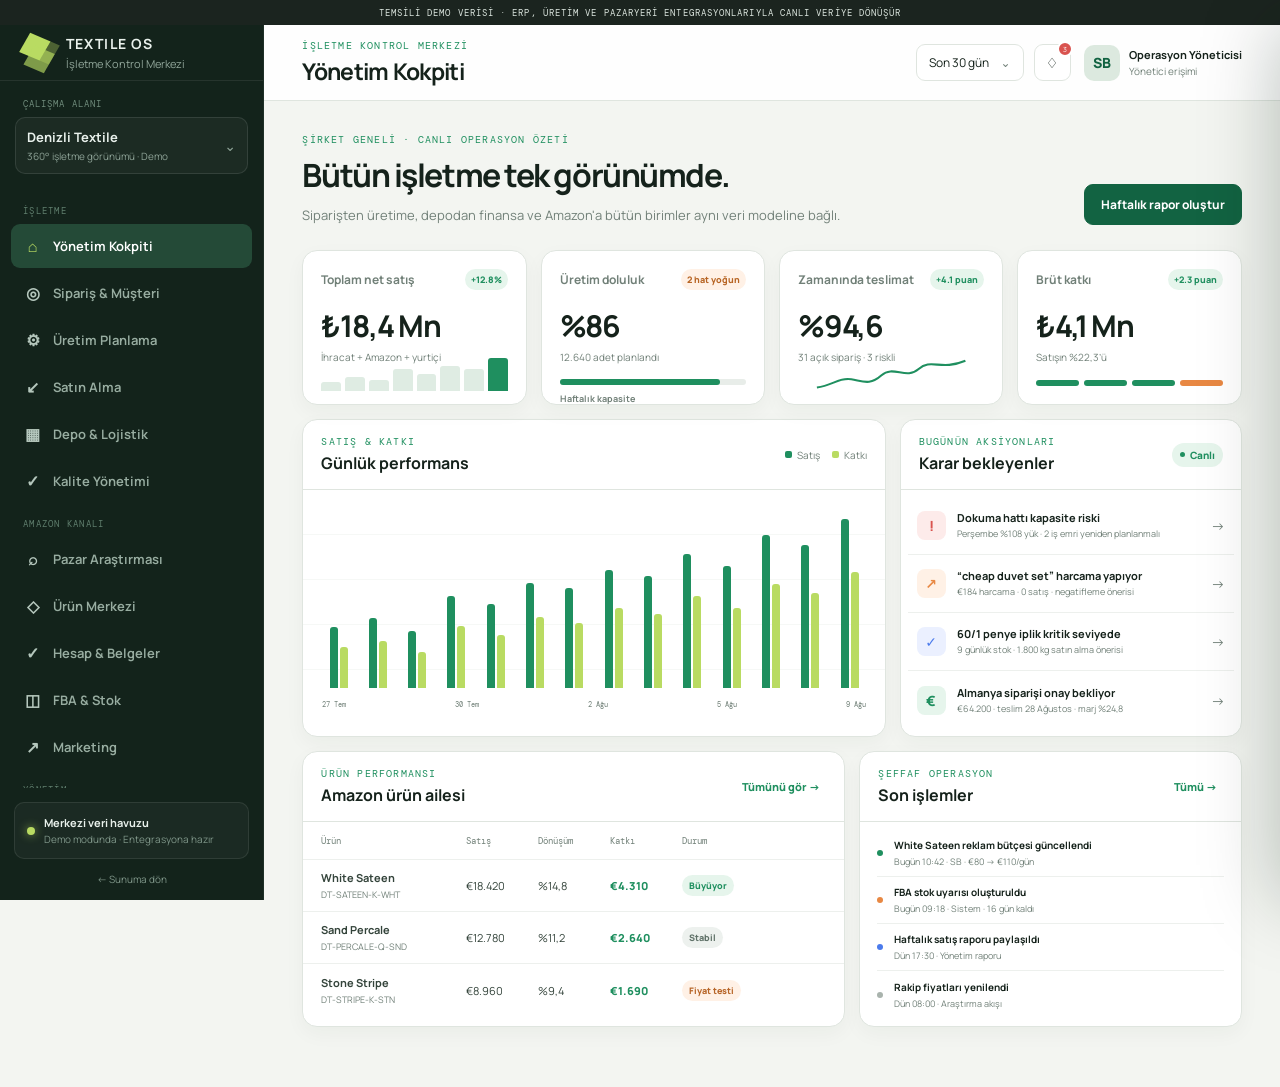
<file: amazon-commerce-os/index.html>
<!doctype html>
<html lang="tr">
<head>
  <meta charset="utf-8">
  <meta name="viewport" content="width=device-width, initial-scale=1">
  <meta name="theme-color" content="#111915">
  <title>Textile Business OS | İşletme Kontrol Merkezi</title>
  <meta name="description" content="Satıştan üretime, depodan finansa ve Amazon'a tüm tekstil operasyonunu tek merkezde yöneten demo işletme sistemi.">
  <link rel="preconnect" href="https://fonts.googleapis.com">
  <link rel="preconnect" href="https://fonts.gstatic.com" crossorigin>
  <link href="https://fonts.googleapis.com/css2?family=DM+Mono:wght@400;500&family=Manrope:wght@400;500;600;700;800&display=swap" rel="stylesheet">
  <link rel="stylesheet" href="styles.css?v=20260809-4">
</head>
<body>
  <div class="demo-ribbon">TEMSİLİ DEMO VERİSİ · ERP, ÜRETİM VE PAZARYERİ ENTEGRASYONLARIYLA CANLI VERİYE DÖNÜŞÜR</div>
  <div class="app-shell">
    <aside class="sidebar" id="sidebar">
      <a class="brand" href="#overview" data-route="overview">
        <span class="brand-mark"><i></i><i></i><i></i></span>
        <span><strong>TEXTILE OS</strong><small>İşletme Kontrol Merkezi</small></span>
      </a>
      <div class="workspace-switcher">
        <span>ÇALIŞMA ALANI</span>
        <button type="button"><b>Denizli Textile</b><small>360° işletme görünümü · Demo</small><i>⌄</i></button>
      </div>
      <nav class="nav-menu" aria-label="Uygulama menüsü">
        <span class="nav-section">İŞLETME</span>
        <button class="nav-item active" type="button" data-route="overview"><span class="nav-icon">⌂</span>Yönetim Kokpiti</button>
        <button class="nav-item" type="button" data-route="orders"><span class="nav-icon">◎</span>Sipariş & Müşteri</button>
        <button class="nav-item" type="button" data-route="production"><span class="nav-icon">⚙</span>Üretim Planlama</button>
        <button class="nav-item" type="button" data-route="procurement"><span class="nav-icon">↙</span>Satın Alma</button>
        <button class="nav-item" type="button" data-route="warehouse"><span class="nav-icon">▦</span>Depo & Lojistik</button>
        <button class="nav-item" type="button" data-route="quality"><span class="nav-icon">✓</span>Kalite Yönetimi</button>
        <span class="nav-section">AMAZON KANALI</span>
        <button class="nav-item" type="button" data-route="research"><span class="nav-icon">⌕</span>Pazar Araştırması</button>
        <button class="nav-item" type="button" data-route="products"><span class="nav-icon">◇</span>Ürün Merkezi</button>
        <button class="nav-item" type="button" data-route="account"><span class="nav-icon">✓</span>Hesap & Belgeler</button>
        <button class="nav-item" type="button" data-route="inventory"><span class="nav-icon">◫</span>FBA & Stok</button>
        <button class="nav-item" type="button" data-route="marketing"><span class="nav-icon">↗</span>Marketing</button>
        <span class="nav-section">YÖNETİM</span>
        <button class="nav-item" type="button" data-route="intelligence"><span class="nav-icon">✦</span>Algoritmalar & API</button>
        <button class="nav-item" type="button" data-route="finance"><span class="nav-icon">€</span>Finans & Matematik</button>
        <button class="nav-item" type="button" data-route="tasks"><span class="nav-icon">☷</span>Görevler<span class="nav-count">6</span></button>
        <button class="nav-item" type="button" data-route="reports"><span class="nav-icon">▤</span>Raporlar</button>
      </nav>
      <div class="sidebar-footer">
        <div class="sync-card"><span class="sync-dot"></span><div><b>Merkezi veri havuzu</b><small>Demo modunda · Entegrasyona hazır</small></div></div>
        <a href="../amazon-denizli/">← Sunuma dön</a>
      </div>
    </aside>

    <main class="main-area">
      <header class="topbar">
        <button class="menu-toggle" id="menuToggle" type="button" aria-label="Menüyü aç">☰</button>
        <div><p id="pageEyebrow">KONTROL MERKEZİ</p><h1 id="pageTitle">Genel Bakış</h1></div>
        <div class="topbar-actions">
          <button class="period-button" type="button">Son 30 gün <span>⌄</span></button>
          <button class="icon-button" type="button" id="notificationButton" aria-label="Bildirimler">♢<span>3</span></button>
          <div class="profile"><div>SB</div><span><b>Operasyon Yöneticisi</b><small>Yönetici erişimi</small></span></div>
        </div>
      </header>

      <div class="content-area">
        <section class="page active" id="page-overview" data-page="overview">
          <div class="page-intro">
            <div><p class="overline">ŞİRKET GENELİ · CANLI OPERASYON ÖZETİ</p><h2>Bütün işletme tek görünümde.</h2><p>Siparişten üretime, depodan finansa ve Amazon'a bütün birimler aynı veri modeline bağlı.</p></div>
            <button class="primary-button" type="button" data-action="weekly-report">Haftalık rapor oluştur</button>
          </div>

          <div class="kpi-grid">
            <article class="kpi-card"><div class="kpi-head"><span>Toplam net satış</span><i class="trend up">+12.8%</i></div><strong>₺18,4 Mn</strong><small>İhracat + Amazon + yurtiçi</small><div class="spark bars-a"><i></i><i></i><i></i><i></i><i></i><i></i><i></i><i></i></div></article>
            <article class="kpi-card"><div class="kpi-head"><span>Üretim doluluk</span><i class="trend warning">2 hat yoğun</i></div><strong>%86</strong><small>12.640 adet planlandı</small><div class="meter"><i style="width:86%"></i><b>Haftalık kapasite</b></div></article>
            <article class="kpi-card"><div class="kpi-head"><span>Zamanında teslimat</span><i class="trend up">+4.1 puan</i></div><strong>%94,6</strong><small>31 açık sipariş · 3 riskli</small><div class="spark line-spark"><svg viewBox="0 0 220 48" role="img" aria-label="Teslimat trendi"><path d="M2 43 C25 40,34 28,52 31 S79 40,96 25 S132 32,150 16 S182 19,218 4" fill="none" stroke="currentColor" stroke-width="3"/></svg></div></article>
            <article class="kpi-card"><div class="kpi-head"><span>Brüt katkı</span><i class="trend up">+2.3 puan</i></div><strong>₺4,1 Mn</strong><small>Satışın %22,3’ü</small><div class="stock-mini"><i class="safe"></i><i class="safe"></i><i class="safe"></i><i class="warning"></i></div></article>
          </div>

          <div class="overview-grid">
            <article class="panel sales-panel">
              <header><div><p class="panel-overline">SATIŞ & KATKI</p><h3>Günlük performans</h3></div><div class="legend"><span><i class="sales"></i>Satış</span><span><i class="profit"></i>Katkı</span></div></header>
              <div class="chart" id="salesChart" aria-label="14 günlük satış ve katkı grafiği"></div>
              <div class="chart-labels"><span>27 Tem</span><span>30 Tem</span><span>2 Ağu</span><span>5 Ağu</span><span>9 Ağu</span></div>
            </article>
            <article class="panel attention-panel">
              <header><div><p class="panel-overline">BUGÜNÜN AKSİYONLARI</p><h3>Karar bekleyenler</h3></div><span class="live-badge"><i></i>Canlı</span></header>
              <div class="attention-list">
                <button type="button" data-jump="production"><span class="attention-icon danger">!</span><div><b>Dokuma hattı kapasite riski</b><small>Perşembe %108 yük · 2 iş emri yeniden planlanmalı</small></div><i>→</i></button>
                <button type="button" data-jump="marketing"><span class="attention-icon warning">↗</span><div><b>“cheap duvet set” harcama yapıyor</b><small>€184 harcama · 0 satış · negatifleme önerisi</small></div><i>→</i></button>
                <button type="button" data-jump="procurement"><span class="attention-icon info">✓</span><div><b>60/1 penye iplik kritik seviyede</b><small>9 günlük stok · 1.800 kg satın alma önerisi</small></div><i>→</i></button>
                <button type="button" data-jump="orders"><span class="attention-icon success">€</span><div><b>Almanya siparişi onay bekliyor</b><small>€64.200 · teslim 28 Ağustos · marj %24,8</small></div><i>→</i></button>
              </div>
            </article>
          </div>

          <div class="overview-grid lower-grid">
            <article class="panel product-performance">
              <header><div><p class="panel-overline">ÜRÜN PERFORMANSI</p><h3>Amazon ürün ailesi</h3></div><button class="text-button" type="button" data-jump="products">Tümünü gör →</button></header>
              <div class="product-table compact-table">
                <div class="table-row table-head"><span>Ürün</span><span>Satış</span><span>Dönüşüm</span><span>Katkı</span><span>Durum</span></div>
                <div class="table-row"><span><b>White Sateen</b><small>DT-SATEEN-K-WHT</small></span><span>€18.420</span><span>%14,8</span><span class="positive">€4.310</span><span><i class="status-pill growing">Büyüyor</i></span></div>
                <div class="table-row"><span><b>Sand Percale</b><small>DT-PERCALE-Q-SND</small></span><span>€12.780</span><span>%11,2</span><span class="positive">€2.640</span><span><i class="status-pill stable">Stabil</i></span></div>
                <div class="table-row"><span><b>Stone Stripe</b><small>DT-STRIPE-K-STN</small></span><span>€8.960</span><span>%9,4</span><span class="positive">€1.690</span><span><i class="status-pill test">Fiyat testi</i></span></div>
              </div>
            </article>
            <article class="panel activity-panel">
              <header><div><p class="panel-overline">ŞEFFAF OPERASYON</p><h3>Son işlemler</h3></div><button class="text-button" type="button" data-jump="tasks">Tümü →</button></header>
              <div class="activity-list" id="activityList">
                <article><i class="activity-dot green"></i><div><b>White Sateen reklam bütçesi güncellendi</b><small>Bugün 10:42 · SB · €80 → €110/gün</small></div></article>
                <article><i class="activity-dot orange"></i><div><b>FBA stok uyarısı oluşturuldu</b><small>Bugün 09:18 · Sistem · 16 gün kaldı</small></div></article>
                <article><i class="activity-dot blue"></i><div><b>Haftalık satış raporu paylaşıldı</b><small>Dün 17:30 · Yönetim raporu</small></div></article>
                <article><i class="activity-dot gray"></i><div><b>Rakip fiyatları yenilendi</b><small>Dün 08:00 · Araştırma akışı</small></div></article>
              </div>
            </article>
          </div>
        </section>

        <section class="page" id="page-orders" data-page="orders">
          <div class="page-intro"><div><p class="overline">SİPARİŞTEN TESLİMATA</p><h2>Bütün kanallar, tek sipariş havuzu.</h2><p>İhracat müşterileri, Amazon ve yurtiçi siparişleri kapasite, maliyet ve terminle birlikte yönetilir.</p></div><button class="primary-button" type="button" data-action="new-order">Sipariş oluştur</button></div>
          <div class="research-summary"><article><span>Açık sipariş</span><strong>31</strong><small>₺7,8 Mn sipariş değeri</small></article><article><span>Bu hafta sevk</span><strong>8</strong><small>4 ülke · 3.840 adet</small></article><article><span>Riskli termin</span><strong>3</strong><small>Üretim planı etkileniyor</small></article><article><span>Ortalama marj</span><strong>%23,6</strong><small>+1,8 puan</small></article></div>
          <article class="panel"><header><div><p class="panel-overline">SİPARİŞ PORTFÖYÜ</p><h3>Kanal ve müşteri bazında durum</h3></div><div class="segmented"><button class="active" type="button">Tümü</button><button type="button">İhracat</button><button type="button">Amazon</button></div></header><div class="product-table"><div class="table-row table-head"><span>Sipariş</span><span>Müşteri / Kanal</span><span>Değer</span><span>Termin</span><span>İlerleme</span><span>Durum</span></div><div class="table-row"><span><b>SO-2026-1842</b><small>2.400 nevresim seti</small></span><span>Nordhaus GmbH</span><span>€64.200</span><span>28 Ağu</span><span>%62</span><span><i class="status-pill growing">Üretimde</i></span></div><div class="table-row"><span><b>AMZ-EU-W32</b><small>420 FBA replenishment</small></span><span>Amazon Europe</span><span>€18.940</span><span>14 Ağu</span><span>%88</span><span><i class="status-pill stable">Sevkiyatta</i></span></div><div class="table-row"><span><b>SO-2026-1838</b><small>1.200 hotel collection</small></span><span>Maison Lune SAS</span><span>€41.600</span><span>22 Ağu</span><span>%44</span><span><i class="status-pill test">Kalite bekliyor</i></span></div><div class="table-row"><span><b>SO-2026-1851</b><small>800 percale set</small></span><span>Harbor Living Ltd.</span><span>£26.400</span><span>3 Eyl</span><span>%18</span><span><i class="status-pill stable">Planlandı</i></span></div></div></article>
          <div class="two-column"><article class="panel"><header><div><p class="panel-overline">MÜŞTERİ 360</p><h3>Nordhaus GmbH</h3></div><span class="status-pill growing">A segmenti</span></header><div class="metric-list"><span><small>Yıllık satış</small><b>€842.000</b></span><span><small>Ortalama tahsilat</small><b>31 gün</b></span><span><small>Zamanında teslimat</small><b>%97,2</b></span><span><small>Açık bakiye</small><b>€86.400</b></span></div></article><article class="panel"><header><div><p class="panel-overline">KANAL DAĞILIMI</p><h3>Gelir nereden geliyor?</h3></div></header><div class="channel-bars"><span><b>İhracat B2B</b><i><em style="width:68%"></em></i><strong>%68</strong></span><span><b>Amazon</b><i><em style="width:21%"></em></i><strong>%21</strong></span><span><b>Yurtiçi</b><i><em style="width:11%"></em></i><strong>%11</strong></span></div></article></div>
        </section>

        <section class="page" id="page-production" data-page="production">
          <div class="page-intro"><div><p class="overline">ÜRETİM PLANLAMA & TAKİP</p><h2>Sipariş, kapasite ve termin aynı planda.</h2><p>Dokuma, boya-terbiye, kesim, dikim ve paketleme aşamaları iş emri bazında izlenir.</p></div><button class="primary-button" type="button" data-action="new-work-order">İş emri aç</button></div>
          <div class="inventory-kpis"><article><span>Aktif iş emri</span><strong>18</strong><small>12.640 adet</small></article><article><span>Kapasite kullanımı</span><strong>%86</strong><small>2 hat yoğun</small></article><article><span>Bugün tamamlanan</span><strong>1.480</strong><small>%98 plan uyumu</small></article><article class="alert"><span>Termin riski</span><strong>3</strong><small>Yeniden planlanmalı</small></article></div>
          <article class="panel"><header><div><p class="panel-overline">HAFTALIK KAPASİTE</p><h3>Hat yükleme planı</h3></div><button class="secondary-button" type="button" data-action="optimize-plan">Planı optimize et</button></header><div class="capacity-board"><article><b>Dokuma</b><span><i style="width:92%"></i></span><strong>%92</strong><small>4.820 metre</small></article><article><b>Boya & Terbiye</b><span><i style="width:74%"></i></span><strong>%74</strong><small>3.640 metre</small></article><article class="risk"><b>Kesim</b><span><i style="width:108%"></i></span><strong>%108</strong><small>420 adet kapasite aşımı</small></article><article><b>Dikim</b><span><i style="width:88%"></i></span><strong>%88</strong><small>4.180 adet</small></article><article><b>Paketleme</b><span><i style="width:69%"></i></span><strong>%69</strong><small>3.200 adet</small></article></div></article>
          <article class="panel"><header><div><p class="panel-overline">İŞ EMİRLERİ</p><h3>Üretim akışı</h3></div><span class="updated">Son veri: 11:04</span></header><div class="product-table"><div class="table-row table-head"><span>İş emri</span><span>Ürün</span><span>Miktar</span><span>Aşama</span><span>Tamamlanma</span><span>Termin</span></div><div class="table-row"><span><b>WO-240819</b><small>Nordhaus · SO-1842</small></span><span>White Sateen</span><span>2.400</span><span>Dikim</span><span>%62</span><span><i class="days safe">28 Ağu</i></span></div><div class="table-row"><span><b>WO-240822</b><small>Maison Lune · SO-1838</small></span><span>Hotel Collection</span><span>1.200</span><span>Kalite</span><span>%44</span><span><i class="days warning">22 Ağu</i></span></div><div class="table-row"><span><b>WO-240827</b><small>Amazon · AMZ-W32</small></span><span>White Sateen</span><span>420</span><span>Paketleme</span><span>%88</span><span><i class="days danger">14 Ağu</i></span></div></div></article>
        </section>

        <section class="page" id="page-procurement" data-page="procurement">
          <div class="page-intro"><div><p class="overline">SATIN ALMA & TEDARİK</p><h2>İhtiyaç oluşmadan önce malzemeyi görün.</h2><p>Üretim planı hammadde ihtiyacını otomatik hesaplar; teklif, sipariş ve tedarikçi performansı izlenir.</p></div><button class="primary-button" type="button" data-action="new-purchase">Satın alma talebi</button></div>
          <div class="research-summary"><article><span>Açık satın alma</span><strong>₺2,1 Mn</strong><small>14 sipariş</small></article><article><span>Kritik malzeme</span><strong>4</strong><small>9–14 günlük stok</small></article><article><span>Zamanında tedarik</span><strong>%91</strong><small>+3 puan</small></article><article><span>Onay bekleyen</span><strong>₺684 B</strong><small>3 talep</small></article></div>
          <article class="panel"><header><div><p class="panel-overline">MALZEME İHTİYAÇ PLANI</p><h3>Üretime göre satın alma önerileri</h3></div><span class="status-pill test">MRP önerisi</span></header><div class="inventory-table"><div class="table-row table-head"><span>Malzeme</span><span>Mevcut</span><span>İhtiyaç</span><span>Kapsama</span><span>Öneri</span><span>Aksiyon</span></div><div class="table-row"><span><b>60/1 Penye İplik</b><small>RM-YARN-601</small></span><span>740 kg</span><span>2.280 kg</span><span><i class="days danger">9 gün</i></span><span>1.800 kg</span><span><button type="button" data-action="approve-purchase">Talep aç</button></span></div><div class="table-row"><span><b>Reaktif Beyaz Boya</b><small>RM-DYE-W01</small></span><span>420 kg</span><span>610 kg</span><span><i class="days warning">17 gün</i></span><span>300 kg</span><span><i class="status-pill test">Teklif al</i></span></div><div class="table-row"><span><b>Kraft Kutu · King</b><small>PK-BOX-KNG</small></span><span>1.840</span><span>1.260</span><span><i class="days safe">46 gün</i></span><span>—</span><span><i class="status-pill stable">Sağlıklı</i></span></div></div></article>
          <div class="two-column"><article class="panel"><header><div><p class="panel-overline">TEDARİKÇİ SKORU</p><h3>Performans sıralaması</h3></div></header><div class="supplier-list"><article><span>1</span><div><b>Ege İplik A.Ş.</b><small>Kalite %98 · Termin %96</small></div><strong>94</strong></article><article><span>2</span><div><b>Pamukkale Ambalaj</b><small>Kalite %97 · Termin %91</small></div><strong>91</strong></article><article><span>3</span><div><b>Anadolu Kimya</b><small>Kalite %93 · Termin %86</small></div><strong>86</strong></article></div></article><article class="panel"><header><div><p class="panel-overline">FİYAT ETKİSİ</p><h3>Hammadde maliyet değişimi</h3></div></header><div class="metric-list"><span><small>Pamuk ipliği / 30 gün</small><b class="negative">+%4,8</b></span><span><small>Ambalaj / 30 gün</small><b>+%1,2</b></span><span><small>Boya kimyasalı / 30 gün</small><b class="positive">−%2,1</b></span><span><small>Toplam ürün maliyeti etkisi</small><b>+%1,6</b></span></div></article></div>
        </section>

        <section class="page" id="page-warehouse" data-page="warehouse">
          <div class="page-intro"><div><p class="overline">DEPO & LOJİSTİK</p><h2>Hammadde, yarı mamul ve bitmiş ürün tek haritada.</h2><p>Lot, lokasyon, rezervasyon, sevkiyat ve gümrük durumu uçtan uca izlenir.</p></div><button class="primary-button" type="button" data-action="new-transfer">Transfer oluştur</button></div>
          <div class="inventory-kpis"><article><span>Toplam stok değeri</span><strong>₺11,8 Mn</strong><small>4 depo</small></article><article><span>Rezerve stok</span><strong>4.860</strong><small>31 sipariş için</small></article><article><span>Bugün sevk</span><strong>8</strong><small>3 ihracat · 1 FBA</small></article><article class="alert"><span>Sayım farkı</span><strong>2</strong><small>İnceleme bekliyor</small></article></div>
          <div class="warehouse-map"><article><span>01</span><b>Hammadde Deposu</b><strong>₺4,2 Mn</strong><small>%78 doluluk</small><i><em style="width:78%"></em></i></article><article><span>02</span><b>Üretim Ara Stok</b><strong>3.280 adet</strong><small>%64 doluluk</small><i><em style="width:64%"></em></i></article><article><span>03</span><b>Bitmiş Ürün</b><strong>6.940 adet</strong><small>%82 doluluk</small><i><em style="width:82%"></em></i></article><article><span>04</span><b>Amazon FBA</b><strong>1.248 adet</strong><small>38 gün kapsam</small><i><em style="width:58%"></em></i></article></div>
          <article class="panel"><header><div><p class="panel-overline">SEVKİYAT TAKİBİ</p><h3>Kapıdan müşteriye</h3></div><span class="updated">4 aktif sevkiyat</span></header><div class="product-table"><div class="table-row table-head"><span>Sevkiyat</span><span>Hedef</span><span>Yük</span><span>Taşıyıcı</span><span>ETA</span><span>Durum</span></div><div class="table-row"><span><b>SHP-2408-31</b><small>İhracat</small></span><span>Hamburg, DE</span><span>14 palet</span><span>DB Schenker</span><span>16 Ağu</span><span><i class="status-pill growing">Yolda</i></span></div><div class="table-row"><span><b>FBA-EU-2408-03</b><small>Amazon</small></span><span>LEJ1, DE</span><span>420 adet</span><span>UPS</span><span>14 Ağu</span><span><i class="status-pill test">Gümrükte</i></span></div><div class="table-row"><span><b>SHP-2408-34</b><small>İhracat</small></span><span>Lyon, FR</span><span>8 palet</span><span>DSV</span><span>18 Ağu</span><span><i class="status-pill stable">Hazırlanıyor</i></span></div></div></article>
        </section>

        <section class="page" id="page-quality" data-page="quality">
          <div class="page-intro"><div><p class="overline">KALİTE YÖNETİMİ</p><h2>Kaliteyi final kontrolde değil, süreçte yönetin.</h2><p>Lot bazında kontrol, uygunsuzluk, düzeltici faaliyet ve müşteri geri bildirimi aynı kayıtta.</p></div><button class="primary-button" type="button" data-action="new-quality">Kontrol kaydı aç</button></div>
          <div class="research-summary"><article><span>İlk seferde geçiş</span><strong>%97,4</strong><small>+0,8 puan</small></article><article><span>Açık uygunsuzluk</span><strong>6</strong><small>2 kritik</small></article><article><span>İade oranı</span><strong>%1,8</strong><small>Hedef ≤ %2,5</small></article><article><span>Müşteri kalite skoru</span><strong>4,7/5</strong><small>Son 90 gün</small></article></div>
          <div class="two-column"><article class="panel"><header><div><p class="panel-overline">KALİTE KAPILARI</p><h3>Aktif kontroller</h3></div></header><div class="quality-gates"><article class="done"><i>✓</i><div><b>Hammadde kabul</b><small>18 lot · %100 kontrol</small></div><strong>%99,1</strong></article><article class="done"><i>✓</i><div><b>Proses kontrol</b><small>12 iş emri · 4.820 metre</small></div><strong>%97,8</strong></article><article class="warning"><i>!</i><div><b>Final kontrol</b><small>WO-240822 renk sapması inceleniyor</small></div><strong>%96,4</strong></article><article class="done"><i>✓</i><div><b>Sevk öncesi</b><small>3 sipariş serbest bırakıldı</small></div><strong>%100</strong></article></div></article><article class="panel"><header><div><p class="panel-overline">UYGUNSUZLUK PARETO</p><h3>Tekrarlayan nedenler</h3></div></header><div class="channel-bars"><span><b>Renk tonu</b><i><em style="width:42%"></em></i><strong>8</strong></span><span><b>Dikiş hatası</b><i><em style="width:31%"></em></i><strong>6</strong></span><span><b>Ölçü toleransı</b><i><em style="width:21%"></em></i><strong>4</strong></span><span><b>Paketleme</b><i><em style="width:10%"></em></i><strong>2</strong></span></div></article></div>
          <article class="panel"><header><div><p class="panel-overline">İZLENEBİLİRLİK</p><h3>Ürün geriye doğru nereden geldi?</h3></div></header><div class="identity-flow"><article><small>MÜŞTERİ SİPARİŞİ</small><b>SO-2026-1838</b></article><i>→</i><article><small>İŞ EMRİ</small><b>WO-240822</b></article><i>→</i><article><small>KUMAŞ LOTU</small><b>FAB-08-441</b></article><i>→</i><article><small>İPLİK LOTU</small><b>YRN-601-982</b></article></div></article>
        </section>

        <section class="page" id="page-research" data-page="research">
          <div class="page-intro"><div><p class="overline">PAZAR ARAŞTIRMASI</p><h2>Karar vermeden önce talebi okuyun.</h2><p>Arama, rakip, fiyat ve yorum verileri tek araştırma dosyasında.</p></div><button class="primary-button" type="button" data-action="new-research">Yeni araştırma</button></div>
          <div class="research-summary">
            <article><span>Takip edilen kelime</span><strong>128</strong><small>32 yüksek fırsat</small></article><article><span>Rakip ASIN</span><strong>24</strong><small>6 ana rakip</small></article><article><span>Ortalama fiyat</span><strong>€118</strong><small>€79–€169 aralığı</small></article><article><span>Yorum içgörüsü</span><strong>1.842</strong><small>11 tekrar eden sorun</small></article>
          </div>
          <div class="two-column">
            <article class="panel"><header><div><p class="panel-overline">ARAMA FIRSATLARI</p><h3>Anahtar kelime havuzu</h3></div><span class="updated">Bugün 08:00</span></header><div class="keyword-table"><div class="table-row table-head"><span>Arama</span><span>Talep</span><span>Rekabet</span><span>Fırsat</span></div><div class="table-row"><span><b>cotton duvet cover</b><small>EU · EN</small></span><span>Yüksek</span><span>Yüksek</span><span><i class="score high">82</i></span></div><div class="table-row"><span><b>percale duvet cover</b><small>EU · EN</small></span><span>Orta</span><span>Orta</span><span><i class="score high">88</i></span></div><div class="table-row"><span><b>hotel quality bedding</b><small>EU · EN</small></span><span>Orta</span><span>Düşük</span><span><i class="score high">91</i></span></div><div class="table-row"><span><b>soft duvet set</b><small>EU · EN</small></span><span>Yüksek</span><span>Yüksek</span><span><i class="score mid">69</i></span></div></div></article>
            <article class="panel"><header><div><p class="panel-overline">MÜŞTERİ SESİ</p><h3>Rakip yorumlarından fırsatlar</h3></div><span class="updated">1.842 yorum</span></header><div class="insight-list"><article><span>01</span><div><b>Yıkama sonrası çekme</b><p>İncelenen olumsuz yorumların %18’i ölçü kaybından bahsediyor.</p></div><i class="opportunity">Ürün fırsatı</i></article><article><span>02</span><div><b>Renk görselden farklı</b><p>Fotoğraf standardı ve renk anlatımı dönüşümü etkiliyor.</p></div><i class="opportunity">İçerik fırsatı</i></article><article><span>03</span><div><b>Paket içeriği belirsiz</b><p>Müşteriler kaç parça geldiğini ürün sayfasında göremiyor.</p></div><i class="opportunity">Listeleme fırsatı</i></article></div></article>
          </div>
          <article class="panel competitor-panel"><header><div><p class="panel-overline">RAKİP TAKİBİ</p><h3>Öncelikli ASIN karşılaştırması</h3></div><button class="secondary-button" type="button" data-action="refresh-competitors">Fiyatları yenile</button></header><div class="product-table"><div class="table-row table-head"><span>Rakip</span><span>Fiyat</span><span>Puan</span><span>Yorum</span><span>Fırsat alanı</span><span>Son değişim</span></div><div class="table-row"><span><b>ASIN · B0D•••21</b><small>Premium Sateen</small></span><span>€139</span><span>4,5</span><span>2.840</span><span>Paket içeriği</span><span class="negative">+€6</span></div><div class="table-row"><span><b>ASIN · B0C•••84</b><small>Natural Percale</small></span><span>€119</span><span>4,3</span><span>1.290</span><span>Renk doğruluğu</span><span class="positive">−€4</span></div><div class="table-row"><span><b>ASIN · B09•••16</b><small>Hotel Collection</small></span><span>€149</span><span>4,6</span><span>4.110</span><span>Yıkama dayanımı</span><span>—</span></div></div></article>
        </section>

        <section class="page" id="page-products" data-page="products">
          <div class="page-intro"><div><p class="overline">ÜRÜN MERKEZİ</p><h2>Her SKU’nun tek doğrusu.</h2><p>ERP ürün kodu, Amazon SKU, ASIN, içerik, maliyet ve operasyon durumu tek kayıtta.</p></div><button class="primary-button" type="button" data-action="add-product">Ürün ekle</button></div>
          <div class="product-card-grid" id="productCards"></div>
          <article class="panel data-map-panel"><header><div><p class="panel-overline">ÜRÜN VERİ HARİTASI</p><h3>Tek ürün, bütün sistemlerde aynı kimlik</h3></div></header><div class="identity-flow"><article><small>ERP KODU</small><b>NV-24001</b></article><i>→</i><article><small>AMAZON SKU</small><b>DT-SATEEN-K-WHT</b></article><i>→</i><article><small>ASIN</small><b>B0DEMO2401</b></article><i>→</i><article><small>FNSKU</small><b>X00DEMO9A1</b></article></div></article>
        </section>

        <section class="page" id="page-account" data-page="account">
          <div class="page-intro"><div><p class="overline">HESAP & BELGELER</p><h2>Amazon hazırlığı görünür ve kontrollü.</h2><p>Her belge, sorumlu, onay ve sonraki adım kayıt altında.</p></div><button class="primary-button" type="button" data-action="upload-document">Belge ekle</button></div>
          <div class="readiness-layout">
            <article class="readiness-score"><div class="score-ring"><strong>82%</strong><span>Hazırlık</span></div><h3>Hesap dosyası lansmana yakın</h3><p>2 kritik adım tamamlandığında Brand Registry ve FBA sevkiyatı başlatılabilir.</p><div class="readiness-meta"><span><b>9</b> tamamlandı</span><span><b>2</b> bekliyor</span><span><b>1</b> onayda</span></div></article>
            <article class="panel checklist-panel"><header><div><p class="panel-overline">KURULUM KONTROL LİSTESİ</p><h3>Seller Central hazırlığı</h3></div></header><div class="checklist"><button class="done" type="button"><i>✓</i><span><b>Şirket kayıt bilgileri</b><small>Doğrulandı · 7 Ağustos</small></span><em>Tamam</em></button><button class="done" type="button"><i>✓</i><span><b>Yetkili kimliği ve adres kanıtı</b><small>Doğrulandı · 7 Ağustos</small></span><em>Tamam</em></button><button class="done" type="button"><i>✓</i><span><b>Banka hesabı ve ödeme kartı</b><small>Doğrulandı · 8 Ağustos</small></span><em>Tamam</em></button><button class="pending" type="button"><i>!</i><span><b>Marka sahipliği onayı</b><small>Firma yetkilisinden belge bekleniyor</small></span><em>Bekliyor</em></button><button class="review" type="button"><i>↗</i><span><b>EU Responsible Person</b><small>Hizmet sağlayıcı karşılaştırılıyor</small></span><em>İncelemede</em></button><button class="pending" type="button"><i>!</i><span><b>Ürün etiket örneği</b><small>İngilizce ve hedef ülke dili</small></span><em>Bekliyor</em></button></div></article>
          </div>
          <article class="panel approval-log"><header><div><p class="panel-overline">ONAY KAYDI</p><h3>Kim, neyi, ne zaman onayladı?</h3></div></header><div class="approval-grid"><article><span class="avatar">FY</span><div><b>Başlangıç pazarı: Almanya</b><small>Firma Yetkilisi · 8 Ağustos 14:20</small></div><i>Onaylandı</i></article><article><span class="avatar">SB</span><div><b>İlk ürün grubu: 3 SKU</b><small>Operasyon Yöneticisi · 8 Ağustos 11:05</small></div><i>Onaylandı</i></article><article><span class="avatar muted">—</span><div><b>İlk FBA sevkiyat adedi</b><small>Firma kararını bekliyor</small></div><i class="waiting">Bekliyor</i></article></div></article>
        </section>

        <section class="page" id="page-inventory" data-page="inventory">
          <div class="page-intro"><div><p class="overline">FBA & STOK</p><h2>Stok bitmeden üretimi başlatın.</h2><p>Fabrika, yoldaki ürün ve Amazon deposu tek stok görünümünde.</p></div><button class="primary-button" type="button" data-action="create-shipment">FBA sevkiyatı oluştur</button></div>
          <div class="inventory-kpis"><article><span>Fabrikada hazır</span><strong>680</strong><small>4 SKU</small></article><article><span>Yolda</span><strong>420</strong><small>ETA 14 Ağustos</small></article><article><span>FBA kullanılabilir</span><strong>1.248</strong><small>38 gün ortalama</small></article><article class="alert"><span>Üretim kararı</span><strong>240</strong><small>White Sateen önerisi</small></article></div>
          <article class="panel"><header><div><p class="panel-overline">STOK SAĞLIĞI</p><h3>SKU bazında kapsama ve yeniden sipariş</h3></div><span class="updated">Son güncelleme 10:45</span></header><div class="inventory-table"><div class="table-row table-head"><span>Ürün</span><span>Fabrika</span><span>Yolda</span><span>FBA</span><span>Kalan gün</span><span>Öneri</span></div><div class="table-row"><span><b>White Sateen</b><small>DT-SATEEN-K-WHT</small></span><span>120</span><span>80</span><span>310</span><span><i class="days danger">16 gün</i></span><span><button type="button" data-action="approve-production">240 üret</button></span></div><div class="table-row"><span><b>Sand Percale</b><small>DT-PERCALE-Q-SND</small></span><span>260</span><span>180</span><span>438</span><span><i class="days safe">42 gün</i></span><span><i class="status-pill stable">İzle</i></span></div><div class="table-row"><span><b>Stone Stripe</b><small>DT-STRIPE-K-STN</small></span><span>180</span><span>160</span><span>286</span><span><i class="days safe">51 gün</i></span><span><i class="status-pill stable">Sağlıklı</i></span></div><div class="table-row"><span><b>Ivory Jacquard</b><small>DT-JACQ-Q-IVR</small></span><span>120</span><span>0</span><span>214</span><span><i class="days warning">27 gün</i></span><span><i class="status-pill test">Sevkiyat planla</i></span></div></div></article>
          <div class="two-column"><article class="panel"><header><div><p class="panel-overline">STOK AKIŞI</p><h3>Ürün nerede?</h3></div></header><div class="stock-flow"><article><span>01</span><b>Fabrika</b><strong>680</strong><small>Hazır ürün</small></article><i>→</i><article><span>02</span><b>Transit</b><strong>420</strong><small>2 sevkiyat</small></article><i>→</i><article><span>03</span><b>FBA</b><strong>1.248</strong><small>Satılabilir</small></article><i>→</i><article><span>04</span><b>Müşteri</b><strong>1.036</strong><small>30 günlük satış</small></article></div></article><article class="panel"><header><div><p class="panel-overline">GELEN SEVKİYATLAR</p><h3>FBA kabul takibi</h3></div></header><div class="shipment-list"><article><span><b>FBA-EU-2408-01</b><small>240 ürün · ETA 14 Ağustos</small></span><i class="status-pill growing">Yolda</i></article><article><span><b>FBA-EU-2408-02</b><small>180 ürün · Koli planı hazırlanıyor</small></span><i class="status-pill test">Hazırlık</i></article></div></article></div>
        </section>

        <section class="page" id="page-marketing" data-page="marketing">
          <div class="page-intro"><div><p class="overline">AMAZON MARKETING</p><h2>Her reklam harcamasının nedeni görünür.</h2><p>Kampanya, kelime, ürün ve toplam kârlılık aynı ekranda değerlendirilir.</p></div><button class="primary-button" type="button" data-action="new-campaign">Kampanya oluştur</button></div>
          <div class="marketing-kpis"><article><span>Reklam harcaması</span><strong>€6.086</strong><small>Son 30 gün</small></article><article><span>Reklam satışı</span><strong>€24.344</strong><small>4,0x ROAS</small></article><article><span>ACoS</span><strong>%25,0</strong><small>Hedef ≤ %28</small></article><article><span>TACoS</span><strong>%14,2</strong><small>−1,8 puan</small></article></div>
          <article class="panel"><header><div><p class="panel-overline">KAMPANYALAR</p><h3>Bütçe ve sonuç</h3></div><div class="segmented"><button class="active" type="button">Aktif</button><button type="button">Taslak</button><button type="button">Durduruldu</button></div></header><div class="campaign-table"><div class="table-row table-head"><span>Kampanya</span><span>Harcama</span><span>Satış</span><span>ACoS</span><span>Sipariş</span><span>Durum</span></div><div class="table-row"><span><b>SP · White Sateen · Exact</b><small>€110/gün</small></span><span>€2.180</span><span>€10.940</span><span class="positive">%19,9</span><span>86</span><span><i class="status-pill growing">Büyüt</i></span></div><div class="table-row"><span><b>SP · Bedding · Discovery</b><small>€70/gün</small></span><span>€1.740</span><span>€5.960</span><span>%29,2</span><span>43</span><span><i class="status-pill stable">Optimize et</i></span></div><div class="table-row"><span><b>SP · Competitor ASIN</b><small>€45/gün</small></span><span>€1.126</span><span>€3.180</span><span class="negative">%35,4</span><span>21</span><span><i class="status-pill test">Teklif düşür</i></span></div><div class="table-row"><span><b>SB · Brand Launch</b><small>€35/gün</small></span><span>€1.040</span><span>€4.264</span><span class="positive">%24,4</span><span>32</span><span><i class="status-pill growing">Aktif</i></span></div></div></article>
          <div class="two-column"><article class="panel"><header><div><p class="panel-overline">ARAMA TERİMLERİ</p><h3>Bugünün kararları</h3></div></header><div class="search-term-list"><article><span><b>hotel quality duvet cover</b><small>12 sipariş · %18,2 ACoS</small></span><button type="button" data-action="increase-bid">Teklifi artır</button></article><article><span><b>premium percale bedding</b><small>8 sipariş · %22,7 ACoS</small></span><button type="button" data-action="move-exact">Exact’e taşı</button></article><article class="waste"><span><b>cheap duvet set</b><small>€184 harcama · 0 sipariş</small></span><button type="button" data-action="negative-keyword">Negatifle</button></article></div></article><article class="panel"><header><div><p class="panel-overline">SATIŞ KAYNAĞI</p><h3>Organik bağımsızlık</h3></div></header><div class="source-split"><div class="donut"><span><b>%56,8</b><small>Organik</small></span></div><div class="source-legend"><span><i class="organic"></i><b>Organik satış</b><strong>€24.344</strong></span><span><i class="paid"></i><b>Reklam satışı</b><strong>€18.516</strong></span><p>TACoS düşerken toplam satış büyüyor: sağlıklı organik ivme.</p></div></div></article></div>
        </section>

        <section class="page" id="page-intelligence" data-page="intelligence">
          <div class="page-intro"><div><p class="overline">VERİ & KARAR MOTORU</p><h2>Veriyi toplar, riski hesaplar, aksiyon önerir.</h2><p>ERP, üretim, finans, lojistik ve Amazon verileri tek API katmanında birleşir.</p></div><button class="primary-button" type="button" id="runAlgorithms">Algoritmaları çalıştır</button></div>
          <div class="api-status-bar"><span class="api-pulse"></span><div><b>Demo API ağı aktif</b><small id="apiGeneratedAt">Servisler kontrol ediliyor</small></div><strong id="apiLatency">— ms</strong><em>Ortalama yanıt</em></div>
          <div class="intelligence-layout">
            <article class="panel"><header><div><p class="panel-overline">ENTEGRASYON KATMANI</p><h3>Servis sağlığı</h3></div><span class="live-badge"><i></i>API</span></header><div class="service-grid" id="serviceGrid"><div class="skeleton-row"></div><div class="skeleton-row"></div><div class="skeleton-row"></div></div></article>
            <article class="panel algorithm-panel"><header><div><p class="panel-overline">ALGORİTMA MOTORLARI</p><h3>Son hesaplamalar</h3></div><span class="updated" id="algorithmRunTime">Hazırlanıyor</span></header><div class="algorithm-list" id="algorithmList"></div></article>
          </div>
          <article class="panel decision-panel"><header><div><p class="panel-overline">KARAR KUYRUĞU</p><h3>Sistem ne öneriyor?</h3></div><button class="secondary-button" type="button" data-action="approve-all-decisions">Yüksek güvenlileri onayla</button></header><div class="decision-table" id="decisionTable"></div></article>
          <div class="model-flow"><article><span>01</span><b>Veri topla</b><small>ERP · Üretim · Amazon · Finans</small></article><i>→</i><article><span>02</span><b>Temizle & eşleştir</b><small>SKU · Sipariş · Lot · Maliyet</small></article><i>→</i><article><span>03</span><b>Hesapla</b><small>Tahmin · Risk · Marj · Kapasite</small></article><i>→</i><article><span>04</span><b>Aksiyon üret</b><small>Üret · Satın al · Sevk et · Optimize et</small></article></div>
        </section>

        <section class="page" id="page-finance" data-page="finance">
          <div class="page-intro"><div><p class="overline">FİNANS & MATEMATİK</p><h2>Şirketten kanala, siparişten ürüne gerçek kârlılık.</h2><p>Üretim, satın alma, lojistik ve kanal giderleri aynı finansal modelde birleşir.</p></div><button class="primary-button" type="button" data-action="save-scenario">Senaryoyu kaydet</button></div>
          <div class="research-summary"><article><span>Aylık net satış</span><strong>₺18,4 Mn</strong><small>+%12,8 büyüme</small></article><article><span>Brüt katkı</span><strong>₺4,1 Mn</strong><small>%22,3 oran</small></article><article><span>Nakit dönüşüm</span><strong>47 gün</strong><small>−6 gün iyileşme</small></article><article><span>Vadesi geçen</span><strong>₺428 B</strong><small>2 müşteri</small></article></div>
          <div class="calculator-layout">
            <article class="panel calculator-panel"><header><div><p class="panel-overline">BİRİM EKONOMİ HESAPLAYICI</p><h3>White Sateen · King</h3></div><span class="status-pill test">Canlı senaryo</span></header><div class="calculator-form"><label><span>KDV hariç net satış</span><div><i>€</i><input id="salePrice" type="number" min="1" step="1" value="100"></div></label><label><span>Amazon komisyonu</span><div><i>€</i><input id="referralFee" type="number" min="0" step="0.1" value="15"></div></label><label><span>FBA ve depolama</span><div><i>€</i><input id="fbaFee" type="number" min="0" step="0.1" value="12"></div></label><label><span>Reklam maliyeti</span><div><i>€</i><input id="adCost" type="number" min="0" step="0.1" value="12"></div></label><label><span>İade ve kampanya payı</span><div><i>€</i><input id="returnReserve" type="number" min="0" step="0.1" value="5"></div></label><label><span>Ürün + paket + sevkiyat</span><div><i>€</i><input id="landedCost" type="number" min="0" step="0.1" value="36"></div></label></div></article>
            <article class="economics-result"><p>ÜRÜN BAŞINA KATKI</p><strong id="contributionValue">€20,00</strong><span id="marginValue">%20,0 katkı oranı</span><div class="economics-waterfall"><i class="revenue" style="height:100%"><b>€100</b><small>Net satış</small></i><i class="cost amazon" style="height:73%"><b>−€27</b><small>Amazon</small></i><i class="cost marketing" style="height:56%"><b>−€17</b><small>Büyüme</small></i><i class="cost product" style="height:20%"><b>−€36</b><small>Ürün</small></i></div><div class="break-even"><span><small>Başabaş reklam</small><b id="breakEvenAd">€32,00</b></span><span><small>Başabaş satış fiyatı</small><b id="breakEvenPrice">€80,00</b></span><span><small>1.000 adet katkı</small><b id="thousandContribution">€20.000</b></span></div><p class="demo-note">Bu hesap temsili senaryodur. Gerçek değerler hedef pazar, ürün ölçüsü, Amazon ücretleri ve lojistik teklifleriyle doğrulanır.</p></article>
          </div>
          <article class="panel"><header><div><p class="panel-overline">ÜRÜN KÂRLILIK LİSTESİ</p><h3>Hangi ürünü büyütmeliyiz?</h3></div></header><div class="product-table"><div class="table-row table-head"><span>Ürün</span><span>Net fiyat</span><span>Toplam maliyet</span><span>Katkı</span><span>Oran</span><span>Karar</span></div><div class="table-row"><span><b>White Sateen</b><small>King · White</small></span><span>€100</span><span>€80</span><span class="positive">€20</span><span>%20,0</span><span><i class="status-pill growing">Büyüt</i></span></div><div class="table-row"><span><b>Sand Percale</b><small>Queen · Sand</small></span><span>€92</span><span>€74</span><span class="positive">€18</span><span>%19,6</span><span><i class="status-pill stable">Sürdür</i></span></div><div class="table-row"><span><b>Stone Stripe</b><small>King · Stone</small></span><span>€96</span><span>€82</span><span>€14</span><span>%14,6</span><span><i class="status-pill test">Fiyat testi</i></span></div></div></article>
        </section>

        <section class="page" id="page-tasks" data-page="tasks">
          <div class="page-intro"><div><p class="overline">GÖREV & ONAY MERKEZİ</p><h2>Kim, neyi, ne zamana kadar yapacak?</h2><p>Firma ve Amazon operasyon ekibi aynı çalışma planında.</p></div><button class="primary-button" type="button" data-action="add-task">Görev ekle</button></div>
          <div class="kanban" id="kanbanBoard"><section><header><span>YAPILACAK</span><b>3</b></header><article draggable="true"><i class="priority high"></i><small>FİRMA · 10 AĞU</small><b>Marka sahipliği belgesini yükle</b><p>Brand Registry başvurusu için gerekli.</p><span class="task-tag">Belge</span></article><article draggable="true"><i class="priority medium"></i><small>OPERASYON · 11 AĞU</small><b>White Sateen başlık varyantlarını hazırla</b><p>İki içerik yaklaşımı test edilecek.</p><span class="task-tag">İçerik</span></article><article draggable="true"><i class="priority medium"></i><small>FİRMA · 12 AĞU</small><b>240 adet üretim kararını onayla</b><p>Stok bitiş tahmini: 16 gün.</p><span class="task-tag">Stok</span></article></section><section><header><span>DEVAM EDİYOR</span><b>2</b></header><article draggable="true"><i class="priority medium"></i><small>OPERASYON · BUGÜN</small><b>Rakip yorum analizi</b><p>1.842 yorumdan tekrar eden sorunlar.</p><span class="task-tag">Araştırma</span></article><article draggable="true"><i class="priority low"></i><small>OPERASYON · 11 AĞU</small><b>FBA koli planını hazırla</b><p>İlk 420 adet için paket standardı.</p><span class="task-tag">FBA</span></article></section><section><header><span>ONAY BEKLİYOR</span><b>1</b></header><article draggable="true"><i class="priority high"></i><small>FİRMA · BUGÜN</small><b>Almanya başlangıç bütçesi</b><p>Stok, lojistik ve reklam bütçesi.</p><span class="task-tag">Finans</span></article></section><section><header><span>TAMAMLANDI</span><b>4</b></header><article class="completed" draggable="true"><i class="priority low"></i><small>8 AĞU</small><b>İlk 3 SKU seçimi</b><p>Talep, marj ve kapasite doğrulandı.</p><span class="task-tag">Ürün</span></article><article class="completed" draggable="true"><i class="priority low"></i><small>7 AĞU</small><b>Şirket evrakları kontrolü</b><p>Unvan ve adres eşleşmesi tamamlandı.</p><span class="task-tag">Hesap</span></article></section></div>
        </section>

        <section class="page" id="page-reports" data-page="reports">
          <div class="page-intro"><div><p class="overline">ŞEFFAF RAPORLAMA</p><h2>Yönetim her hafta aynı resmi görür.</h2><p>Satış, kârlılık, stok, reklam ve aksiyonlar tek raporda.</p></div><button class="primary-button" type="button" data-action="weekly-report">Yeni rapor oluştur</button></div>
          <div class="report-grid"><article class="report-card featured"><div class="report-cover"><span>HAFTALIK YÖNETİM RAPORU</span><strong>04–10<br>Ağustos</strong><small>Amazon Europe · Demo</small></div><div class="report-info"><span class="status-pill growing">Hazır</span><h3>Satış, katkı ve operasyon özeti</h3><p>42 KPI · 6 aksiyon · 3 yönetim kararı</p><button type="button" data-action="open-report">Raporu görüntüle</button></div></article><article class="report-card"><div class="report-icon">€</div><div class="report-info"><span class="status-pill stable">Aylık</span><h3>Ürün kârlılık raporu</h3><p>SKU bazında maliyet ve katkı analizi</p><button type="button" data-action="open-report">Aç</button></div></article><article class="report-card"><div class="report-icon">↗</div><div class="report-info"><span class="status-pill stable">Haftalık</span><h3>Marketing performansı</h3><p>Kampanya, kelime, ACoS ve TACoS</p><button type="button" data-action="open-report">Aç</button></div></article><article class="report-card"><div class="report-icon">▦</div><div class="report-info"><span class="status-pill test">Günlük</span><h3>FBA stok sağlık raporu</h3><p>Kalan gün ve üretim önerileri</p><button type="button" data-action="open-report">Aç</button></div></article></div>
        </section>
      </div>
    </main>
  </div>

  <div class="toast" id="toast" role="status" aria-live="polite"><span>✓</span><p><b>İşlem tamamlandı</b><small id="toastText">Değişiklik aktivite kaydına eklendi.</small></p></div>
  <div class="modal-backdrop" id="modalBackdrop" aria-hidden="true">
    <div class="modal" role="dialog" aria-modal="true" aria-labelledby="modalTitle"><button class="modal-close" id="modalClose" type="button" aria-label="Pencereyi kapat">×</button><p class="overline">HAFTALIK YÖNETİM RAPORU</p><h2 id="modalTitle">04–10 Ağustos</h2><div class="modal-summary"><article><span>Net satış</span><b>€10.840</b><small>+%12,6</small></article><article><span>Katkı payı</span><b>€2.260</b><small>%20,8 oran</small></article><article><span>TACoS</span><b>%14,2</b><small>−1,8 puan</small></article></div><div class="report-actions"><h3>Bu haftanın yönetim kararları</h3><p>1. White Sateen için 240 adet üretim onayı</p><p>2. “cheap duvet set” arama teriminin negatiflenmesi</p><p>3. Stone Stripe için €8 fiyat testi</p></div><button class="primary-button" type="button" data-action="print-report">Yazdır / PDF</button></div>
  </div>
  <div class="detail-backdrop" id="detailBackdrop" aria-hidden="true"></div>
  <aside class="detail-drawer" id="detailDrawer" aria-hidden="true">
    <header><div><p id="detailType">DETAY</p><h2 id="detailTitle">Kayıt detayı</h2></div><button id="detailClose" type="button" aria-label="Detayı kapat">×</button></header>
    <div class="detail-body"><div class="detail-status"><span id="detailStatus">Aktif</span><small>Demo API üzerinden getirildi</small></div><p class="detail-summary" id="detailSummary"></p><div class="detail-metrics" id="detailMetrics"></div><section><h3>Operasyon zaman çizelgesi</h3><div class="detail-timeline" id="detailTimeline"></div></section><section class="algorithm-insight"><span>✦ ALGORİTMA İÇGÖRÜSÜ</span><p id="detailInsight"></p><div><i id="detailConfidenceBar"></i></div><small id="detailConfidence"></small></section><div class="detail-actions"><button class="primary-button" type="button" data-action="detail-approve">Aksiyonu onayla</button><button class="secondary-button" type="button" data-action="detail-task">Göreve dönüştür</button></div></div>
  </aside>
  <script src="app.js?v=20260809-5"></script>
</body>
</html>
</file>
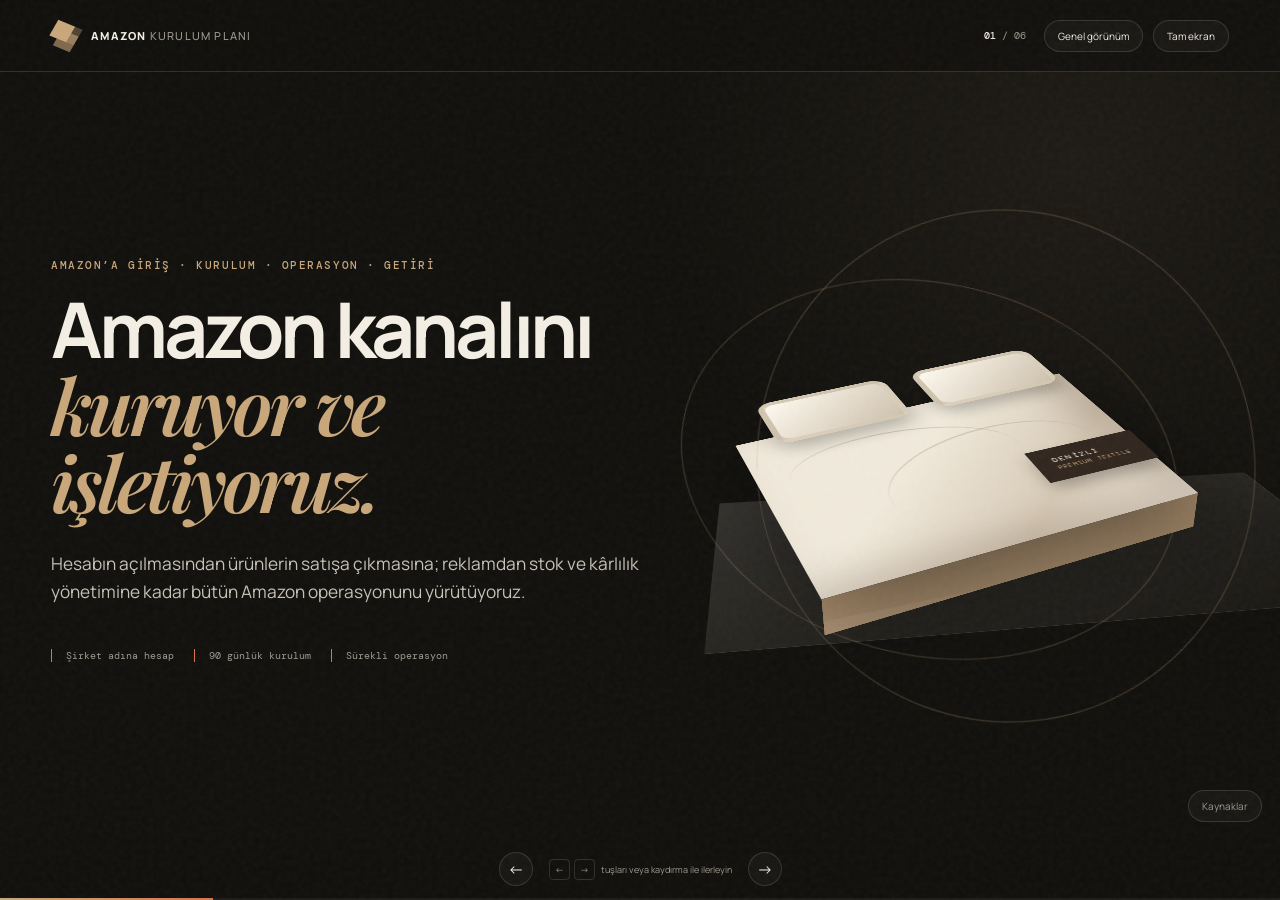
<file: amazon-denizli/index.html>
<!doctype html>
<html lang="tr">
<head>
  <meta charset="utf-8">
  <meta name="viewport" content="width=device-width, initial-scale=1">
  <meta name="theme-color" content="#11100d">
  <title>Amazon Kurulum ve Operasyon Planı</title>
  <meta name="description" content="Ev tekstili üreticisi için sade Amazon hesap kurulumu, satış operasyonu ve getiri planı.">
  <link rel="preconnect" href="https://fonts.googleapis.com">
  <link rel="preconnect" href="https://fonts.gstatic.com" crossorigin>
  <link href="https://fonts.googleapis.com/css2?family=DM+Mono:wght@400;500&family=Manrope:wght@400;500;600;700;800&family=Playfair+Display:ital,wght@0,600;1,600&display=swap" rel="stylesheet">
  <link rel="stylesheet" href="styles.css?v=20260809-5">
</head>
<body>
  <div class="grain" aria-hidden="true"></div>
  <header class="deck-header">
    <a class="deck-brand" href="#slide-1" aria-label="Sunum başlangıcı">
      <span class="brand-cube" aria-hidden="true"><i></i><i></i><i></i></span>
      <span>AMAZON <em>KURULUM PLANI</em></span>
    </a>
    <div class="deck-actions">
      <span class="counter"><b id="currentSlide">01</b> / <span id="totalSlides">06</span></span>
      <button id="overviewButton" type="button" aria-pressed="false">Genel görünüm</button>
      <button id="fullscreenButton" type="button">Tam ekran</button>
    </div>
  </header>

  <main class="deck" id="deck">
    <section class="slide slide-cover is-active" id="slide-1" data-title="Başlangıç">
      <div class="slide-inner cover-grid">
        <div class="cover-copy">
          <p class="kicker">AMAZON’A GİRİŞ · KURULUM · OPERASYON · GETİRİ</p>
          <h1>Amazon kanalını<br><em>kuruyor ve işletiyoruz.</em></h1>
          <p class="lead">Hesabın açılmasından ürünlerin satışa çıkmasına; reklamdan stok ve kârlılık yönetimine kadar bütün Amazon operasyonunu yürütüyoruz.</p>
          <div class="cover-meta"><span>Şirket adına hesap</span><span>90 günlük kurulum</span><span>Sürekli operasyon</span></div>
        </div>
        <div class="linen-scene" aria-label="Nevresim ürün sahnesi">
          <div class="room-plane"></div>
          <div class="bed-3d"><div class="bed-top"><span class="linen-fold fold-one"></span><span class="linen-fold fold-two"></span></div><div class="bed-front"></div><div class="bed-side"></div><div class="pillow pillow-one"></div><div class="pillow pillow-two"></div><div class="product-tag">DENİZLİ<br><small>PREMIUM TEXTILE</small></div></div>
          <div class="scene-orbit orbit-one"></div><div class="scene-orbit orbit-two"></div>
        </div>
      </div>
    </section>

    <section class="slide" id="slide-2" data-title="Kurulum">
      <div class="slide-inner">
        <div class="slide-heading">
          <p class="kicker">1 · AMAZON HESAP KURULUMU</p>
          <h2>Önce hesabı doğru belgelerle<br><em>şirket adına açıyoruz.</em></h2>
        </div>
        <div class="system-track" aria-label="Amazon hesap kurulum adımları">
          <article><span>01</span><b>Şirket</b><small>Unvan, sicil, vergi ve adres</small></article>
          <article><span>02</span><b>Yetkili</b><small>Kimlik, adres kanıtı ve telefon</small></article>
          <article><span>03</span><b>Finans</b><small>Banka hesabı ve ödeme kartı</small></article>
          <article><span>04</span><b>Mağaza</b><small>Marka, ülke ve kategori seçimi</small></article>
          <article><span>05</span><b>Onay</b><small>Belge ve görüntülü doğrulama</small></article>
        </div>
        <p class="bottom-statement">Bizim görevimiz: <strong>dosyayı hazırlamak, başvuruyu yapmak ve doğrulama sürecini sonuçlandırmak.</strong></p>
      </div>
    </section>

    <section class="slide" id="slide-3" data-title="İlk 90 gün">
      <div class="slide-inner account-layout">
        <div class="slide-heading narrow">
          <p class="kicker">2 · ÜRÜNLERİN SATIŞA HAZIRLANMASI</p>
          <h2>Hesap açılınca<br><em>90 günlük plan başlar.</em></h2>
          <p class="lead">Bütün ürünleri bir anda koymak yerine, satış ve kâr potansiyeli yüksek 3–5 ürünle kontrollü başlangıç yaparız.</p>
        </div>
        <div class="document-vault">
          <div class="vault-card back-card"><span>01–30 · ARAŞTIRMA</span></div>
          <div class="vault-card mid-card"><span>31–60 · KURULUM</span></div>
          <div class="vault-card front-card"><span>61–90 · SATIŞ</span><strong>İlk dönem planı</strong><ul><li>Ürün, fiyat ve kârlılık seçimi</li><li>İçerik, fotoğraf ve listeleme</li><li>FBA sevkiyatı ve reklam lansmanı</li></ul></div>
          <div class="secure-ring"></div>
        </div>
      </div>
    </section>

    <section class="slide" id="slide-4" data-title="Operasyon">
      <div class="slide-inner logistics-layout">
        <div class="slide-heading">
          <p class="kicker">3 · SÜREKLİ AMAZON OPERASYONU</p>
          <h2>Ürünleri koyup bırakmıyoruz.<br><em>Kanalı her gün yönetiyoruz.</em></h2>
        </div>
        <div class="route-map">
          <article class="route-node factory-node"><span class="factory-icon"></span><b>Ürün & stok</b><small>Üretim kararı, FBA sevkiyatı ve stok takibi</small></article>
          <div class="route-line"><i></i><span>Günlük takip</span></div>
          <article class="route-node amazon-node"><span class="warehouse-icon"></span><b>Satış & reklam</b><small>Fiyat, kampanya, dönüşüm ve bütçe optimizasyonu</small></article>
          <div class="route-line second-line"><i></i><span>Raporlama</span></div>
          <article class="route-node customer-node"><span class="home-icon"></span><b>Müşteri & finans</b><small>Sipariş, iade, yorum ve gerçek kârlılık</small></article>
        </div>
        <p class="bottom-statement">Firma her hafta şunu görür: <strong>ne sattı, ne kazandı, stok ne durumda ve sıradaki karar ne?</strong></p>
      </div>
    </section>

    <section class="slide" id="slide-5" data-title="Marketing">
      <div class="slide-inner launch-layout">
        <div class="slide-heading narrow">
          <p class="kicker">4 · SATIŞ VE MARKETING</p>
          <h2>Reklam bütçesini<br><em>satış getiren alana taşırız.</em></h2>
          <p class="lead">Müşterinin aradığı kelimeleri, tıklanan ürünleri ve satın alma davranışını ölçerek mağazayı sürekli iyileştiririz.</p>
        </div>
        <div class="search-stage">
          <div class="search-bar"><span>⌕</span><b id="searchTerm">cotton duvet cover</b></div>
          <div class="ad-results"><article><small>GÖSTERİM</small><i></i><b>Ürün müşteriye gösterilir</b><span>12.480</span></article><article><small>TIKLAMA</small><i></i><b>İçerik ilgi toplar</b><span>842</span></article><article><small>SATIŞ</small><i></i><b>Reklam sipariş üretir</b><span>96</span></article></div>
          <div class="data-loop"><span>Arama</span><i>→</i><span>Tıklama</span><i>→</i><span>Satış</span><i>→</i><span>İyileştirme</span></div>
        </div>
      </div>
    </section>

    <section class="slide slide-close" id="slide-6" data-title="Getiri">
      <div class="slide-inner roadmap-layout">
        <div class="slide-heading">
          <p class="kicker">5 · GETİRİ VE MATEMATİK</p>
          <h2>Hedef yalnızca ciro değil,<br><em>sürdürülebilir katkı payı.</em></h2>
        </div>
        <div class="roadmap">
          <article><span>NET SATIŞ</span><b>€100</b><p>KDV ve indirim sonrası.</p></article>
          <article><span>AMAZON + FBA</span><b>−€27</b><p>Komisyon ve operasyon.</p></article>
          <article><span>REKLAM + İADE</span><b>−€17</b><p>Büyüme ve risk payı.</p></article>
          <article><span>ÜRÜN + SEVKİYAT</span><b>−€36</b><p>Depoya inmiş maliyet.</p></article>
        </div>
        <div class="pilot-rule"><strong>Örnek katkı: €20 / ürün</strong><span>·</span><strong>1.000 üründe €20.000 katkı</strong><span>·</span><strong>İlk adım: 3–5 ürünle fizibilite</strong></div>
      </div>
    </section>
  </main>

  <footer class="deck-footer">
    <div class="progress-track"><span id="progressBar"></span></div>
    <button id="prevButton" type="button" aria-label="Önceki slayt">←</button>
    <p><span class="key">←</span><span class="key">→</span> tuşları veya kaydırma ile ilerleyin</p>
    <button id="nextButton" type="button" aria-label="Sonraki slayt">→</button>
  </footer>

  <aside class="sources-panel" id="sourcesPanel" aria-hidden="true">
    <button id="sourcesClose" type="button">Kapat</button>
    <h2>Resmî kaynaklar</h2>
    <a href="https://sell.amazon.com/sell/registration-guide" target="_blank" rel="noreferrer">Amazon satıcı kayıt rehberi</a>
    <a href="https://sell.amazon.com/fulfillment-by-amazon" target="_blank" rel="noreferrer">Amazon FBA çalışma modeli</a>
    <a href="https://sell.amazon.com/brand-registry" target="_blank" rel="noreferrer">Amazon Brand Registry</a>
  </aside>
  <button class="sources-trigger" id="sourcesButton" type="button">Kaynaklar</button>
  <script src="app.js?v=20260809-4"></script>
</body>
</html>
</file>
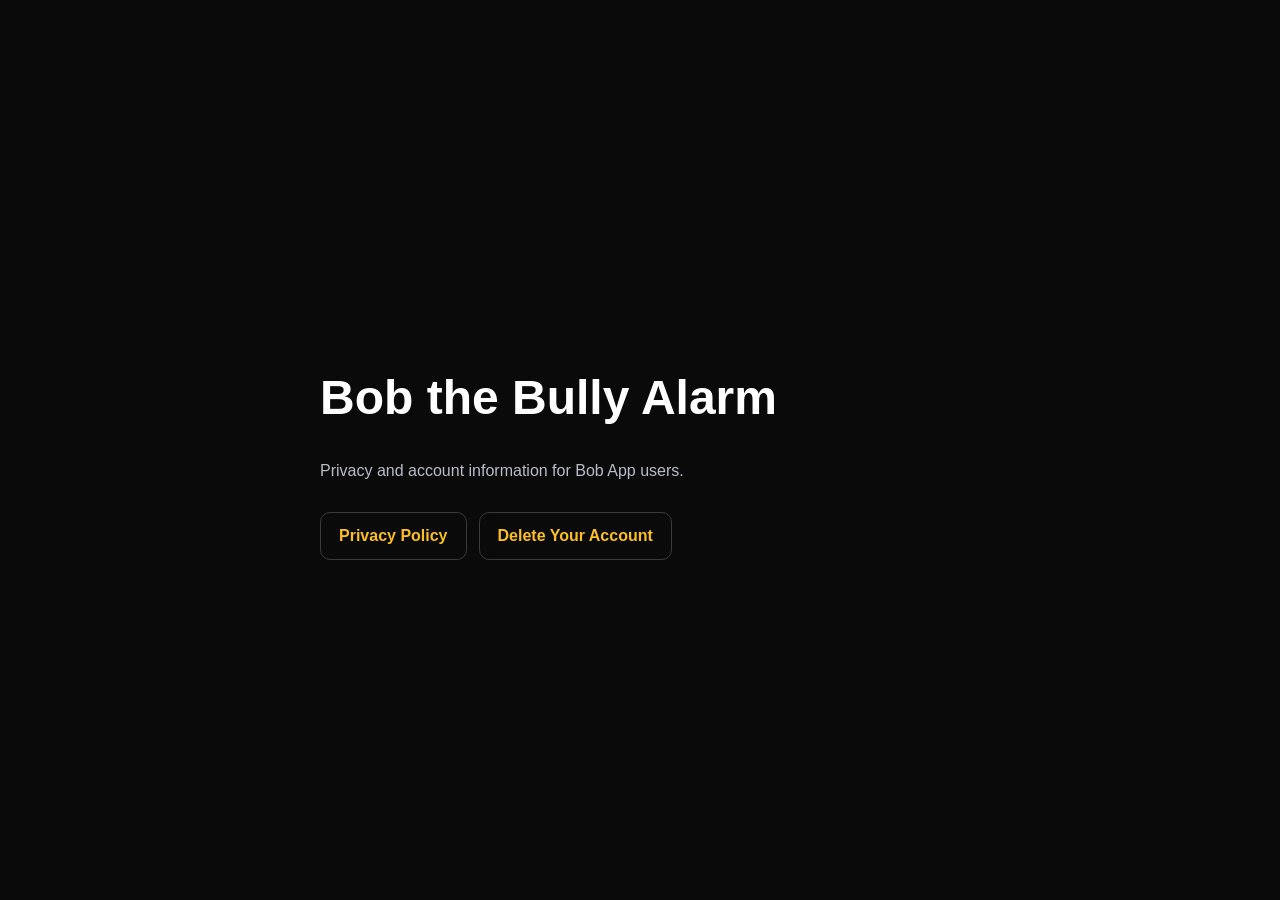
<file: bobthebullyalarm/index.html>
<!DOCTYPE html>
<html lang="en">
<head>
  <meta charset="UTF-8" />
  <meta name="viewport" content="width=device-width, initial-scale=1.0" />
  <meta name="description" content="Privacy and account deletion information for Bob the Bully Alarm." />
  <title>Bob the Bully Alarm – Legal & Account</title>
  <style>
    *, *::before, *::after { box-sizing: border-box; }
    body { margin: 0; min-height: 100vh; display: grid; place-items: center; background: #0a0a0a; color: #e5e7eb; font-family: -apple-system, BlinkMacSystemFont, "Segoe UI", sans-serif; }
    main { width: min(640px, calc(100% - 40px)); padding: 32px 0; }
    h1 { color: #fff; font-size: clamp(32px, 7vw, 48px); line-height: 1.1; }
    p { color: #b8bdc7; line-height: 1.7; }
    nav { display: flex; flex-wrap: wrap; gap: 12px; margin-top: 28px; }
    nav a { padding: 14px 18px; border: 1px solid #3a3a3a; border-radius: 10px; color: #fbbf24; text-decoration: none; font-weight: 700; }
    nav a:hover { border-color: #f59e0b; }
  </style>
</head>
<body>
  <main>
    <h1>Bob the Bully Alarm</h1>
    <p>Privacy and account information for Bob App users.</p>
    <nav>
      <a href="privacy/">Privacy Policy</a>
      <a href="delete-account/">Delete Your Account</a>
    </nav>
  </main>
</body>
</html>
</file>
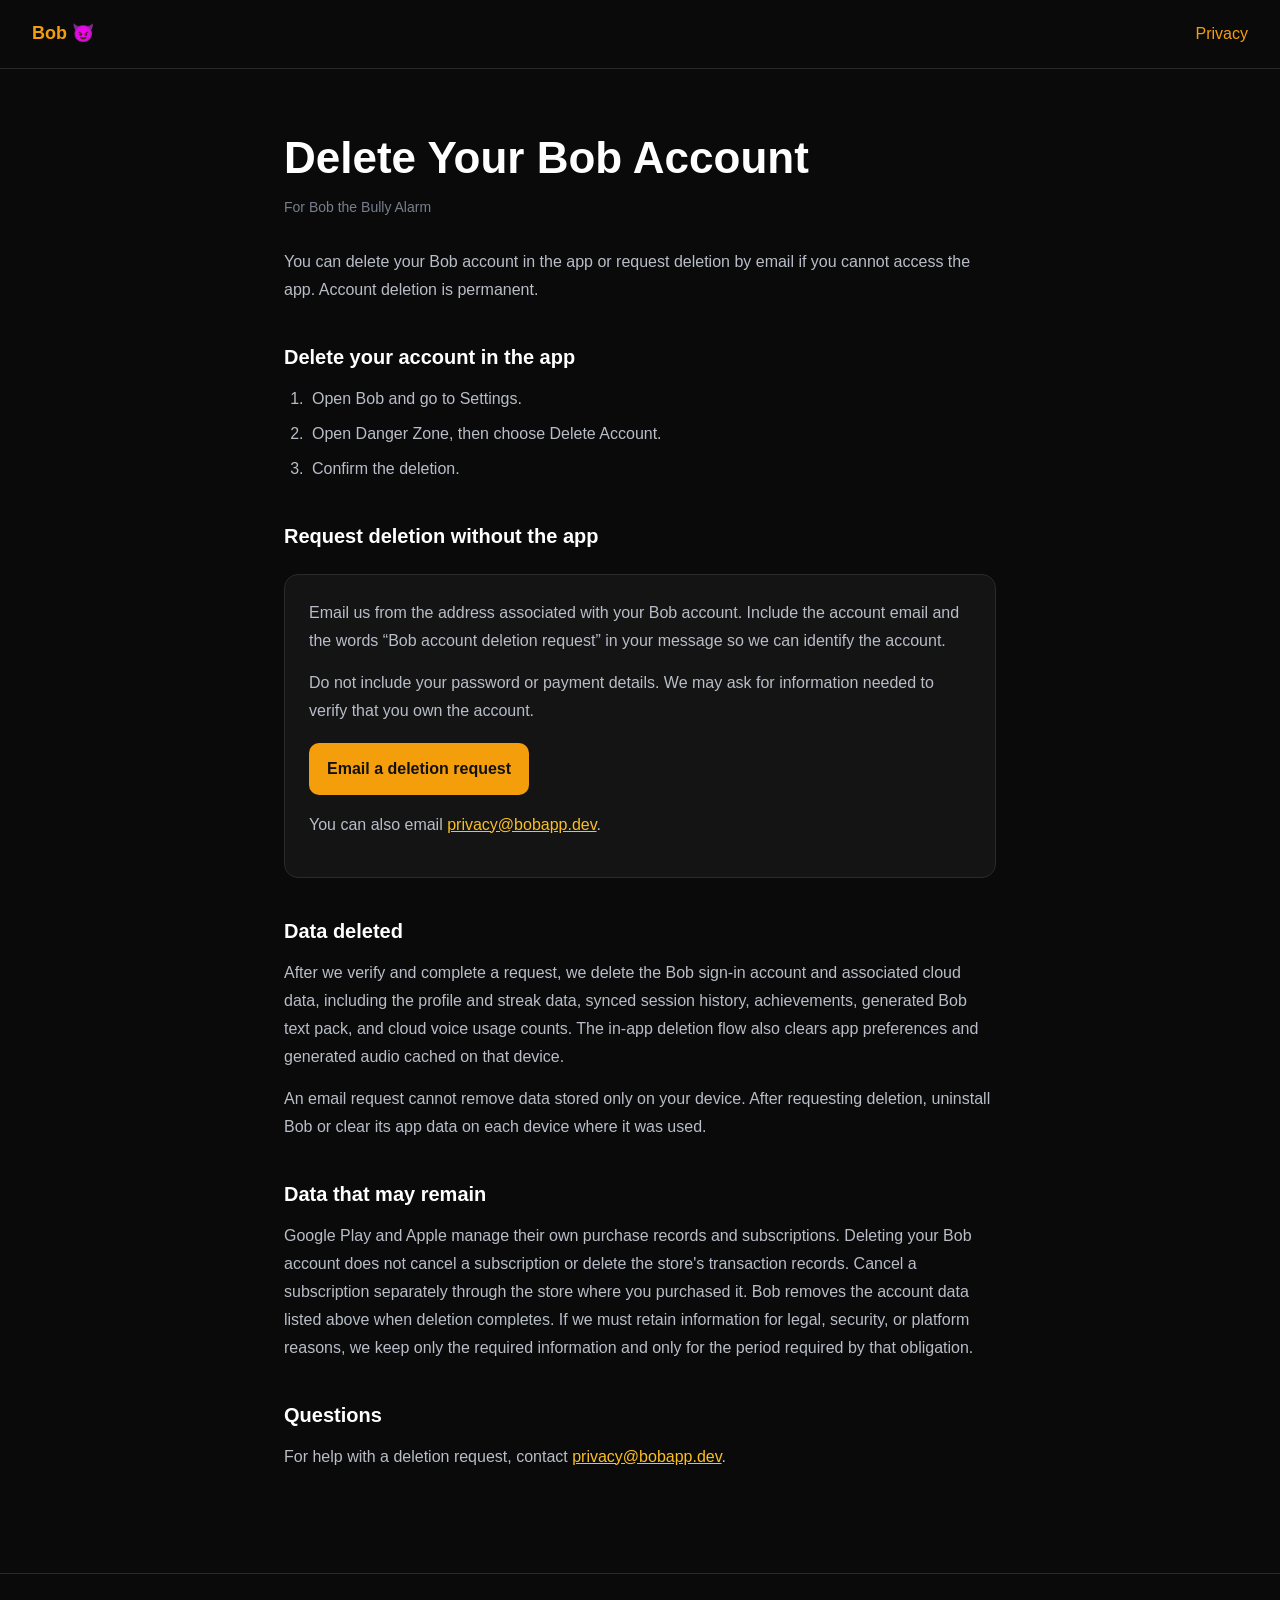
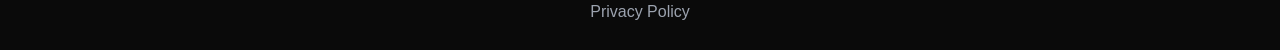
<file: bobthebullyalarm/delete-account/index.html>
<!DOCTYPE html>
<html lang="en">
<head>
  <meta charset="UTF-8" />
  <meta name="viewport" content="width=device-width, initial-scale=1.0" />
  <meta name="description" content="How to request deletion of your Bob the Bully Alarm account and associated app data." />
  <title>Delete Your Bob Account – Bob App</title>
  <style>
    *, *::before, *::after { box-sizing: border-box; margin: 0; padding: 0; }
    body { background: #0a0a0a; color: #e5e7eb; font-family: -apple-system, BlinkMacSystemFont, "Segoe UI", sans-serif; line-height: 1.75; }
    nav { padding: 18px 32px; display: flex; align-items: center; justify-content: space-between; border-bottom: 1px solid #2a2a2a; }
    nav a { color: #f59e0b; text-decoration: none; }
    .nav-logo { font-size: 18px; font-weight: 900; }
    .main { max-width: 760px; margin: 0 auto; padding: 64px 24px 88px; }
    h1 { color: #fff; font-size: clamp(32px, 7vw, 44px); line-height: 1.15; margin-bottom: 12px; }
    h2 { color: #fff; font-size: 20px; margin: 36px 0 10px; }
    p, li { color: #b8bdc7; font-size: 16px; }
    p { margin: 0 0 14px; }
    ul, ol { padding-left: 24px; margin: 8px 0 18px; }
    li { padding-left: 4px; margin: 7px 0; }
    a { color: #fbbf24; }
    .updated { color: #777f8c; font-size: 14px; margin-bottom: 28px; }
    .request { background: #141414; border: 1px solid #2a2a2a; border-radius: 14px; padding: 24px; margin: 20px 0; }
    .request-link { display: inline-block; margin-top: 4px; padding: 12px 18px; border-radius: 10px; background: #f59e0b; color: #111; font-weight: 700; text-decoration: none; }
    footer { border-top: 1px solid #2a2a2a; padding: 24px; text-align: center; }
    footer a { color: #9ca3af; margin: 0 8px; text-decoration: none; }
    @media (max-width: 520px) { nav { padding: 16px 20px; } .main { padding-top: 42px; } }
  </style>
</head>
<body>
  <nav>
    <a href="../" class="nav-logo">Bob 😈</a>
    <a href="../privacy/">Privacy</a>
  </nav>

  <main class="main">
    <h1>Delete Your Bob Account</h1>
    <p class="updated">For Bob the Bully Alarm</p>
    <p>You can delete your Bob account in the app or request deletion by email if you cannot access the app. Account deletion is permanent.</p>

    <h2>Delete your account in the app</h2>
    <ol>
      <li>Open Bob and go to Settings.</li>
      <li>Open Danger Zone, then choose Delete Account.</li>
      <li>Confirm the deletion.</li>
    </ol>

    <h2>Request deletion without the app</h2>
    <div class="request">
      <p>Email us from the address associated with your Bob account. Include the account email and the words “Bob account deletion request” in your message so we can identify the account.</p>
      <p>Do not include your password or payment details. We may ask for information needed to verify that you own the account.</p>
      <a class="request-link" href="mailto:privacy@bobapp.dev?subject=Bob%20account%20deletion%20request&body=Please%20delete%20my%20Bob%20account.%0AAccount%20email%3A%20">Email a deletion request</a>
      <p style="margin-top:16px;">You can also email <a href="mailto:privacy@bobapp.dev">privacy@bobapp.dev</a>.</p>
    </div>

    <h2>Data deleted</h2>
    <p>After we verify and complete a request, we delete the Bob sign-in account and associated cloud data, including the profile and streak data, synced session history, achievements, generated Bob text pack, and cloud voice usage counts. The in-app deletion flow also clears app preferences and generated audio cached on that device.</p>
    <p>An email request cannot remove data stored only on your device. After requesting deletion, uninstall Bob or clear its app data on each device where it was used.</p>

    <h2>Data that may remain</h2>
    <p>Google Play and Apple manage their own purchase records and subscriptions. Deleting your Bob account does not cancel a subscription or delete the store's transaction records. Cancel a subscription separately through the store where you purchased it. Bob removes the account data listed above when deletion completes. If we must retain information for legal, security, or platform reasons, we keep only the required information and only for the period required by that obligation.</p>

    <h2>Questions</h2>
    <p>For help with a deletion request, contact <a href="mailto:privacy@bobapp.dev">privacy@bobapp.dev</a>.</p>
  </main>

  <footer>
    <a href="../privacy/">Privacy Policy</a>
  </footer>
</body>
</html>
</file>
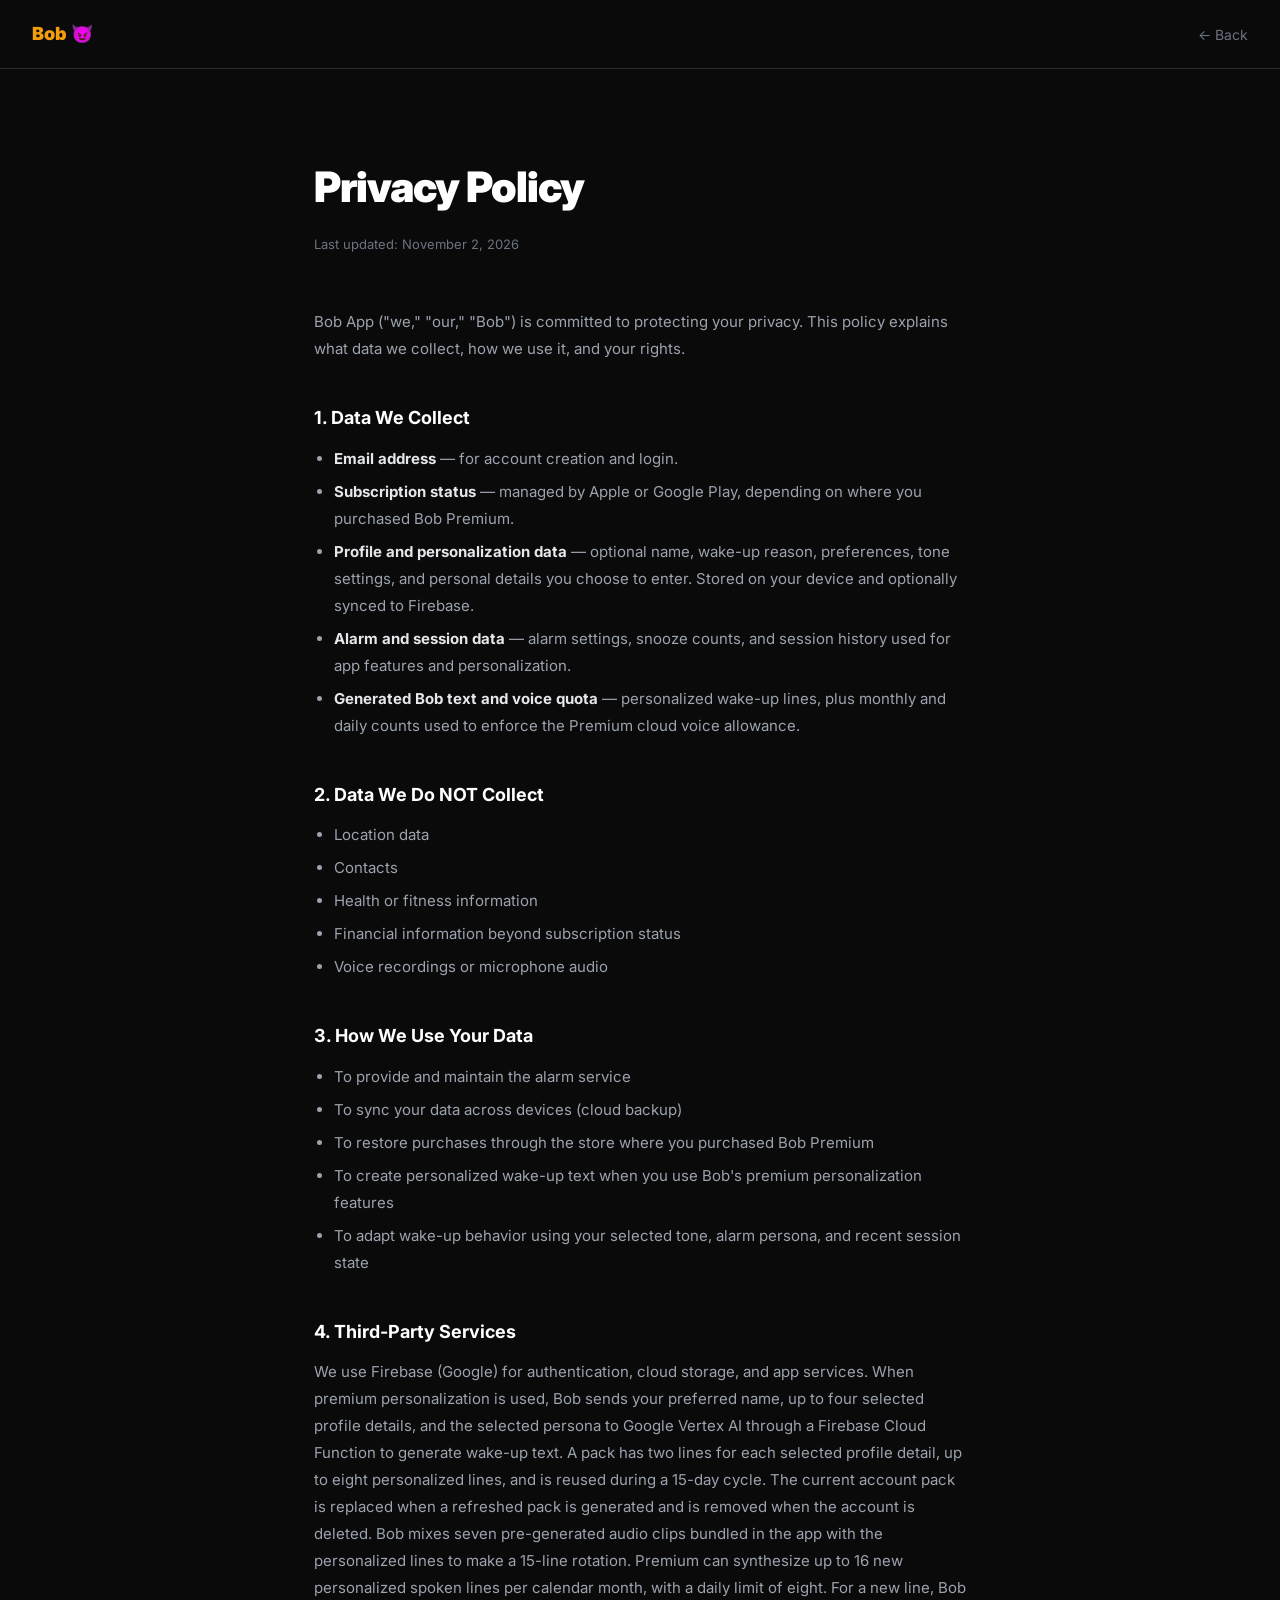
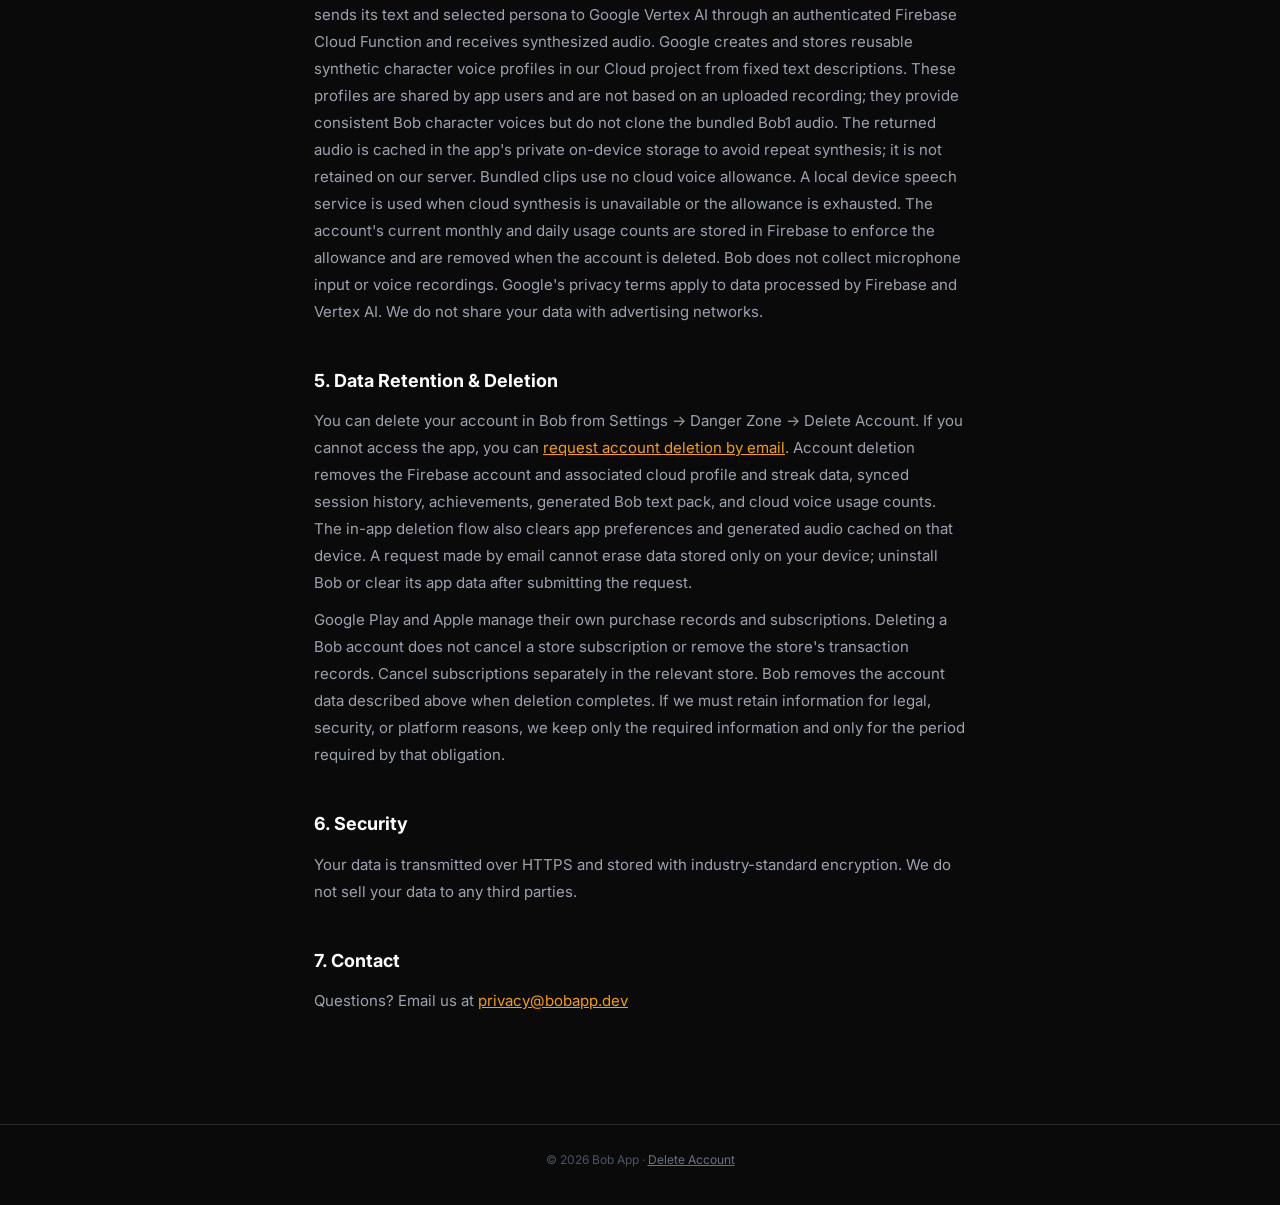
<file: bobthebullyalarm/privacy/index.html>
<!DOCTYPE html>
<html lang="en">
<head>
  <meta charset="UTF-8" />
  <meta name="viewport" content="width=device-width, initial-scale=1.0" />
  <title>Privacy Policy – Bob App</title>
  <link rel="preconnect" href="https://fonts.googleapis.com" />
  <link href="https://fonts.googleapis.com/css2?family=Inter:wght@400;600;700;800&display=swap" rel="stylesheet" />
  <style>
    *, *::before, *::after { box-sizing: border-box; margin: 0; padding: 0; }
    body { background: #0a0a0a; color: #e5e7eb; font-family: 'Inter', sans-serif; line-height: 1.8; }
    nav { padding: 18px 32px; display: flex; align-items: center; justify-content: space-between; border-bottom: 1px solid #2a2a2a; }
    .nav-logo { font-size: 18px; font-weight: 900; color: #f59e0b; text-decoration: none; }
    nav a { color: #6b7280; text-decoration: none; font-size: 14px; }
    nav a:hover { color: #fff; }
    .main { max-width: 700px; margin: 0 auto; padding: 80px 24px 100px; }
    h1 { font-size: 42px; font-weight: 900; letter-spacing: -1px; color: #fff; margin-bottom: 8px; }
    .updated { color: #6b7280; font-size: 13px; margin-bottom: 52px; }
    h2 { font-size: 18px; font-weight: 700; color: #fff; margin: 40px 0 10px; }
    p, li { font-size: 15px; color: #9ca3af; margin-bottom: 10px; }
    ul { padding-left: 20px; }
    li { margin-bottom: 6px; }
    footer { border-top: 1px solid #2a2a2a; padding: 24px; text-align: center; }
    footer p { font-size: 12px; color: #4b5563; }
  </style>
</head>
<body>

<nav>
  <a href="../" class="nav-logo">Bob 😈</a>
  <a href="../">← Back</a>
</nav>

<div class="main">
  <h1>Privacy Policy</h1>
  <p class="updated">Last updated: November 2, 2026</p>

  <p>Bob App ("we," "our," "Bob") is committed to protecting your privacy. This policy explains what data we collect, how we use it, and your rights.</p>

  <h2>1. Data We Collect</h2>
  <ul>
    <li><strong style="color:#e5e7eb;">Email address</strong> — for account creation and login.</li>
    <li><strong style="color:#e5e7eb;">Subscription status</strong> — managed by Apple or Google Play, depending on where you purchased Bob Premium.</li>
    <li><strong style="color:#e5e7eb;">Profile and personalization data</strong> — optional name, wake-up reason, preferences, tone settings, and personal details you choose to enter. Stored on your device and optionally synced to Firebase.</li>
    <li><strong style="color:#e5e7eb;">Alarm and session data</strong> — alarm settings, snooze counts, and session history used for app features and personalization.</li>
    <li><strong style="color:#e5e7eb;">Generated Bob text and voice quota</strong> — personalized wake-up lines, plus monthly and daily counts used to enforce the Premium cloud voice allowance.</li>
  </ul>

  <h2>2. Data We Do NOT Collect</h2>
  <ul>
    <li>Location data</li>
    <li>Contacts</li>
    <li>Health or fitness information</li>
    <li>Financial information beyond subscription status</li>
    <li>Voice recordings or microphone audio</li>
  </ul>

  <h2>3. How We Use Your Data</h2>
  <ul>
    <li>To provide and maintain the alarm service</li>
    <li>To sync your data across devices (cloud backup)</li>
    <li>To restore purchases through the store where you purchased Bob Premium</li>
    <li>To create personalized wake-up text when you use Bob's premium personalization features</li>
    <li>To adapt wake-up behavior using your selected tone, alarm persona, and recent session state</li>
  </ul>

  <h2>4. Third-Party Services</h2>
  <p>We use Firebase (Google) for authentication, cloud storage, and app services. When premium personalization is used, Bob sends your preferred name, up to four selected profile details, and the selected persona to Google Vertex AI through a Firebase Cloud Function to generate wake-up text. A pack has two lines for each selected profile detail, up to eight personalized lines, and is reused during a 15-day cycle. The current account pack is replaced when a refreshed pack is generated and is removed when the account is deleted. Bob mixes seven pre-generated audio clips bundled in the app with the personalized lines to make a 15-line rotation. Premium can synthesize up to 16 new personalized spoken lines per calendar month, with a daily limit of eight. For a new line, Bob sends its text and selected persona to Google Vertex AI through an authenticated Firebase Cloud Function and receives synthesized audio. Google creates and stores reusable synthetic character voice profiles in our Cloud project from fixed text descriptions. These profiles are shared by app users and are not based on an uploaded recording; they provide consistent Bob character voices but do not clone the bundled Bob1 audio. The returned audio is cached in the app's private on-device storage to avoid repeat synthesis; it is not retained on our server. Bundled clips use no cloud voice allowance. A local device speech service is used when cloud synthesis is unavailable or the allowance is exhausted. The account's current monthly and daily usage counts are stored in Firebase to enforce the allowance and are removed when the account is deleted. Bob does not collect microphone input or voice recordings. Google's privacy terms apply to data processed by Firebase and Vertex AI. We do not share your data with advertising networks.</p>

  <h2>5. Data Retention & Deletion</h2>
  <p>You can delete your account in Bob from Settings → Danger Zone → Delete Account. If you cannot access the app, you can <a href="../delete-account/" style="color:#f59e0b;">request account deletion by email</a>. Account deletion removes the Firebase account and associated cloud profile and streak data, synced session history, achievements, generated Bob text pack, and cloud voice usage counts. The in-app deletion flow also clears app preferences and generated audio cached on that device. A request made by email cannot erase data stored only on your device; uninstall Bob or clear its app data after submitting the request.</p>
  <p>Google Play and Apple manage their own purchase records and subscriptions. Deleting a Bob account does not cancel a store subscription or remove the store's transaction records. Cancel subscriptions separately in the relevant store. Bob removes the account data described above when deletion completes. If we must retain information for legal, security, or platform reasons, we keep only the required information and only for the period required by that obligation.</p>

  <h2>6. Security</h2>
  <p>Your data is transmitted over HTTPS and stored with industry-standard encryption. We do not sell your data to any third parties.</p>

  <h2>7. Contact</h2>
  <p>Questions? Email us at <a href="mailto:privacy@bobapp.dev" style="color:#f59e0b;">privacy@bobapp.dev</a></p>
</div>

<footer>
  <p>© 2026 Bob App · <a href="../delete-account/" style="color:#6b7280;">Delete Account</a></p>
</footer>

</body>
</html>
</file>
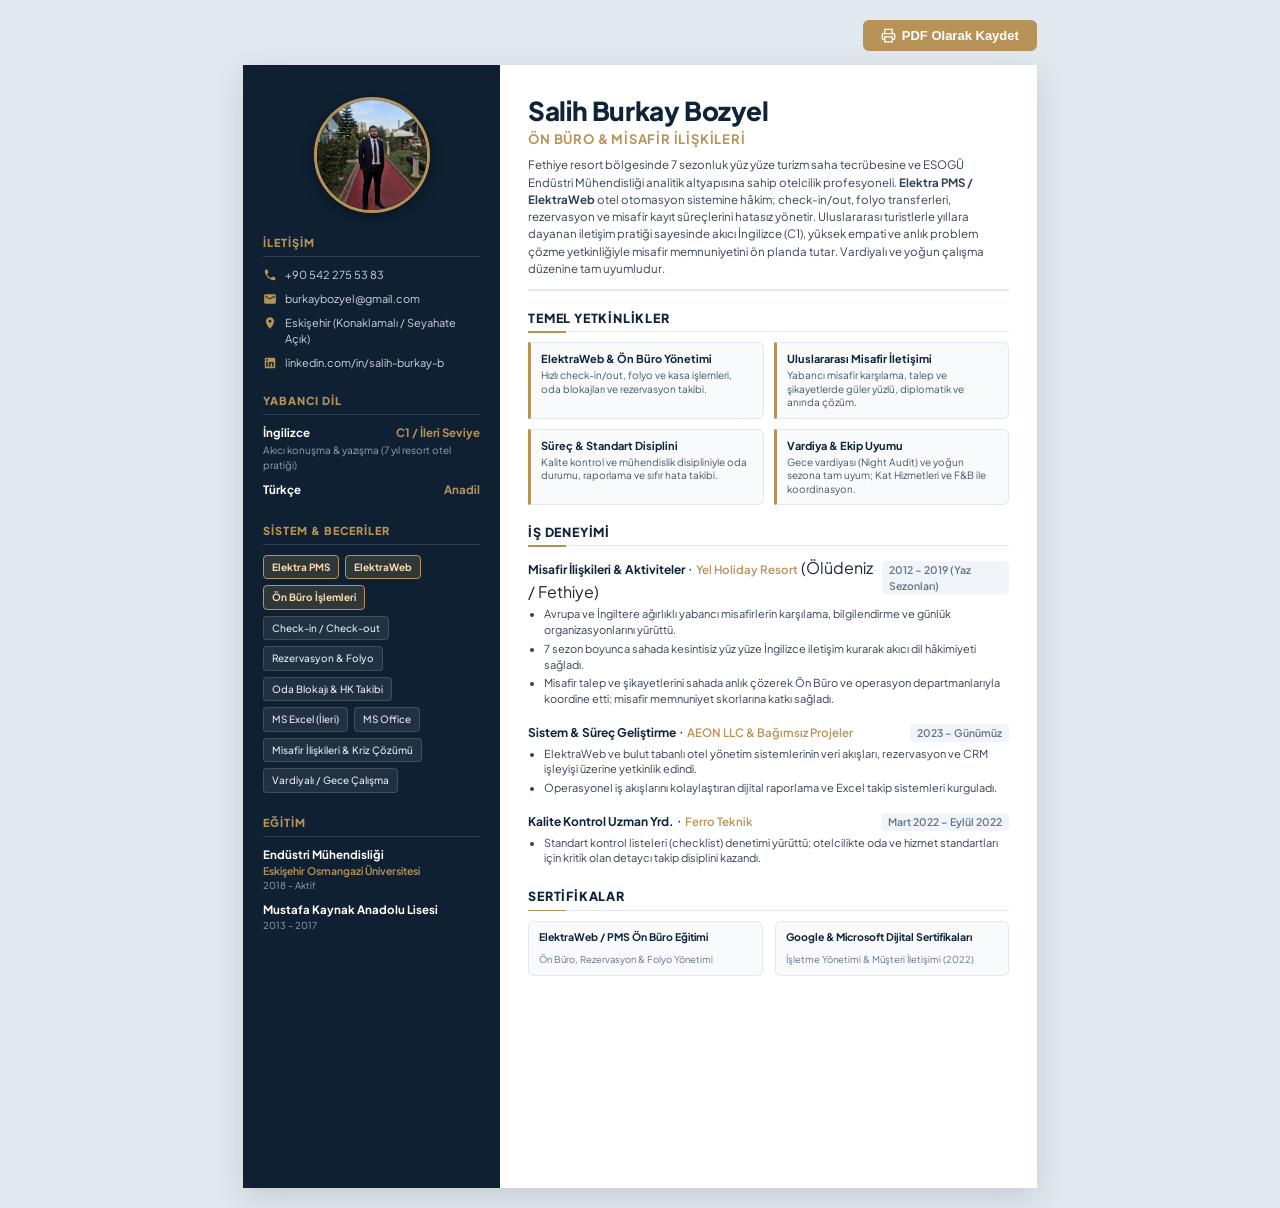
<file: cv-otel-salih-burkay-bozyel.html>
<!DOCTYPE html>
<html lang="tr">
<head>
  <meta charset="UTF-8">
  <meta name="viewport" content="width=device-width, initial-scale=1.0">
  <title>Salih Burkay Bozyel - CV</title>
  <link rel="preconnect" href="https://fonts.googleapis.com">
  <link rel="preconnect" href="https://fonts.gstatic.com" crossorigin>
  <link href="https://fonts.googleapis.com/css2?family=Plus+Jakarta+Sans:wght@400;500;600;700;800&display=swap" rel="stylesheet">
  <style>
    @page {
      size: A4 portrait;
      margin: 0;
    }

    :root {
      --primary: #0f2438;
      --accent: #b89358;
      --accent-dark: #967439;
      --text-main: #1e293b;
      --text-muted: #64748b;
      --border-color: #e2e8f0;
      --bg-side: #0e2032;
    }

    * {
      box-sizing: border-box;
      margin: 0;
      padding: 0;
    }

    body {
      font-family: 'Plus Jakarta Sans', -apple-system, BlinkMacSystemFont, sans-serif;
      background: #e2e8f0;
      color: var(--text-main);
      display: flex;
      flex-direction: column;
      align-items: center;
      padding: 20px 0;
      line-height: 1.45;
    }

    .toolbar {
      width: 210mm;
      display: flex;
      justify-content: flex-end;
      margin-bottom: 14px;
    }

    .btn-print {
      display: inline-flex;
      align-items: center;
      gap: 6px;
      padding: 8px 18px;
      background: var(--accent);
      color: #ffffff;
      font-weight: 700;
      font-size: 13px;
      border: none;
      border-radius: 6px;
      cursor: pointer;
    }

    .page-a4 {
      width: 210mm;
      height: 297mm;
      background: #ffffff;
      display: flex;
      box-shadow: 0 10px 30px rgba(0,0,0,0.12);
      overflow: hidden;
    }

    /* LEFT SIDEBAR */
    .sidebar {
      width: 68mm;
      height: 100%;
      background: var(--bg-side);
      color: #f8fafc;
      padding: 32px 20px;
      display: flex;
      flex-direction: column;
      gap: 22px;
      flex-shrink: 0;
    }

    .photo-area {
      text-align: center;
    }

    .profile-img {
      width: 116px;
      height: 116px;
      border-radius: 50%;
      object-fit: cover;
      border: 3.5px solid var(--accent);
      display: block;
      margin: 0 auto;
      box-shadow: 0 4px 14px rgba(0,0,0,0.35);
    }

    .side-sec-title {
      font-size: 11px;
      font-weight: 800;
      text-transform: uppercase;
      letter-spacing: 1px;
      color: var(--accent);
      border-bottom: 1px solid rgba(255,255,255,0.15);
      padding-bottom: 5px;
      margin-bottom: 10px;
    }

    .contact-item {
      display: flex;
      align-items: flex-start;
      gap: 8px;
      font-size: 11px;
      color: #cbd5e1;
      margin-bottom: 8px;
    }

    .contact-item:last-child {
      margin-bottom: 0;
    }

    .contact-item svg {
      width: 14px;
      height: 14px;
      fill: var(--accent);
      flex-shrink: 0;
      margin-top: 1px;
    }

    .contact-item a {
      color: #cbd5e1;
      text-decoration: none;
    }

    /* LANGUAGES */
    .lang-item {
      margin-bottom: 10px;
    }

    .lang-item:last-child {
      margin-bottom: 0;
    }

    .lang-name {
      display: flex;
      justify-content: space-between;
      font-size: 11.5px;
      font-weight: 700;
      color: #ffffff;
      margin-bottom: 2px;
    }

    .lang-sub {
      font-size: 10px;
      color: #94a3b8;
    }

    /* SKILLS */
    .tags {
      display: flex;
      flex-wrap: wrap;
      gap: 6px;
    }

    .tag {
      font-size: 10px;
      padding: 4px 8px;
      border-radius: 4px;
      background: rgba(255,255,255,0.08);
      border: 1px solid rgba(255,255,255,0.14);
      color: #e2e8f0;
      font-weight: 500;
    }

    .tag.primary {
      background: rgba(184, 147, 88, 0.2);
      border-color: var(--accent);
      color: #f6ddaf;
      font-weight: 700;
    }

    /* EDUCATION IN SIDEBAR */
    .edu-row {
      margin-bottom: 10px;
    }

    .edu-row:last-child {
      margin-bottom: 0;
    }

    .edu-deg {
      font-size: 11.5px;
      font-weight: 700;
      color: #ffffff;
    }

    .edu-sch {
      font-size: 10.5px;
      color: var(--accent);
      font-weight: 600;
    }

    .edu-date {
      font-size: 9.5px;
      color: #94a3b8;
    }

    /* RIGHT MAIN CONTENT */
    .main {
      width: 142mm;
      height: 100%;
      padding: 32px 28px 24px 28px;
      display: flex;
      flex-direction: column;
      gap: 18px;
    }

    .header {
      border-bottom: 2px solid var(--border-color);
      padding-bottom: 12px;
    }

    .cand-name {
      font-size: 26px;
      font-weight: 800;
      color: var(--primary);
      letter-spacing: -0.4px;
      line-height: 1.1;
      margin-bottom: 4px;
    }

    .cand-role {
      font-size: 13px;
      font-weight: 700;
      color: var(--accent);
      text-transform: uppercase;
      letter-spacing: 0.8px;
      margin-bottom: 8px;
    }

    .cand-bio {
      font-size: 11.5px;
      color: #334155;
      line-height: 1.5;
    }

    .sec-title {
      font-size: 12.5px;
      font-weight: 800;
      text-transform: uppercase;
      letter-spacing: 0.8px;
      color: var(--primary);
      position: relative;
      padding-bottom: 4px;
      margin-bottom: 10px;
      border-bottom: 1.5px solid var(--border-color);
      display: flex;
      align-items: center;
      gap: 6px;
    }

    .sec-title::after {
      content: '';
      position: absolute;
      bottom: -1.5px;
      left: 0;
      width: 38px;
      height: 1.5px;
      background: var(--accent);
    }

    /* EXPERIENCE */
    .exp-item {
      margin-bottom: 12px;
    }

    .exp-item:last-child {
      margin-bottom: 0;
    }

    .exp-top {
      display: flex;
      justify-content: space-between;
      align-items: baseline;
      margin-bottom: 3px;
    }

    .exp-title {
      font-size: 12px;
      font-weight: 700;
      color: var(--primary);
    }

    .exp-org {
      font-size: 11.5px;
      font-weight: 600;
      color: var(--accent);
    }

    .exp-period {
      font-size: 10.5px;
      font-weight: 600;
      color: var(--text-muted);
      background: #f1f5f9;
      padding: 1px 7px;
      border-radius: 4px;
    }

    .exp-list {
      list-style-type: disc;
      padding-left: 16px;
      font-size: 11px;
      color: #334155;
      line-height: 1.45;
    }

    .exp-list li {
      margin-bottom: 3px;
    }

    /* EXPERTISE PILLARS */
    .skills-summary {
      display: grid;
      grid-template-columns: 1fr 1fr;
      gap: 10px;
    }

    .skill-card {
      background: #f8fafc;
      border: 1px solid var(--border-color);
      border-left: 3px solid var(--accent);
      padding: 8px 10px;
      border-radius: 0 6px 6px 0;
    }

    .skill-card h4 {
      font-size: 11px;
      font-weight: 700;
      color: var(--primary);
      margin-bottom: 2px;
    }

    .skill-card p {
      font-size: 10px;
      color: #475569;
      line-height: 1.35;
    }

    /* CERTIFICATES */
    .certs-row {
      display: flex;
      gap: 12px;
    }

    .cert-box {
      flex: 1;
      background: #f8fafc;
      border: 1px solid var(--border-color);
      border-radius: 6px;
      padding: 7px 10px;
    }

    .cert-box strong {
      font-size: 10.5px;
      color: var(--primary);
      display: block;
      margin-bottom: 1px;
    }

    .cert-box span {
      font-size: 9.5px;
      color: var(--text-muted);
    }

    @media print {
      body {
        background: transparent !important;
        padding: 0 !important;
      }
      .toolbar {
        display: none !important;
      }
      .page-a4 {
        box-shadow: none !important;
      }
      .sidebar {
        background: #0e2032 !important;
        -webkit-print-color-adjust: exact !important;
        print-color-adjust: exact !important;
      }
      .tag.primary {
        background: #e9d7b8 !important;
        color: #000 !important;
        -webkit-print-color-adjust: exact !important;
        print-color-adjust: exact !important;
      }
    }
  </style>
</head>
<body>

  <div class="toolbar">
    <button class="btn-print" onclick="window.print()">
      <svg width="15" height="15" viewBox="0 0 24 24" fill="none" stroke="currentColor" stroke-width="2"><path d="M6 9V2h12v7M6 18H4a2 2 0 01-2-2v-5a2 2 0 012-2h16a2 2 0 012 2v5a2 2 0 01-2 2h-2"/><path d="M6 14h12v8H6z"/></svg>
      <span>PDF Olarak Kaydet</span>
    </button>
  </div>

  <div class="page-a4">
    <!-- SOL PANEL -->
    <aside class="sidebar">
      <div class="photo-area">
        <img src="assets/profile/burkay-profile.png" alt="Salih Burkay Bozyel" class="profile-img" onerror="this.style.display='none'">
      </div>

      <!-- İLETİŞİM -->
      <div>
        <div class="side-sec-title">İletişim</div>
        <div class="contact-item">
          <svg viewBox="0 0 24 24"><path d="M6.62 10.79a15.053 15.053 0 006.59 6.59l2.2-2.2c.27-.27.67-.36 1.02-.24 1.12.37 2.33.57 3.57.57.55 0 1 .45 1 1V20c0 .55-.45 1-1 1-9.39 0-17-7.61-17-17 0-.55.45-1 1-1h3.5c.55 0 1 .45 1 1 0 1.25.2 2.45.57 3.57.11.35.03.74-.25 1.02l-2.2 2.2z"/></svg>
          <a href="tel:+905422755383">+90 542 275 53 83</a>
        </div>
        <div class="contact-item">
          <svg viewBox="0 0 24 24"><path d="M20 4H4c-1.1 0-1.99.9-1.99 2L2 18c0 1.1.9 2 2 2h16c1.1 0 2-.9 2-2V6c0-1.1-.9-2-2-2zm0 4l-8 5-8-5V6l8 5 8-5v2z"/></svg>
          <a href="mailto:burkaybozyel@gmail.com">burkaybozyel@gmail.com</a>
        </div>
        <div class="contact-item">
          <svg viewBox="0 0 24 24"><path d="M12 2C8.13 2 5 5.13 5 9c0 5.25 7 13 7 13s7-7.75 7-13c0-3.87-3.13-7-7-7zm0 9.5c-1.38 0-2.5-1.12-2.5-2.5s1.12-2.5 2.5-2.5 2.5 1.12 2.5 2.5-1.12 2.5-2.5 2.5z"/></svg>
          <span>Eskişehir (Konaklamalı / Seyahate Açık)</span>
        </div>
        <div class="contact-item">
          <svg viewBox="0 0 24 24"><path d="M19 3a2 2 0 0 1 2 2v14a2 2 0 0 1-2 2H5a2 2 0 0 1-2-2V5a2 2 0 0 1 2-2h14m-.5 15.5v-5.3a3.26 3.26 0 0 0-3.26-3.26c-.85 0-1.84.52-2.28 1.3v-1.11h-2.79v8.37h2.79v-4.93c0-.77.62-1.4 1.39-1.4a1.4 1.4 0 0 1 1.4 1.4v4.93h2.75M6.88 8.56a1.68 1.68 0 0 0 1.68-1.68c0-.93-.75-1.69-1.68-1.69a1.69 1.69 0 0 0-1.69 1.69c0 .93.76 1.68 1.69 1.68m1.39 9.94v-8.37H5.5v8.37h2.77z"/></svg>
          <a href="https://linkedin.com/in/salih-burkay-b-2351b5128" target="_blank">linkedin.com/in/salih-burkay-b</a>
        </div>
      </div>

      <!-- YABANCI DİL -->
      <div>
        <div class="side-sec-title">Yabancı Dil</div>
        <div class="lang-item">
          <div class="lang-name">
            <span>İngilizce</span>
            <span style="color:var(--accent);">C1 / İleri Seviye</span>
          </div>
          <div class="lang-sub">Akıcı konuşma & yazışma (7 yıl resort otel pratiği)</div>
        </div>
        <div class="lang-item">
          <div class="lang-name">
            <span>Türkçe</span>
            <span style="color:var(--accent);">Anadil</span>
          </div>
        </div>
      </div>

      <!-- SİSTEM & YETKİNLİKLER -->
      <div>
        <div class="side-sec-title">Sistem & Beceriler</div>
        <div class="tags">
          <span class="tag primary">Elektra PMS</span>
          <span class="tag primary">ElektraWeb</span>
          <span class="tag primary">Ön Büro İşlemleri</span>
          <span class="tag">Check-in / Check-out</span>
          <span class="tag">Rezervasyon & Folyo</span>
          <span class="tag">Oda Blokajı & HK Takibi</span>
          <span class="tag">MS Excel (İleri)</span>
          <span class="tag">MS Office</span>
          <span class="tag">Misafir İlişkileri & Kriz Çözümü</span>
          <span class="tag">Vardiyalı / Gece Çalışma</span>
        </div>
      </div>

      <!-- EĞİTİM -->
      <div>
        <div class="side-sec-title">Eğitim</div>
        <div class="edu-row">
          <div class="edu-deg">Endüstri Mühendisliği</div>
          <div class="edu-sch">Eskişehir Osmangazi Üniversitesi</div>
          <div class="edu-date">2018 – Aktif</div>
        </div>
        <div class="edu-row">
          <div class="edu-deg">Mustafa Kaynak Anadolu Lisesi</div>
          <div class="edu-date">2013 – 2017</div>
        </div>
      </div>
    </aside>

    <!-- SAĞ ANA İÇERİK -->
    <main class="main">
      <!-- BAŞLIK & ÖZET -->
      <section class="header">
        <h1 class="cand-name">Salih Burkay Bozyel</h1>
        <div class="cand-role">Ön Büro & Misafir İlişkileri</div>
        <p class="cand-bio">
          Fethiye resort bölgesinde 7 sezonluk yüz yüze turizm saha tecrübesine ve ESOGÜ Endüstri Mühendisliği analitik altyapısına sahip otelcilik profesyoneli. <strong>Elektra PMS / ElektraWeb</strong> otel otomasyon sistemine hâkim; check-in/out, folyo transferleri, rezervasyon ve misafir kayıt süreçlerini hatasız yönetir. Uluslararası turistlerle yıllara dayanan iletişim pratiği sayesinde akıcı İngilizce (C1), yüksek empati ve anlık problem çözme yetkinliğiyle misafir memnuniyetini ön planda tutar. Vardiyalı ve yoğun çalışma düzenine tam uyumludur.
        </p>
      </section>

      <!-- TEMEL OTELCİLİK UZMANLIKLARI -->
      <section>
        <div class="sec-title">Temel Yetkinlikler</div>
        <div class="skills-summary">
          <div class="skill-card">
            <h4>ElektraWeb & Ön Büro Yönetimi</h4>
            <p>Hızlı check-in/out, folyo ve kasa işlemleri, oda blokajları ve rezervasyon takibi.</p>
          </div>
          <div class="skill-card">
            <h4>Uluslararası Misafir İletişimi</h4>
            <p>Yabancı misafir karşılama, talep ve şikayetlerde güler yüzlü, diplomatik ve anında çözüm.</p>
          </div>
          <div class="skill-card">
            <h4>Süreç & Standart Disiplini</h4>
            <p>Kalite kontrol ve mühendislik disipliniyle oda durumu, raporlama ve sıfır hata takibi.</p>
          </div>
          <div class="skill-card">
            <h4>Vardiya & Ekip Uyumu</h4>
            <p>Gece vardiyası (Night Audit) ve yoğun sezona tam uyum; Kat Hizmetleri ve F&B ile koordinasyon.</p>
          </div>
        </div>
      </section>

      <!-- İŞ DENEYİMİ -->
      <section>
        <div class="sec-title">İş Deneyimi</div>

        <!-- YEL RESORT -->
        <div class="exp-item">
          <div class="exp-top">
            <div>
              <span class="exp-title">Misafir İlişkileri & Aktiviteler</span> · 
              <span class="exp-org">Yel Holiday Resort</span> (Ölüdeniz / Fethiye)
            </div>
            <span class="exp-period">2012 – 2019 (Yaz Sezonları)</span>
          </div>
          <ul class="exp-list">
            <li>Avrupa ve İngiltere ağırlıklı yabancı misafirlerin karşılama, bilgilendirme ve günlük organizasyonlarını yürüttü.</li>
            <li>7 sezon boyunca sahada kesintisiz yüz yüze İngilizce iletişim kurarak akıcı dil hâkimiyeti sağladı.</li>
            <li>Misafir talep ve şikayetlerini sahada anlık çözerek Ön Büro ve operasyon departmanlarıyla koordine etti; misafir memnuniyet skorlarına katkı sağladı.</li>
          </ul>
        </div>

        <!-- YAZILIM / SİSTEM -->
        <div class="exp-item">
          <div class="exp-top">
            <div>
              <span class="exp-title">Sistem & Süreç Geliştirme</span> · 
              <span class="exp-org">AEON LLC & Bağımsız Projeler</span>
            </div>
            <span class="exp-period">2023 – Günümüz</span>
          </div>
          <ul class="exp-list">
            <li>ElektraWeb ve bulut tabanlı otel yönetim sistemlerinin veri akışları, rezervasyon ve CRM işleyişi üzerine yetkinlik edindi.</li>
            <li>Operasyonel iş akışlarını kolaylaştıran dijital raporlama ve Excel takip sistemleri kurguladı.</li>
          </ul>
        </div>

        <!-- KALİTE KONTROL -->
        <div class="exp-item">
          <div class="exp-top">
            <div>
              <span class="exp-title">Kalite Kontrol Uzman Yrd.</span> · 
              <span class="exp-org">Ferro Teknik</span>
            </div>
            <span class="exp-period">Mart 2022 – Eylül 2022</span>
          </div>
          <ul class="exp-list">
            <li>Standart kontrol listeleri (checklist) denetimi yürüttü; otelcilikte oda ve hizmet standartları için kritik olan detaycı takip disiplini kazandı.</li>
          </ul>
        </div>
      </section>

      <!-- SERTİFİKALAR -->
      <section>
        <div class="sec-title">Sertifikalar</div>
        <div class="certs-row">
          <div class="cert-box">
            <strong>ElektraWeb / PMS Ön Büro Eğitimi</strong>
            <span>Ön Büro, Rezervasyon & Folyo Yönetimi</span>
          </div>
          <div class="cert-box">
            <strong>Google & Microsoft Dijital Sertifikaları</strong>
            <span>İşletme Yönetimi & Müşteri İletişimi (2022)</span>
          </div>
        </div>
      </section>

    </main>
  </div>

</body>
</html>
</file>
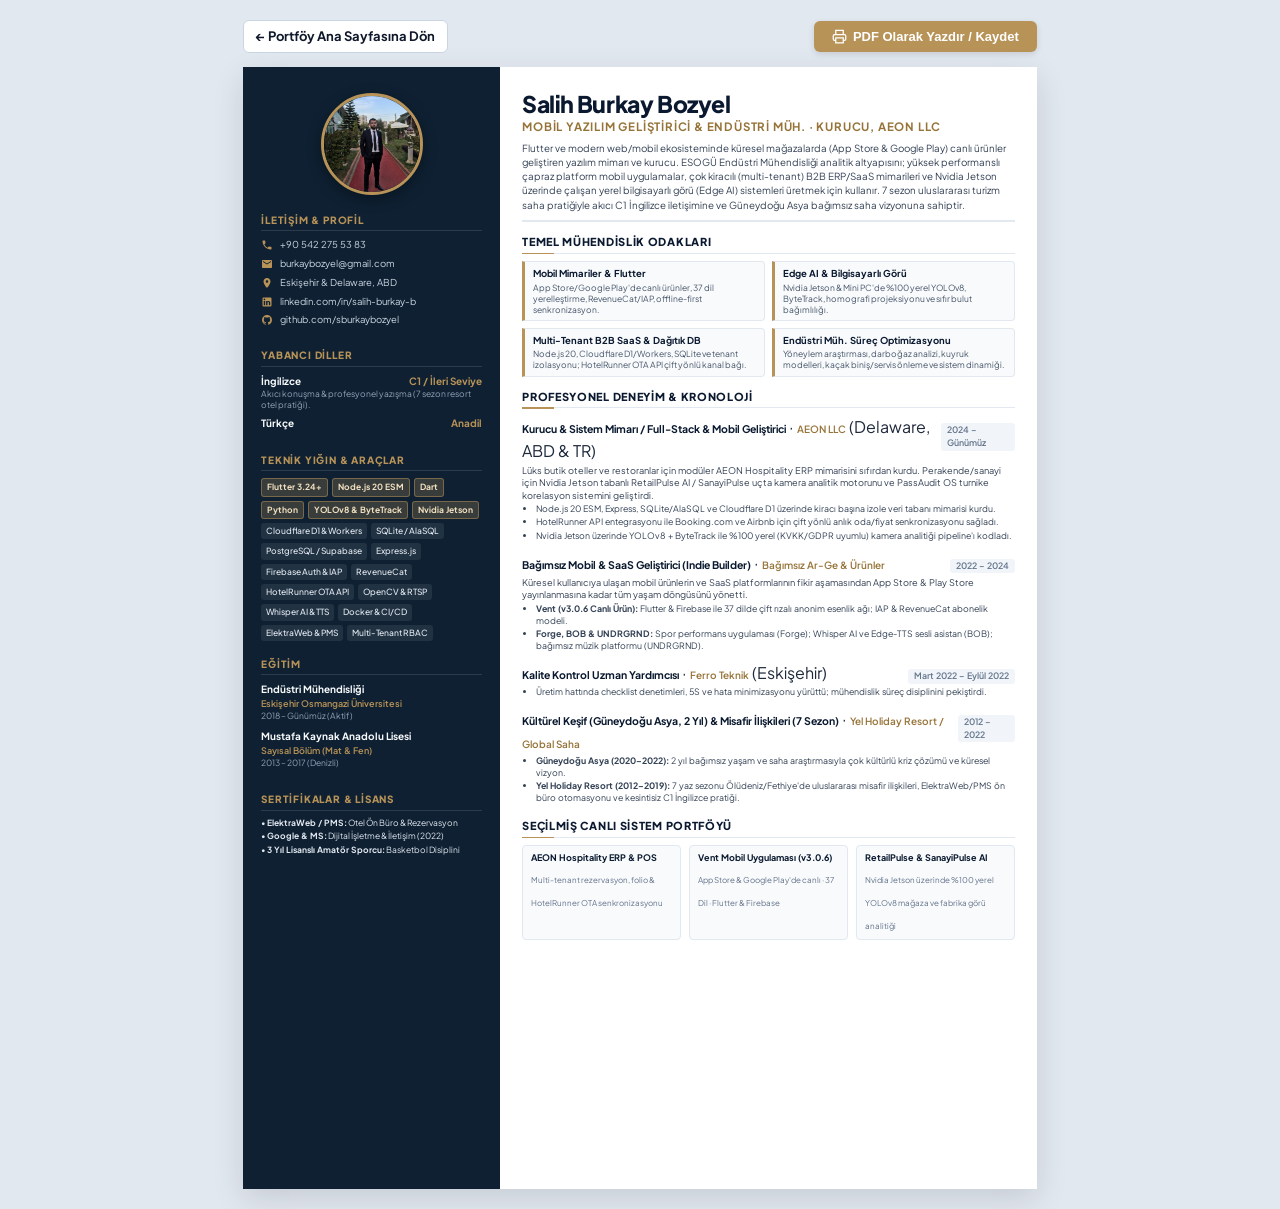
<file: cv-salih-burkay-bozyel.html>
<!DOCTYPE html>
<html lang="tr">
<head>
  <meta charset="UTF-8">
  <meta name="viewport" content="width=device-width, initial-scale=1.0">
  <title>Salih Burkay Bozyel - CV (Yazılım Geliştirici & Endüstri Mühendisi)</title>
  <link rel="preconnect" href="https://fonts.googleapis.com">
  <link rel="preconnect" href="https://fonts.gstatic.com" crossorigin>
  <link href="https://fonts.googleapis.com/css2?family=Plus+Jakarta+Sans:wght@400;500;600;700;800&family=JetBrains+Mono:wght@500;600&display=swap" rel="stylesheet">
  <style>
    @page {
      size: A4 portrait;
      margin: 0;
    }

    :root {
      --primary: #0a192f;
      --primary-light: #172a45;
      --accent: #b89358;
      --accent-dark: #967439;
      --text-main: #1e293b;
      --text-muted: #64748b;
      --border-color: #e2e8f0;
      --bg-side: #0e2032;
      --font-mono: 'JetBrains Mono', monospace;
    }

    * {
      box-sizing: border-box;
      margin: 0;
      padding: 0;
    }

    body {
      font-family: 'Plus Jakarta Sans', -apple-system, BlinkMacSystemFont, sans-serif;
      background: #e2e8f0;
      color: var(--text-main);
      display: flex;
      flex-direction: column;
      align-items: center;
      padding: 20px 0;
      line-height: 1.45;
    }

    .toolbar {
      width: 210mm;
      display: flex;
      justify-content: space-between;
      align-items: center;
      margin-bottom: 14px;
    }

    .toolbar-left a {
      color: #0f172a;
      text-decoration: none;
      font-weight: 700;
      font-size: 13px;
      display: inline-flex;
      align-items: center;
      gap: 6px;
      padding: 6px 12px;
      background: #ffffff;
      border-radius: 6px;
      border: 1px solid #cbd5e1;
    }

    .toolbar-left a:hover {
      background: #f8fafc;
    }

    .btn-print {
      display: inline-flex;
      align-items: center;
      gap: 6px;
      padding: 8px 18px;
      background: var(--accent);
      color: #ffffff;
      font-weight: 700;
      font-size: 13px;
      border: none;
      border-radius: 6px;
      cursor: pointer;
      box-shadow: 0 2px 6px rgba(0,0,0,0.12);
      transition: background 0.15s ease;
    }

    .btn-print:hover {
      background: var(--accent-dark);
    }

    .page-a4 {
      width: 210mm;
      min-height: 297mm;
      height: 297mm;
      background: #ffffff;
      display: flex;
      box-shadow: 0 10px 30px rgba(0,0,0,0.12);
      overflow: hidden;
      position: relative;
    }

    /* LEFT SIDEBAR */
    .sidebar {
      width: 68mm;
      height: 100%;
      background: var(--bg-side);
      color: #f8fafc;
      padding: 26px 18px;
      display: flex;
      flex-direction: column;
      gap: 16px;
      flex-shrink: 0;
    }

    .photo-area {
      text-align: center;
      margin-bottom: 2px;
    }

    .profile-img {
      width: 102px;
      height: 102px;
      border-radius: 50%;
      object-fit: cover;
      border: 3px solid var(--accent);
      display: block;
      margin: 0 auto;
      box-shadow: 0 4px 14px rgba(0,0,0,0.35);
    }

    .side-sec-title {
      font-size: 10px;
      font-weight: 800;
      text-transform: uppercase;
      letter-spacing: 0.8px;
      color: var(--accent);
      border-bottom: 1px solid rgba(255,255,255,0.12);
      padding-bottom: 3px;
      margin-bottom: 7px;
    }

    .contact-item {
      display: flex;
      align-items: center;
      gap: 7px;
      font-size: 9.5px;
      margin-bottom: 5px;
      color: #cbd5e1;
    }

    .contact-item svg {
      width: 12px;
      height: 12px;
      fill: var(--accent);
      flex-shrink: 0;
    }

    .contact-item a {
      color: #cbd5e1;
      text-decoration: none;
      word-break: break-all;
    }

    .contact-item a:hover {
      color: #ffffff;
    }

    .lang-item {
      margin-bottom: 6px;
    }

    .lang-name {
      font-size: 10px;
      font-weight: 700;
      color: #f8fafc;
      display: flex;
      justify-content: space-between;
    }

    .lang-sub {
      font-size: 8.5px;
      color: #94a3b8;
      line-height: 1.25;
      margin-top: 1px;
    }

    .tags {
      display: flex;
      flex-wrap: wrap;
      gap: 4px;
    }

    .tag {
      font-size: 8.5px;
      padding: 2px 5px;
      border-radius: 3px;
      background: rgba(255,255,255,0.08);
      color: #e2e8f0;
      font-weight: 500;
    }

    .tag.primary {
      background: rgba(184, 147, 88, 0.25);
      color: #f1dfbf;
      border: 1px solid rgba(184, 147, 88, 0.5);
      font-weight: 700;
    }

    .edu-row {
      margin-bottom: 7px;
    }

    .edu-deg {
      font-size: 10px;
      font-weight: 700;
      color: #f8fafc;
    }

    .edu-sch {
      font-size: 9px;
      color: var(--accent);
      font-weight: 600;
    }

    .edu-date {
      font-size: 8.5px;
      color: #94a3b8;
    }

    /* RIGHT MAIN CONTENT */
    .main {
      width: 142mm;
      height: 100%;
      padding: 24px 22px 20px 22px;
      display: flex;
      flex-direction: column;
      gap: 12px;
    }

    .header {
      border-bottom: 2px solid var(--border-color);
      padding-bottom: 8px;
    }

    .cand-name {
      font-size: 23px;
      font-weight: 800;
      color: var(--primary);
      letter-spacing: -0.4px;
      line-height: 1.1;
      margin-bottom: 3px;
    }

    .cand-role {
      font-size: 11.5px;
      font-weight: 700;
      color: var(--accent-dark);
      text-transform: uppercase;
      letter-spacing: 0.8px;
      margin-bottom: 5px;
    }

    .cand-bio {
      font-size: 9.8px;
      color: #334155;
      line-height: 1.45;
    }

    .sec-title {
      font-size: 11px;
      font-weight: 800;
      text-transform: uppercase;
      letter-spacing: 0.7px;
      color: var(--primary);
      position: relative;
      padding-bottom: 3px;
      margin-bottom: 7px;
      border-bottom: 1.5px solid var(--border-color);
      display: flex;
      align-items: center;
      gap: 6px;
    }

    .sec-title::after {
      content: '';
      position: absolute;
      bottom: -1.5px;
      left: 0;
      width: 32px;
      height: 1.5px;
      background: var(--accent);
    }

    /* EXPERIENCE */
    .exp-item {
      margin-bottom: 9px;
    }

    .exp-item:last-child {
      margin-bottom: 0;
    }

    .exp-top {
      display: flex;
      justify-content: space-between;
      align-items: baseline;
      margin-bottom: 2px;
    }

    .exp-title {
      font-size: 10.5px;
      font-weight: 700;
      color: var(--primary);
    }

    .exp-org {
      font-size: 10px;
      font-weight: 600;
      color: var(--accent-dark);
    }

    .exp-period {
      font-size: 8.8px;
      font-weight: 600;
      color: var(--text-muted);
      background: #f1f5f9;
      padding: 1px 6px;
      border-radius: 3px;
    }

    .exp-desc {
      font-size: 9.2px;
      color: #334155;
      line-height: 1.35;
      margin-bottom: 2px;
    }

    .exp-list {
      list-style-type: disc;
      padding-left: 14px;
      font-size: 8.8px;
      color: #334155;
      line-height: 1.35;
    }

    .exp-list li {
      margin-bottom: 1.5px;
    }

    /* EXPERTISE PILLARS */
    .skills-summary {
      display: grid;
      grid-template-columns: 1fr 1fr;
      gap: 7px;
    }

    .skill-card {
      background: #f8fafc;
      border: 1px solid var(--border-color);
      border-left: 3px solid var(--accent);
      padding: 5px 8px;
      border-radius: 0 4px 4px 0;
    }

    .skill-card h4 {
      font-size: 9.5px;
      font-weight: 700;
      color: var(--primary);
      margin-bottom: 1px;
    }

    .skill-card p {
      font-size: 8.5px;
      color: #475569;
      line-height: 1.3;
    }

    /* CERTIFICATES */
    .certs-row {
      display: flex;
      gap: 8px;
    }

    .cert-box {
      flex: 1;
      background: #f8fafc;
      border: 1px solid var(--border-color);
      border-radius: 4px;
      padding: 5px 8px;
    }

    .cert-box strong {
      font-size: 9px;
      color: var(--primary);
      display: block;
      margin-bottom: 1px;
    }

    .cert-box span {
      font-size: 8px;
      color: var(--text-muted);
    }

    @media print {
      body {
        background: transparent !important;
        padding: 0 !important;
      }
      .toolbar {
        display: none !important;
      }
      .page-a4 {
        box-shadow: none !important;
        height: 297mm !important;
        max-height: 297mm !important;
        overflow: hidden !important;
      }
      .sidebar {
        background: #0e2032 !important;
        -webkit-print-color-adjust: exact !important;
        print-color-adjust: exact !important;
      }
      .tag.primary {
        background: #e9d7b8 !important;
        color: #000 !important;
        -webkit-print-color-adjust: exact !important;
        print-color-adjust: exact !important;
      }
      .skill-card {
        background: #f8fafc !important;
        -webkit-print-color-adjust: exact !important;
        print-color-adjust: exact !important;
      }
    }
  </style>
</head>
<body>

  <div class="toolbar">
    <div class="toolbar-left">
      <a href="index.html">← Portföy Ana Sayfasına Dön</a>
    </div>
    <button class="btn-print" onclick="window.print()">
      <svg width="15" height="15" viewBox="0 0 24 24" fill="none" stroke="currentColor" stroke-width="2"><path d="M6 9V2h12v7M6 18H4a2 2 0 01-2-2v-5a2 2 0 012-2h16a2 2 0 012 2v5a2 2 0 01-2 2h-2"/><path d="M6 14h12v8H6z"/></svg>
      <span>PDF Olarak Yazdır / Kaydet</span>
    </button>
  </div>

  <div class="page-a4">
    <!-- SOL PANEL (SIDEBAR) -->
    <aside class="sidebar">
      <div class="photo-area">
        <img src="assets/profile/burkay-profile.png" alt="Salih Burkay Bozyel" class="profile-img" onerror="this.style.display='none'">
      </div>

      <!-- İLETİŞİM -->
      <div>
        <div class="side-sec-title">İletişim & Profil</div>
        <div class="contact-item">
          <svg viewBox="0 0 24 24"><path d="M6.62 10.79a15.053 15.053 0 006.59 6.59l2.2-2.2c.27-.27.67-.36 1.02-.24 1.12.37 2.33.57 3.57.57.55 0 1 .45 1 1V20c0 .55-.45 1-1 1-9.39 0-17-7.61-17-17 0-.55.45-1 1-1h3.5c.55 0 1 .45 1 1 0 1.25.2 2.45.57 3.57.11.35.03.74-.25 1.02l-2.2 2.2z"/></svg>
          <a href="tel:+905422755383">+90 542 275 53 83</a>
        </div>
        <div class="contact-item">
          <svg viewBox="0 0 24 24"><path d="M20 4H4c-1.1 0-1.99.9-1.99 2L2 18c0 1.1.9 2 2 2h16c1.1 0 2-.9 2-2V6c0-1.1-.9-2-2-2zm0 4l-8 5-8-5V6l8 5 8-5v2z"/></svg>
          <a href="mailto:burkaybozyel@gmail.com">burkaybozyel@gmail.com</a>
        </div>
        <div class="contact-item">
          <svg viewBox="0 0 24 24"><path d="M12 2C8.13 2 5 5.13 5 9c0 5.25 7 13 7 13s7-7.75 7-13c0-3.87-3.13-7-7-7zm0 9.5c-1.38 0-2.5-1.12-2.5-2.5s1.12-2.5 2.5-2.5 2.5 1.12 2.5 2.5-1.12 2.5-2.5 2.5z"/></svg>
          <span>Eskişehir & Delaware, ABD</span>
        </div>
        <div class="contact-item">
          <svg viewBox="0 0 24 24"><path d="M19 3a2 2 0 0 1 2 2v14a2 2 0 0 1-2 2H5a2 2 0 0 1-2-2V5a2 2 0 0 1 2-2h14m-.5 15.5v-5.3a3.26 3.26 0 0 0-3.26-3.26c-.85 0-1.84.52-2.28 1.3v-1.11h-2.79v8.37h2.79v-4.93c0-.77.62-1.4 1.39-1.4a1.4 1.4 0 0 1 1.4 1.4v4.93h2.75M6.88 8.56a1.68 1.68 0 0 0 1.68-1.68c0-.93-.75-1.69-1.68-1.69a1.69 1.69 0 0 0-1.69 1.69c0 .93.76 1.68 1.69 1.68m1.39 9.94v-8.37H5.5v8.37h2.77z"/></svg>
          <a href="https://linkedin.com/in/salih-burkay-b-2351b5128" target="_blank">linkedin.com/in/salih-burkay-b</a>
        </div>
        <div class="contact-item">
          <svg viewBox="0 0 24 24"><path d="M12 2A10 10 0 0 0 2 12c0 4.42 2.87 8.17 6.84 9.5.5.08.66-.23.66-.5v-1.69c-2.77.6-3.36-1.34-3.36-1.34-.46-1.16-1.11-1.47-1.11-1.47-.91-.62.07-.6.07-.6 1 .07 1.53 1.03 1.53 1.03.87 1.52 2.34 1.07 2.91.83.1-.65.35-1.09.63-1.34-2.22-.25-4.55-1.11-4.55-4.92 0-1.11.38-2 1.03-2.71-.1-.25-.45-1.29.1-2.64 0 0 .84-.27 2.75 1.02.79-.22 1.65-.33 2.5-.33.85 0 1.71.11 2.5.33 1.91-1.29 2.75-1.02 2.75-1.02.55 1.35.2 2.39.1 2.64.65.71 1.03 1.6 1.03 2.71 0 3.82-2.34 4.66-4.57 4.91.36.31.69.92.69 1.85V21c0 .27.16.59.67.5C19.14 20.16 22 16.42 22 12A10 10 0 0 0 12 2z"/></svg>
          <a href="https://github.com/sburkaybozyel" target="_blank">github.com/sburkaybozyel</a>
        </div>
      </div>

      <!-- YABANCI DİL -->
      <div>
        <div class="side-sec-title">Yabancı Diller</div>
        <div class="lang-item">
          <div class="lang-name">
            <span>İngilizce</span>
            <span style="color:var(--accent);">C1 / İleri Seviye</span>
          </div>
          <div class="lang-sub">Akıcı konuşma & profesyonel yazışma (7 sezon resort otel pratiği).</div>
        </div>
        <div class="lang-item">
          <div class="lang-name">
            <span>Türkçe</span>
            <span style="color:var(--accent);">Anadil</span>
          </div>
        </div>
      </div>

      <!-- TEKNİK YETKİNLİKLER -->
      <div>
        <div class="side-sec-title">Teknik Yığın & Araçlar</div>
        <div class="tags">
          <span class="tag primary">Flutter 3.24+</span>
          <span class="tag primary">Node.js 20 ESM</span>
          <span class="tag primary">Dart</span>
          <span class="tag primary">Python</span>
          <span class="tag primary">YOLOv8 & ByteTrack</span>
          <span class="tag primary">Nvidia Jetson</span>
          <span class="tag">Cloudflare D1 & Workers</span>
          <span class="tag">SQLite / AlaSQL</span>
          <span class="tag">PostgreSQL / Supabase</span>
          <span class="tag">Express.js</span>
          <span class="tag">Firebase Auth & IAP</span>
          <span class="tag">RevenueCat</span>
          <span class="tag">HotelRunner OTA API</span>
          <span class="tag">OpenCV & RTSP</span>
          <span class="tag">Whisper AI & TTS</span>
          <span class="tag">Docker & CI/CD</span>
          <span class="tag">ElektraWeb & PMS</span>
          <span class="tag">Multi-Tenant RBAC</span>
        </div>
      </div>

      <!-- EĞİTİM -->
      <div>
        <div class="side-sec-title">Eğitim</div>
        <div class="edu-row">
          <div class="edu-deg">Endüstri Mühendisliği</div>
          <div class="edu-sch">Eskişehir Osmangazi Üniversitesi</div>
          <div class="edu-date">2018 – Günümüz (Aktif)</div>
        </div>
        <div class="edu-row">
          <div class="edu-deg">Mustafa Kaynak Anadolu Lisesi</div>
          <div class="edu-sch">Sayısal Bölüm (Mat & Fen)</div>
          <div class="edu-date">2013 – 2017 (Denizli)</div>
        </div>
      </div>

      <!-- SERTİFİKALAR -->
      <div>
        <div class="side-sec-title">Sertifikalar & Lisans</div>
        <div class="lang-sub" style="color:#e2e8f0; margin-bottom: 3px;">• <strong>ElektraWeb / PMS:</strong> Otel Ön Büro & Rezervasyon</div>
        <div class="lang-sub" style="color:#e2e8f0; margin-bottom: 3px;">• <strong>Google & MS:</strong> Dijital İşletme & İletişim (2022)</div>
        <div class="lang-sub" style="color:#e2e8f0;">• <strong>3 Yıl Lisanslı Amatör Sporcu:</strong> Basketbol Disiplini</div>
      </div>
    </aside>

    <!-- SAĞ ANA İÇERİK (MAIN) -->
    <main class="main">
      <!-- BAŞLIK & ÖZET -->
      <section class="header">
        <h1 class="cand-name">Salih Burkay Bozyel</h1>
        <div class="cand-role">Mobil Yazılım Geliştirici & Endüstri Müh. · Kurucu, AEON LLC</div>
        <p class="cand-bio">
          Flutter ve modern web/mobil ekosisteminde küresel mağazalarda (App Store & Google Play) canlı ürünler geliştiren yazılım mimarı ve kurucu. ESOGÜ Endüstri Mühendisliği analitik altyapısını; yüksek performanslı çapraz platform mobil uygulamalar, çok kiracılı (multi-tenant) B2B ERP/SaaS mimarileri ve Nvidia Jetson üzerinde çalışan yerel bilgisayarlı görü (Edge AI) sistemleri üretmek için kullanır. 7 sezon uluslararası turizm saha pratiğiyle akıcı C1 İngilizce iletişimine ve Güneydoğu Asya bağımsız saha vizyonuna sahiptir.
        </p>
      </section>

      <!-- TEMEL MİMARİ DİREKLER -->
      <section>
        <div class="sec-title">Temel Mühendislik Odakları</div>
        <div class="skills-summary">
          <div class="skill-card">
            <h4>Mobil Mimariler & Flutter</h4>
            <p>App Store/Google Play'de canlı ürünler, 37 dil yerelleştirme, RevenueCat/IAP, offline-first senkronizasyon.</p>
          </div>
          <div class="skill-card">
            <h4>Edge AI & Bilgisayarlı Görü</h4>
            <p>Nvidia Jetson & Mini PC'de %100 yerel YOLOv8, ByteTrack, homografi projeksiyonu ve sıfır bulut bağımlılığı.</p>
          </div>
          <div class="skill-card">
            <h4>Multi-Tenant B2B SaaS & Dağıtık DB</h4>
            <p>Node.js 20, Cloudflare D1/Workers, SQLite ve tenant izolasyonu; HotelRunner OTA API çift yönlü kanal bağı.</p>
          </div>
          <div class="skill-card">
            <h4>Endüstri Müh. Süreç Optimizasyonu</h4>
            <p>Yöneylem araştırması, darboğaz analizi, kuyruk modelleri, kaçak biniş/servis önleme ve sistem dinamiği.</p>
          </div>
        </div>
      </section>

      <!-- İŞ & PROJE DENEYİMİ -->
      <section>
        <div class="sec-title">Profesyonel Deneyim & Kronoloji</div>

        <!-- 1. AEON LLC -->
        <div class="exp-item">
          <div class="exp-top">
            <div>
              <span class="exp-title">Kurucu & Sistem Mimarı / Full-Stack & Mobil Geliştirici</span> · 
              <span class="exp-org">AEON LLC</span> (Delaware, ABD & TR)
            </div>
            <span class="exp-period">2024 – Günümüz</span>
          </div>
          <p class="exp-desc">
            Lüks butik oteller ve restoranlar için modüler AEON Hospitality ERP mimarisini sıfırdan kurdu. Perakende/sanayi için Nvidia Jetson tabanlı RetailPulse AI / SanayiPulse uçta kamera analitik motorunu ve PassAudit OS turnike korelasyon sistemini geliştirdi.
          </p>
          <ul class="exp-list">
            <li>Node.js 20 ESM, Express, SQLite/AlaSQL ve Cloudflare D1 üzerinde kiracı başına izole veri tabanı mimarisi kurdu.</li>
            <li>HotelRunner API entegrasyonu ile Booking.com ve Airbnb için çift yönlü anlık oda/fiyat senkronizasyonu sağladı.</li>
            <li>Nvidia Jetson üzerinde YOLOv8 + ByteTrack ile %100 yerel (KVKK/GDPR uyumlu) kamera analitiği pipeline'ı kodladı.</li>
          </ul>
        </div>

        <!-- 2. INDIE BUILDER -->
        <div class="exp-item">
          <div class="exp-top">
            <div>
              <span class="exp-title">Bağımsız Mobil & SaaS Geliştirici (Indie Builder)</span> · 
              <span class="exp-org">Bağımsız Ar-Ge & Ürünler</span>
            </div>
            <span class="exp-period">2022 – 2024</span>
          </div>
          <p class="exp-desc">
            Küresel kullanıcıya ulaşan mobil ürünlerin ve SaaS platformlarının fikir aşamasından App Store & Play Store yayınlanmasına kadar tüm yaşam döngüsünü yönetti.
          </p>
          <ul class="exp-list">
            <li><strong>Vent (v3.0.6 Canlı Ürün):</strong> Flutter & Firebase ile 37 dilde çift rızalı anonim esenlik ağı; IAP & RevenueCat abonelik modeli.</li>
            <li><strong>Forge, BOB & UNDRGRND:</strong> Spor performans uygulaması (Forge); Whisper AI ve Edge-TTS sesli asistan (BOB); bağımsız müzik platformu (UNDRGRND).</li>
          </ul>
        </div>

        <!-- 3. FERRO TEKNİK -->
        <div class="exp-item">
          <div class="exp-top">
            <div>
              <span class="exp-title">Kalite Kontrol Uzman Yardımcısı</span> · 
              <span class="exp-org">Ferro Teknik</span> (Eskişehir)
            </div>
            <span class="exp-period">Mart 2022 – Eylül 2022</span>
          </div>
          <ul class="exp-list">
            <li>Üretim hattında checklist denetimleri, 5S ve hata minimizasyonu yürüttü; mühendislik süreç disiplinini pekiştirdi.</li>
          </ul>
        </div>

        <!-- 4. GÜNEYDOĞU ASYA & TURİZM SAHA -->
        <div class="exp-item">
          <div class="exp-top">
            <div>
              <span class="exp-title">Kültürel Keşif (Güneydoğu Asya, 2 Yıl) & Misafir İlişkileri (7 Sezon)</span> · 
              <span class="exp-org">Yel Holiday Resort / Global Saha</span>
            </div>
            <span class="exp-period">2012 – 2022</span>
          </div>
          <ul class="exp-list">
            <li><strong>Güneydoğu Asya (2020–2022):</strong> 2 yıl bağımsız yaşam ve saha araştırmasıyla çok kültürlü kriz çözümü ve küresel vizyon.</li>
            <li><strong>Yel Holiday Resort (2012–2019):</strong> 7 yaz sezonu Ölüdeniz/Fethiye'de uluslararası misafir ilişkileri, ElektraWeb/PMS ön büro otomasyonu ve kesintisiz C1 İngilizce pratiği.</li>
          </ul>
        </div>
      </section>

      <!-- CANLI PORTFÖY BAĞLANTILARI -->
      <section>
        <div class="sec-title">Seçilmiş Canlı Sistem Portföyü</div>
        <div class="certs-row">
          <div class="cert-box">
            <strong>AEON Hospitality ERP & POS</strong>
            <span>Multi-tenant rezervasyon, folio & HotelRunner OTA senkronizasyonu</span>
          </div>
          <div class="cert-box">
            <strong>Vent Mobil Uygulaması (v3.0.6)</strong>
            <span>App Store & Google Play'de canlı · 37 Dil · Flutter & Firebase</span>
          </div>
          <div class="cert-box">
            <strong>RetailPulse & SanayiPulse AI</strong>
            <span>Nvidia Jetson üzerinde %100 yerel YOLOv8 mağaza ve fabrika görü analitiği</span>
          </div>
        </div>
      </section>

    </main>
  </div>

</body>
</html>
</file>
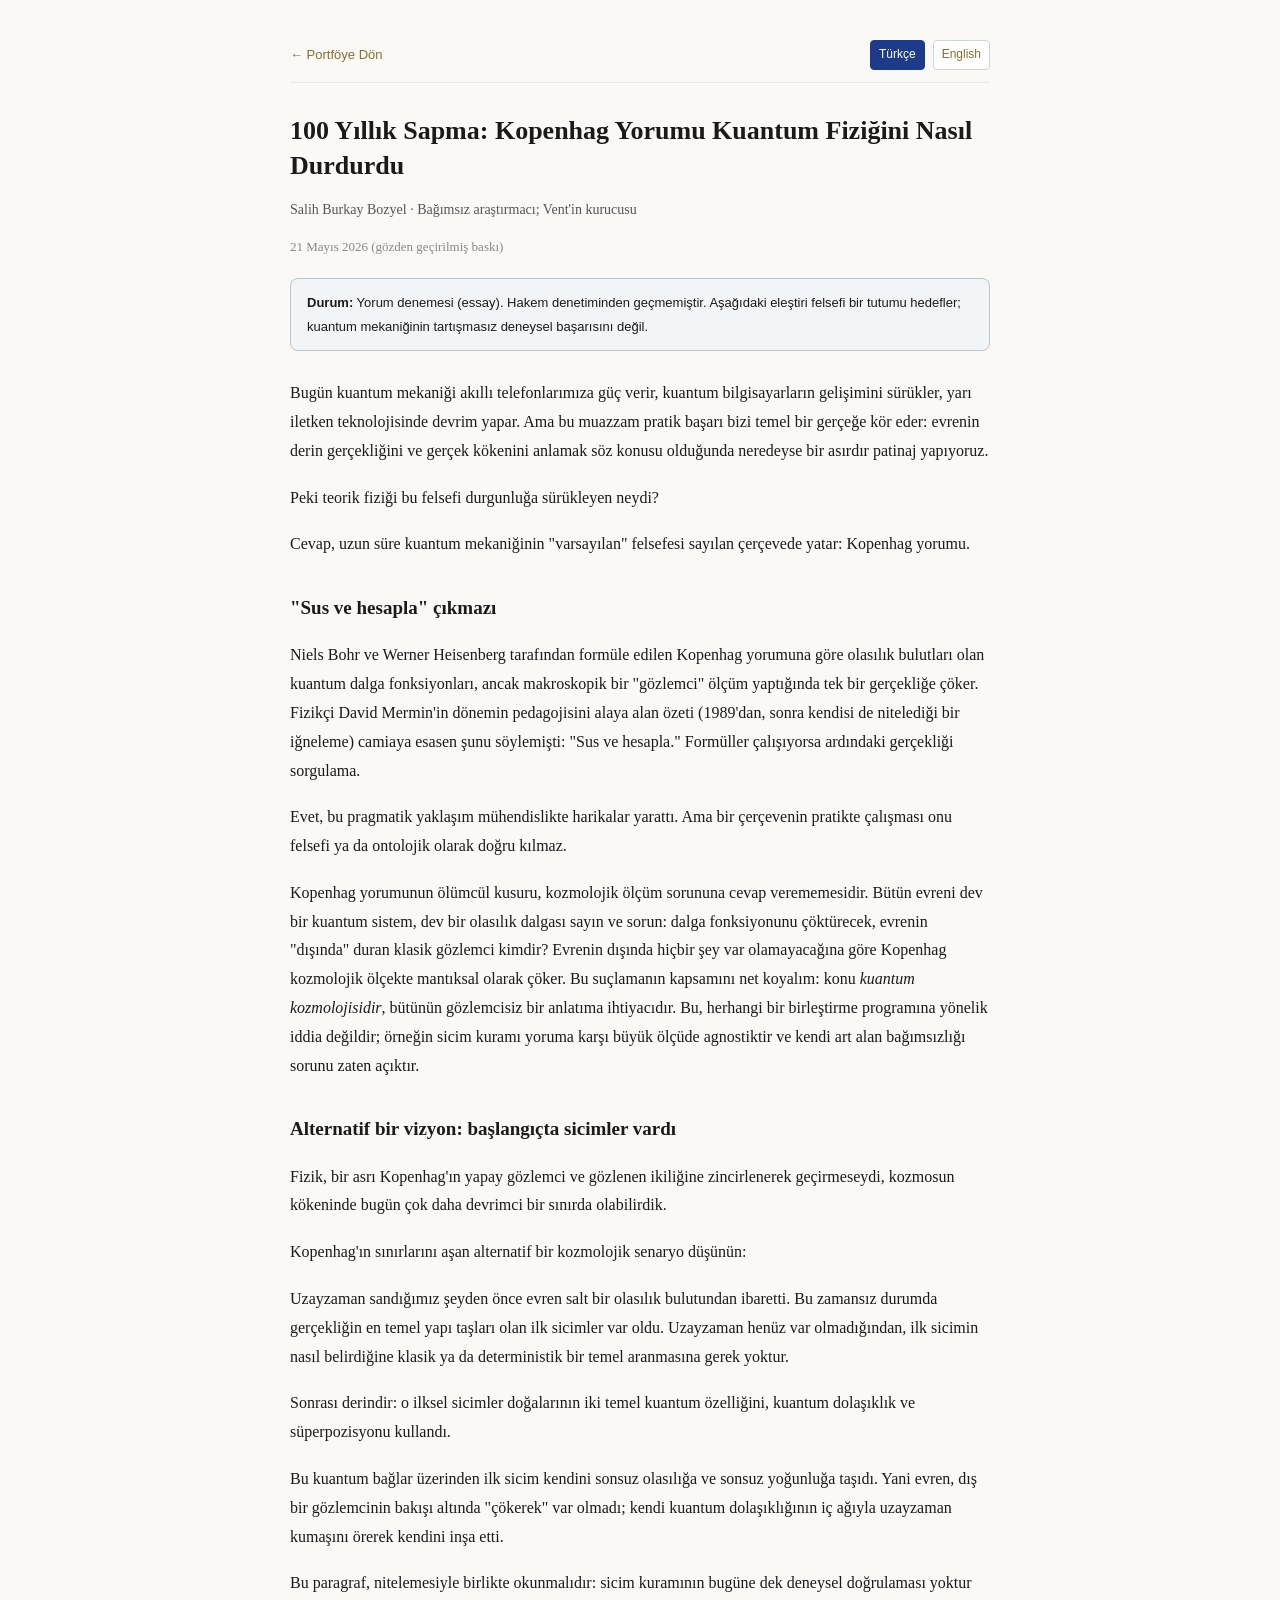
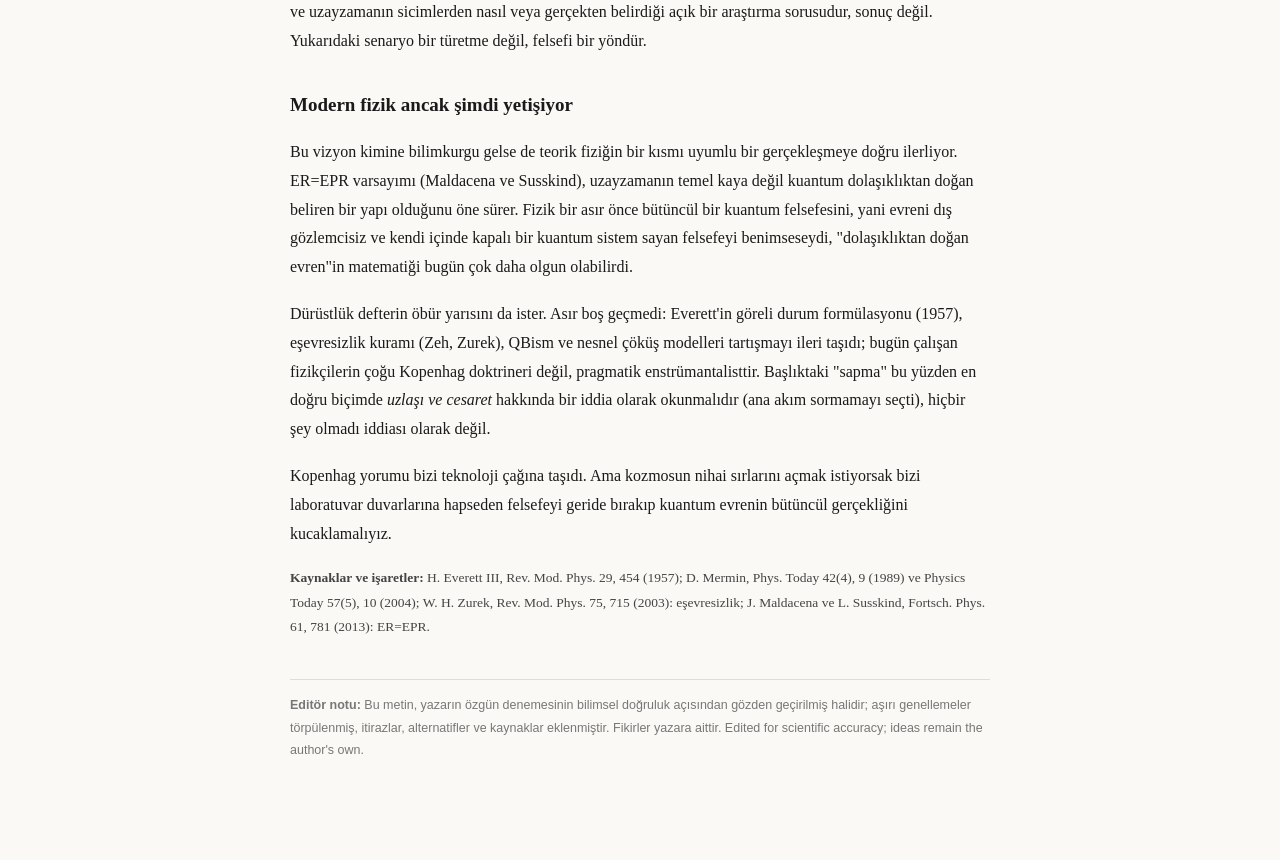
<file: assets/science-articles/copenhagen.html>
<!DOCTYPE html>
<html lang="tr">
<head>
<meta charset="UTF-8">
<meta name="viewport" content="width=device-width, initial-scale=1.0">
<title>100 Yıllık Sapma: Kopenhag Yorumu Kuantum Fiziğini Nasıl Durdurdu · Salih Burkay Bozyel</title>
<style>
  body { font-family: Georgia, 'Times New Roman', serif; line-height: 1.8; color: #1a1a1a; background: #faf9f6; margin: 0; padding: 0; }
  .paper { max-width: 700px; margin: 0 auto; padding: 40px 22px 80px; }
  .back { font-family: -apple-system, sans-serif; font-size: 13px; margin-bottom: 30px; }
  .back a { color: #8a6d2f; }
  h1 { font-size: 26px; line-height: 1.35; margin-bottom: 6px; }
  .byline { font-size: 14px; color: #555; margin-bottom: 2px; }
  .date { font-size: 13px; color: #888; margin-bottom: 20px; }
  .status { font-family: -apple-system, sans-serif; font-size: 13px; background: #f2f5f7; border: 1px solid #b9c6cf; border-radius: 8px; padding: 12px 16px; margin: 20px 0 28px; }
  p { margin-bottom: 18px; }
  h2 { font-size: 19px; margin-top: 32px; }
  .refs { font-size: 13.5px; color: #444; }
  .ednote { font-family: -apple-system, sans-serif; font-size: 12.5px; color: #777; border-top: 1px solid #ddd; margin-top: 40px; padding-top: 14px; }
  hr.sep { border: none; border-top: 2px solid #ccc; margin: 60px 0 40px; }
</style>
<style>
  .back { font-family: -apple-system, BlinkMacSystemFont, "Segoe UI", Roboto, sans-serif; font-size: 13px; margin-bottom: 30px; display: flex; align-items: center; justify-content: space-between; border-bottom: 1px solid #e2e8f0; padding-bottom: 12px; }
  .back a { color: #8a6d2f; text-decoration: none; font-weight: 500; }
  .back a:hover { text-decoration: underline; }
  .lang-toggle { display: inline-flex; gap: 8px; font-weight: 600; }
  .lang-btn { padding: 3px 8px; border-radius: 4px; border: 1px solid #cbd5e1; background: #fff; cursor: pointer; color: #475569; font-size: 12px; text-decoration: none; }
  .lang-btn.active { background: #1e3a8a; color: #fff; border-color: #1e3a8a; }
  hr.sep { display: none !important; }
</style>
<script>
  function setLanguage(lang) {
    var isEn = (lang === "en");
    var enArt = document.getElementById("en");
    var trArt = document.getElementById("tr");
    if (enArt) enArt.style.display = isEn ? "block" : "none";
    if (trArt) trArt.style.display = isEn ? "none" : "block";
    document.documentElement.lang = isEn ? "en" : "tr";
    document.title = (isEn ? "A 100-Year Detour: How the Copenhagen Interpretation Stalled Quantum Physics" : "100 Yıllık Sapma: Kopenhag Yorumu Kuantum Fiziğini Nasıl Durdurdu") + " · Salih Burkay Bozyel";
    var btnTr = document.getElementById("btn-tr");
    var btnEn = document.getElementById("btn-en");
    if (btnTr) btnTr.className = isEn ? "lang-btn" : "lang-btn active";
    if (btnEn) btnEn.className = isEn ? "lang-btn active" : "lang-btn";
    var backLink = document.getElementById("back-link");
    if (backLink) backLink.textContent = isEn ? "← Back to portfolio" : "← Portföye Dön";
  }
  function syncFromHash() {
    var hash = (window.location.hash || "").toLowerCase();
    var search = new URLSearchParams(window.location.search);
    var langParam = search.get("lang");
    if (hash === "#en" || langParam === "en") {
      setLanguage("en");
    } else {
      setLanguage("tr");
    }
  }
  window.addEventListener("hashchange", syncFromHash);
  document.addEventListener("DOMContentLoaded", syncFromHash);
</script>
</head>
<body>
<div class="paper">
    <div class="back">
    <a href="../../index.html#extras" id="back-link">← Portföye Dön</a>
    <div class="lang-toggle">
      <a href="#tr" id="btn-tr" class="lang-btn active" onclick="setLanguage('tr'); return false;">Türkçe</a>
      <a href="#en" id="btn-en" class="lang-btn" onclick="setLanguage('en'); return false;">English</a>
    </div>
  </div>

<article lang="tr" id="tr">
  <h1>100 Yıllık Sapma: Kopenhag Yorumu Kuantum Fiziğini Nasıl Durdurdu</h1>
  <p class="byline">Salih Burkay Bozyel · Bağımsız araştırmacı; Vent'in kurucusu</p>
  <p class="date">21 Mayıs 2026 (gözden geçirilmiş baskı)</p>

  <div class="status"><strong>Durum:</strong> Yorum denemesi (essay). Hakem denetiminden geçmemiştir. Aşağıdaki eleştiri felsefi bir tutumu hedefler; kuantum mekaniğinin tartışmasız deneysel başarısını değil.</div>

  <p>Bugün kuantum mekaniği akıllı telefonlarımıza güç verir, kuantum bilgisayarların gelişimini sürükler, yarı iletken teknolojisinde devrim yapar. Ama bu muazzam pratik başarı bizi temel bir gerçeğe kör eder: evrenin derin gerçekliğini ve gerçek kökenini anlamak söz konusu olduğunda neredeyse bir asırdır patinaj yapıyoruz.</p>

  <p>Peki teorik fiziği bu felsefi durgunluğa sürükleyen neydi?</p>

  <p>Cevap, uzun süre kuantum mekaniğinin "varsayılan" felsefesi sayılan çerçevede yatar: Kopenhag yorumu.</p>

  <h2>"Sus ve hesapla" çıkmazı</h2>
  <p>Niels Bohr ve Werner Heisenberg tarafından formüle edilen Kopenhag yorumuna göre olasılık bulutları olan kuantum dalga fonksiyonları, ancak makroskopik bir "gözlemci" ölçüm yaptığında tek bir gerçekliğe çöker. Fizikçi David Mermin'in dönemin pedagojisini alaya alan özeti (1989'dan, sonra kendisi de nitelediği bir iğneleme) camiaya esasen şunu söylemişti: "Sus ve hesapla." Formüller çalışıyorsa ardındaki gerçekliği sorgulama.</p>

  <p>Evet, bu pragmatik yaklaşım mühendislikte harikalar yarattı. Ama bir çerçevenin pratikte çalışması onu felsefi ya da ontolojik olarak doğru kılmaz.</p>

  <p>Kopenhag yorumunun ölümcül kusuru, kozmolojik ölçüm sorununa cevap verememesidir. Bütün evreni dev bir kuantum sistem, dev bir olasılık dalgası sayın ve sorun: dalga fonksiyonunu çöktürecek, evrenin "dışında" duran klasik gözlemci kimdir? Evrenin dışında hiçbir şey var olamayacağına göre Kopenhag kozmolojik ölçekte mantıksal olarak çöker. Bu suçlamanın kapsamını net koyalım: konu <em>kuantum kozmolojisidir</em>, bütünün gözlemcisiz bir anlatıma ihtiyacıdır. Bu, herhangi bir birleştirme programına yönelik iddia değildir; örneğin sicim kuramı yoruma karşı büyük ölçüde agnostiktir ve kendi art alan bağımsızlığı sorunu zaten açıktır.</p>

  <h2>Alternatif bir vizyon: başlangıçta sicimler vardı</h2>
  <p>Fizik, bir asrı Kopenhag'ın yapay gözlemci ve gözlenen ikiliğine zincirlenerek geçirmeseydi, kozmosun kökeninde bugün çok daha devrimci bir sınırda olabilirdik.</p>

  <p>Kopenhag'ın sınırlarını aşan alternatif bir kozmolojik senaryo düşünün:</p>

  <p>Uzayzaman sandığımız şeyden önce evren salt bir olasılık bulutundan ibaretti. Bu zamansız durumda gerçekliğin en temel yapı taşları olan ilk sicimler var oldu. Uzayzaman henüz var olmadığından, ilk sicimin nasıl belirdiğine klasik ya da deterministik bir temel aranmasına gerek yoktur.</p>

  <p>Sonrası derindir: o ilksel sicimler doğalarının iki temel kuantum özelliğini, kuantum dolaşıklık ve süperpozisyonu kullandı.</p>

  <p>Bu kuantum bağlar üzerinden ilk sicim kendini sonsuz olasılığa ve sonsuz yoğunluğa taşıdı. Yani evren, dış bir gözlemcinin bakışı altında "çökerek" var olmadı; kendi kuantum dolaşıklığının iç ağıyla uzayzaman kumaşını örerek kendini inşa etti.</p>

  <p>Bu paragraf, nitelemesiyle birlikte okunmalıdır: sicim kuramının bugüne dek deneysel doğrulaması yoktur ve uzayzamanın sicimlerden nasıl veya gerçekten belirdiği açık bir araştırma sorusudur, sonuç değil. Yukarıdaki senaryo bir türetme değil, felsefi bir yöndür.</p>

  <h2>Modern fizik ancak şimdi yetişiyor</h2>
  <p>Bu vizyon kimine bilimkurgu gelse de teorik fiziğin bir kısmı uyumlu bir gerçekleşmeye doğru ilerliyor. ER=EPR varsayımı (Maldacena ve Susskind), uzayzamanın temel kaya değil kuantum dolaşıklıktan doğan beliren bir yapı olduğunu öne sürer. Fizik bir asır önce bütüncül bir kuantum felsefesini, yani evreni dış gözlemcisiz ve kendi içinde kapalı bir kuantum sistem sayan felsefeyi benimseseydi, "dolaşıklıktan doğan evren"in matematiği bugün çok daha olgun olabilirdi.</p>

  <p>Dürüstlük defterin öbür yarısını da ister. Asır boş geçmedi: Everett'in göreli durum formülasyonu (1957), eşevresizlik kuramı (Zeh, Zurek), QBism ve nesnel çöküş modelleri tartışmayı ileri taşıdı; bugün çalışan fizikçilerin çoğu Kopenhag doktrineri değil, pragmatik enstrümantalisttir. Başlıktaki "sapma" bu yüzden en doğru biçimde <em>uzlaşı ve cesaret</em> hakkında bir iddia olarak okunmalıdır (ana akım sormamayı seçti), hiçbir şey olmadı iddiası olarak değil.</p>

  <p>Kopenhag yorumu bizi teknoloji çağına taşıdı. Ama kozmosun nihai sırlarını açmak istiyorsak bizi laboratuvar duvarlarına hapseden felsefeyi geride bırakıp kuantum evrenin bütüncül gerçekliğini kucaklamalıyız.</p>

  <div class="refs">
  <p><strong>Kaynaklar ve işaretler:</strong> H. Everett III, Rev. Mod. Phys. 29, 454 (1957); D. Mermin, Phys. Today 42(4), 9 (1989) ve Physics Today 57(5), 10 (2004); W. H. Zurek, Rev. Mod. Phys. 75, 715 (2003): eşevresizlik; J. Maldacena ve L. Susskind, Fortsch. Phys. 61, 781 (2013): ER=EPR.</p>
  </div>
</article>

<article lang="en" id="en" style="display:none;">
  <h1>A 100-Year Detour: How the Copenhagen Interpretation Stalled Quantum Physics</h1>
  <p class="byline">Salih Burkay Bozyel · Independent researcher; Founder of Vent</p>
  <p class="date">May 21, 2026 (revised edition)</p>

  <div class="status"><strong>Status:</strong> Interpretive essay. Not peer-reviewed. The critique below targets a philosophical stance, not the empirical success of quantum mechanics, which is undisputed.</div>

  <p>Today, quantum mechanics powers our smartphones, drives the development of quantum computers, and revolutionizes semiconductor technology. Yet this immense practical success blinds us to a fundamental truth: when it comes to understanding the deep reality and true origin of the universe, we have been running in circles for nearly a century.</p>

  <p>So what dragged theoretical physics into this philosophical stagnation?</p>

  <p>The answer lies in the framework long treated as the "default" philosophy of quantum mechanics: the Copenhagen interpretation.</p>

  <h2>The dead end of "shut up and calculate"</h2>
  <p>Formulated by Niels Bohr and Werner Heisenberg, the Copenhagen interpretation argues that quantum wave functions (clouds of probability) collapse into a single reality only when a macroscopic "observer" makes a measurement. As physicist David Mermin mockingly summarized the prevailing pedagogy (a quip from 1989 he later qualified), the community was essentially told: "shut up and calculate." If the formulas work, don't question the underlying reality.</p>

  <p>Yes, this pragmatic approach worked wonders for engineering. But a framework working in practice does not make it philosophically or ontologically correct.</p>

  <p>The fatal flaw of the Copenhagen interpretation is its failure to address the cosmological measurement problem. Treat the entire universe as one giant quantum system, a massive probability wave, and ask: who is the classical observer standing "outside" the universe to collapse its wave function? Since nothing can exist outside the universe, Copenhagen breaks down logically at cosmological scale. Note the precise scope of this charge: it concerns <em>quantum cosmology</em>, the need for an observer-free account of the whole. It is not a claim against any particular unifying program; string theory, for instance, is largely agnostic about interpretation, and its own background-independence problem remains open.</p>

  <h2>An alternative vision: in the beginning, there were strings</h2>
  <p>If physics had not spent a century shackled to Copenhagen's artificial observer and observed duality, we might be further along on the origin of the cosmos.</p>

  <p>Consider an alternative cosmological scenario that transcends Copenhagen's limitations:</p>

  <p>Before what we perceive as spacetime, the universe was nothing but a pure cloud of probabilities. In this timeless state, the most fundamental building blocks of reality, the first strings, came into existence. Because spacetime did not yet exist, no classical or deterministic foundation is demanded for how that initial string appeared.</p>

  <p>What happened next is profound: those primordial strings utilized two fundamental quantum properties of their nature: quantum entanglement and superposition.</p>

  <p>Through these quantum connections, the first string brought itself into infinite probabilities and infinite density. In other words, the universe did not "collapse" into existence under the gaze of an external observer; it constructed itself, weaving its own fabric of spacetime through the internal web of its own quantum entanglement.</p>

  <p>This paragraph must be read with its qualification attached: string theory to date has no experimental confirmation, and how (or whether) spacetime emerges from strings remains an open research question, not a result. The scenario above is a philosophical direction, not a derivation.</p>

  <h2>Modern physics is only now catching up</h2>
  <p>While this vision may sound like science fiction, parts of theoretical physics are moving toward a compatible realization. The ER=EPR conjecture (Maldacena and Susskind) proposes that spacetime is not fundamental bedrock but an emergent structure born of quantum entanglement. Had physics embraced a holistic quantum philosophy a century ago (treating the universe as a self-contained quantum system with no external observer), the mathematics of a "universe born from entanglement" might be more mature today.</p>

  <p>Honesty requires the other half of the ledger. The century was not empty: Everett's relative-state formulation (1957), decoherence theory (Zeh, Zurek), QBism, and objective-collapse models all advanced the debate, and most working physicists today are pragmatic instrumentalists rather than Copenhagen doctrinaires. The "detour" of the title is therefore best read as a claim about <em>consensus and courage</em> (the mainstream chose not to ask), rather than a claim that nothing happened.</p>

  <p>The Copenhagen interpretation brought us into the tech age. But to unlock the ultimate secrets of the cosmos, we must leave behind the philosophy that confines us to laboratory walls and embrace the holistic reality of the quantum universe.</p>

  <div class="refs">
  <p><strong>References &amp; pointers:</strong> H. Everett III, Rev. Mod. Phys. 29, 454 (1957); D. Mermin, Phys. Today 42(4), 9 (1989) and Physics Today 57(5), 10 (2004); W. H. Zurek, Rev. Mod. Phys. 75, 715 (2003): decoherence; J. Maldacena &amp; L. Susskind, Fortsch. Phys. 61, 781 (2013): ER=EPR.</p>
  </div>
</article>

  <p class="ednote"><strong>Editör notu:</strong> Bu metin, yazarın özgün denemesinin bilimsel doğruluk açısından gözden geçirilmiş halidir; aşırı genellemeler törpülenmiş, itirazlar, alternatifler ve kaynaklar eklenmiştir. Fikirler yazara aittir. Edited for scientific accuracy; ideas remain the author's own.</p>
</div>
</body>
</html>
</file>
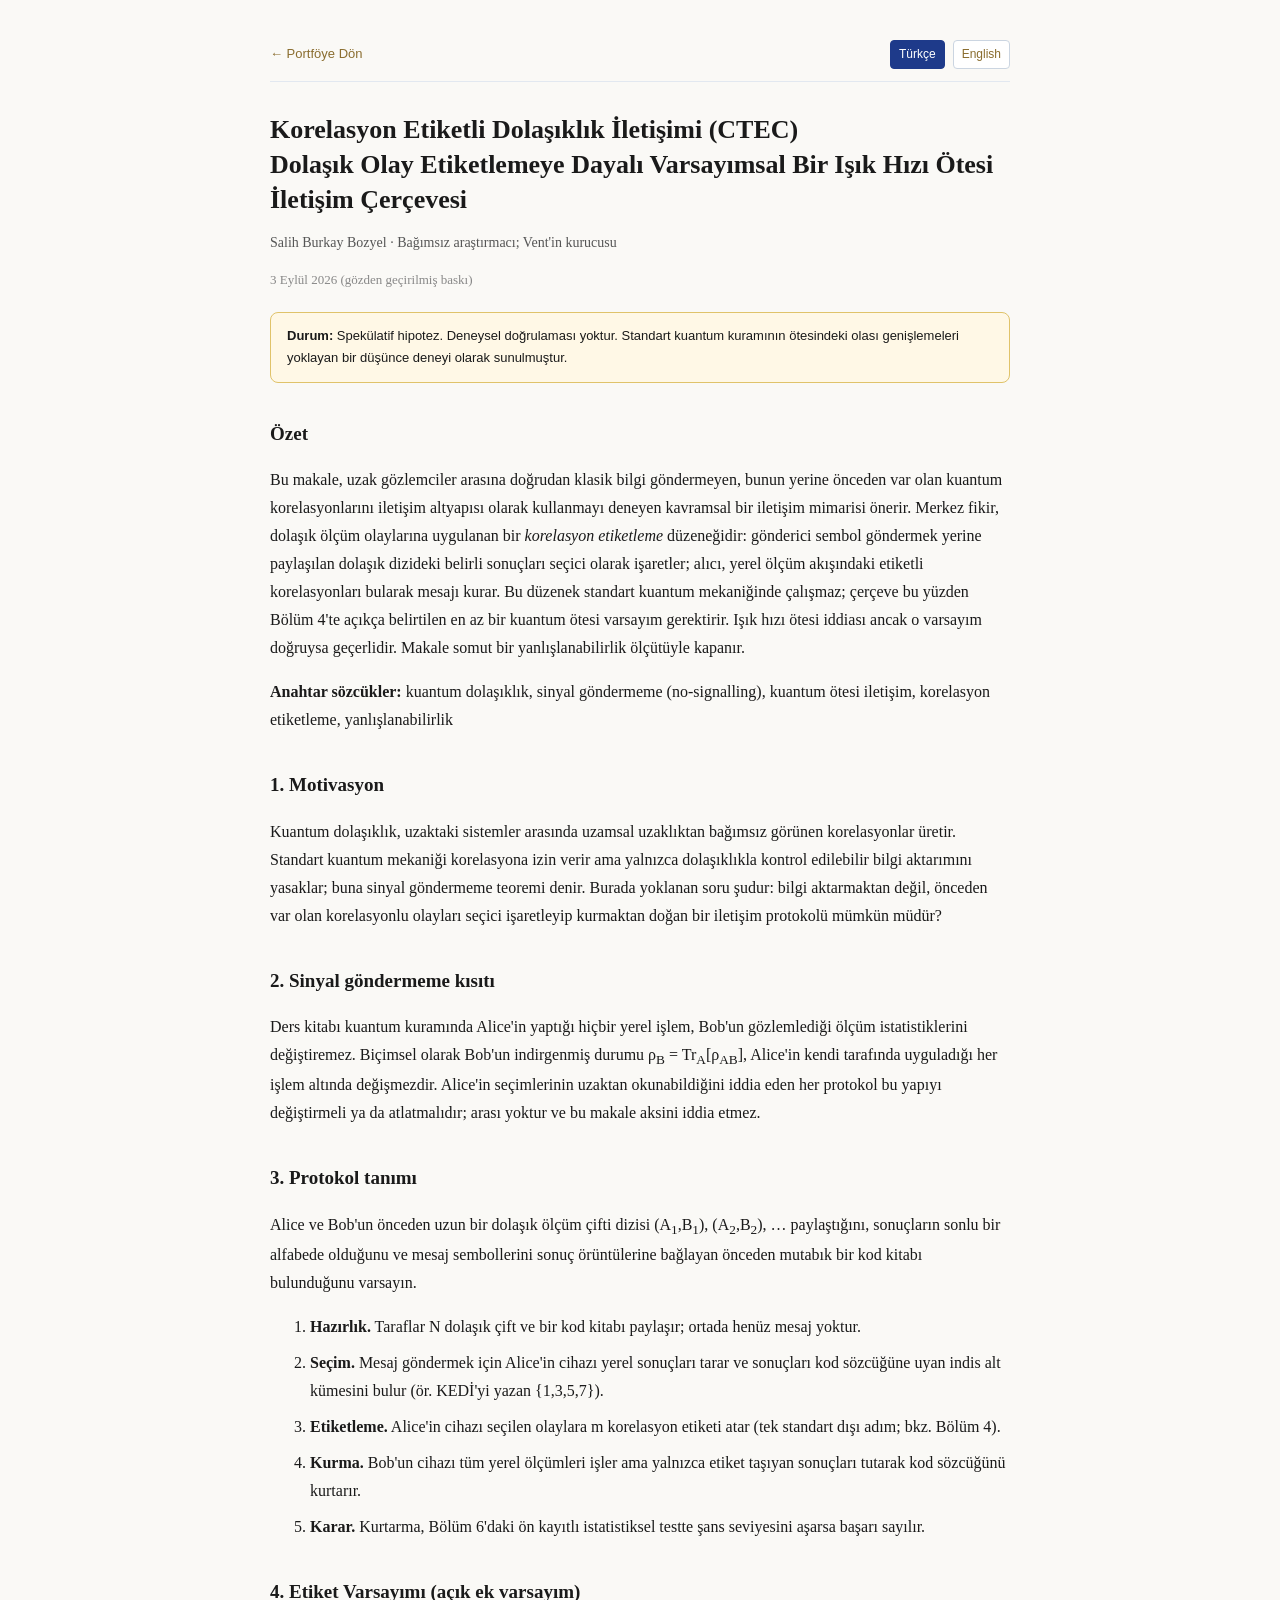
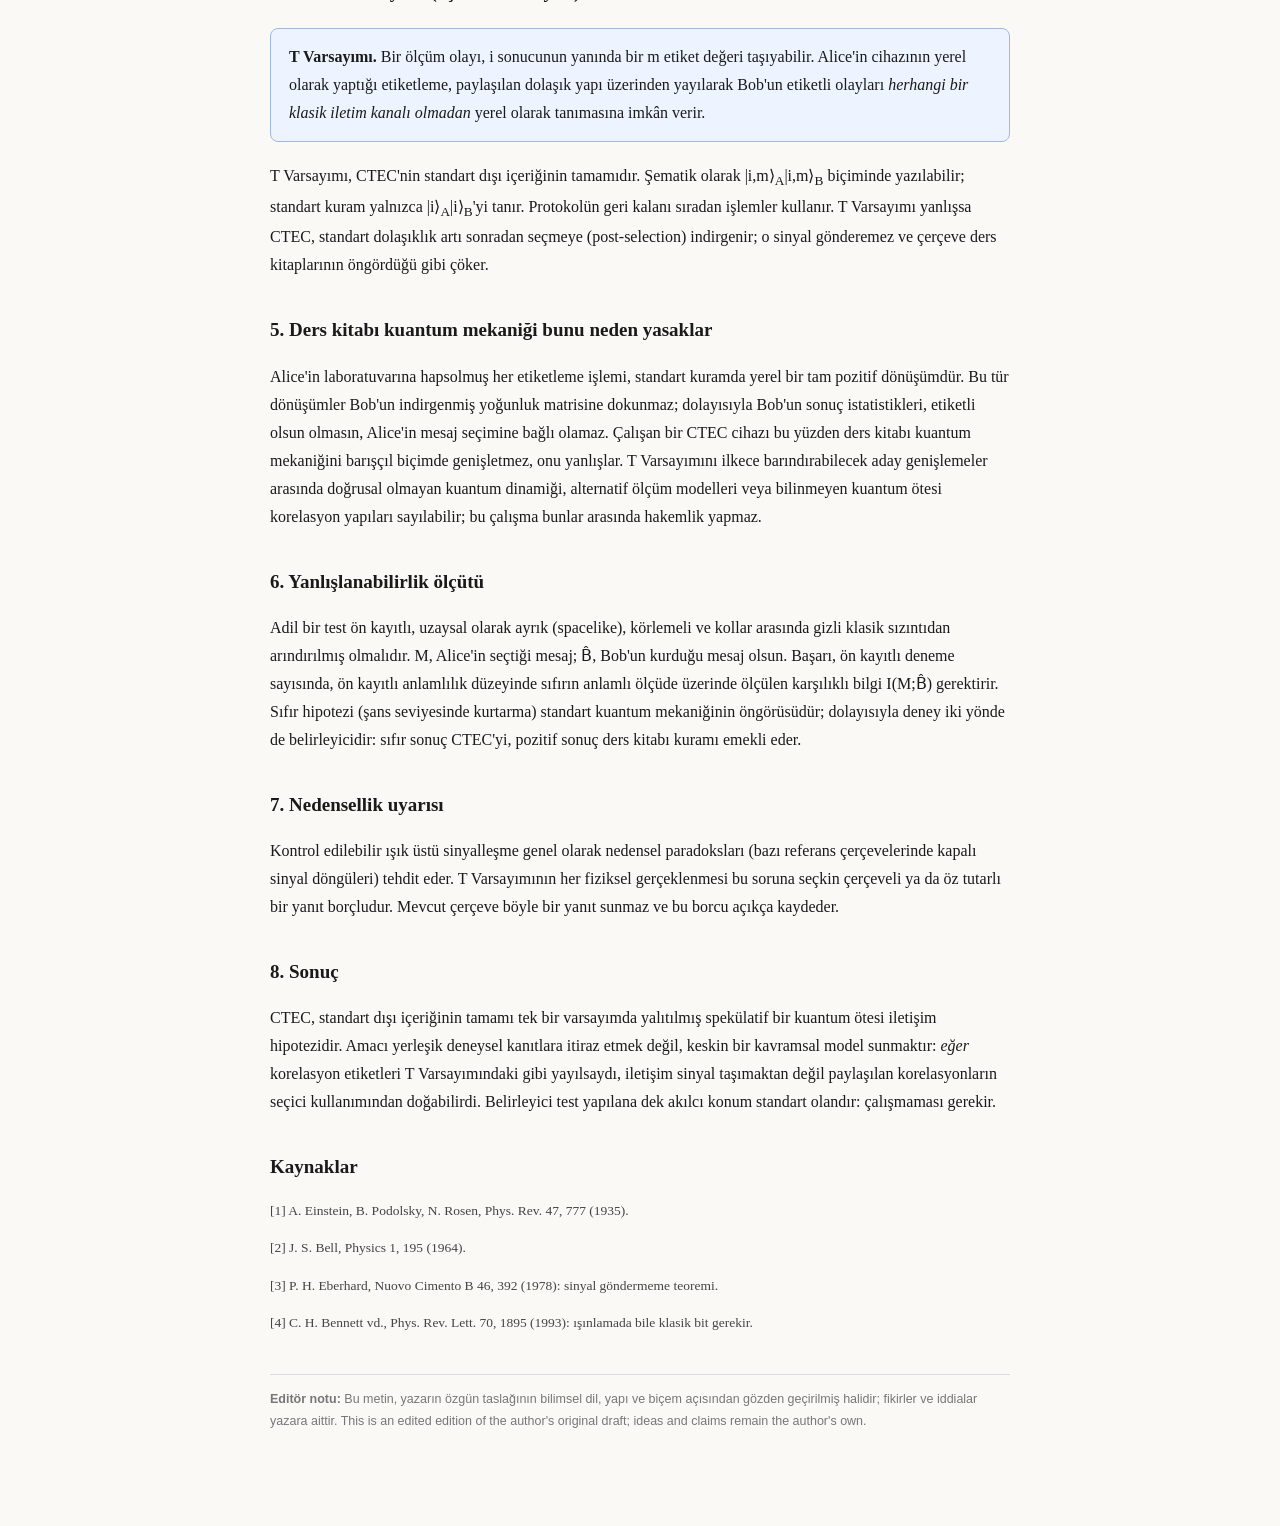
<file: assets/science-articles/ctec.html>
<!DOCTYPE html>
<html lang="tr">
<head>
<meta charset="UTF-8">
<meta name="viewport" content="width=device-width, initial-scale=1.0">
<title>Korelasyon Etiketli Dolaşıklık İletişimi (CTEC) · Salih Burkay Bozyel</title>
<style>
  body { font-family: Georgia, 'Times New Roman', serif; line-height: 1.75; color: #1a1a1a; background: #faf9f6; margin: 0; padding: 0; }
  .paper { max-width: 740px; margin: 0 auto; padding: 40px 22px 80px; }
  .back { font-family: -apple-system, sans-serif; font-size: 13px; margin-bottom: 30px; }
  .back a { color: #8a6d2f; }
  h1 { font-size: 26px; line-height: 1.35; margin-bottom: 6px; }
  .byline { font-size: 14px; color: #555; margin-bottom: 2px; }
  .date { font-size: 13px; color: #888; margin-bottom: 20px; }
  .status { font-family: -apple-system, sans-serif; font-size: 13px; background: #fff8e6; border: 1px solid #e0c36a; border-radius: 8px; padding: 12px 16px; margin: 20px 0 28px; }
  .postulate { background: #eef4ff; border: 1px solid #9db8e8; border-radius: 8px; padding: 14px 18px; margin: 20px 0; }
  h2 { font-size: 19px; margin-top: 34px; }
  .eq { background: #fff; border: 1px solid #ddd; border-radius: 6px; padding: 10px 16px; margin: 14px 0; overflow-x: auto; font-size: 15px; }
  ol li, ul li { margin-bottom: 8px; }
  .refs { font-size: 13.5px; color: #444; }
  .ednote { font-family: -apple-system, sans-serif; font-size: 12.5px; color: #777; border-top: 1px solid #ddd; margin-top: 40px; padding-top: 14px; }
  hr.sep { border: none; border-top: 2px solid #ccc; margin: 60px 0 40px; }
  .langnav { font-family: -apple-system, sans-serif; font-size: 13px; margin-bottom: 24px; }
</style>
<style>
  .back { font-family: -apple-system, BlinkMacSystemFont, "Segoe UI", Roboto, sans-serif; font-size: 13px; margin-bottom: 30px; display: flex; align-items: center; justify-content: space-between; border-bottom: 1px solid #e2e8f0; padding-bottom: 12px; }
  .back a { color: #8a6d2f; text-decoration: none; font-weight: 500; }
  .back a:hover { text-decoration: underline; }
  .lang-toggle { display: inline-flex; gap: 8px; font-weight: 600; }
  .lang-btn { padding: 3px 8px; border-radius: 4px; border: 1px solid #cbd5e1; background: #fff; cursor: pointer; color: #475569; font-size: 12px; text-decoration: none; }
  .lang-btn.active { background: #1e3a8a; color: #fff; border-color: #1e3a8a; }
  hr.sep { display: none !important; }
</style>
<script>
  function setLanguage(lang) {
    var isEn = (lang === "en");
    var enArt = document.getElementById("en");
    var trArt = document.getElementById("tr");
    if (enArt) enArt.style.display = isEn ? "block" : "none";
    if (trArt) trArt.style.display = isEn ? "none" : "block";
    document.documentElement.lang = isEn ? "en" : "tr";
    document.title = (isEn ? "Correlation-Tagged Entanglement Communication (CTEC)" : "Korelasyon Etiketli Dolaşıklık İletişimi (CTEC)") + " · Salih Burkay Bozyel";
    var btnTr = document.getElementById("btn-tr");
    var btnEn = document.getElementById("btn-en");
    if (btnTr) btnTr.className = isEn ? "lang-btn" : "lang-btn active";
    if (btnEn) btnEn.className = isEn ? "lang-btn active" : "lang-btn";
    var backLink = document.getElementById("back-link");
    if (backLink) backLink.textContent = isEn ? "← Back to portfolio" : "← Portföye Dön";
  }
  function syncFromHash() {
    var hash = (window.location.hash || "").toLowerCase();
    var search = new URLSearchParams(window.location.search);
    var langParam = search.get("lang");
    if (hash === "#en" || langParam === "en") {
      setLanguage("en");
    } else {
      setLanguage("tr");
    }
  }
  window.addEventListener("hashchange", syncFromHash);
  document.addEventListener("DOMContentLoaded", syncFromHash);
</script>
</head>
<body>
<div class="paper">
    <div class="back">
    <a href="../../index.html#extras" id="back-link">← Portföye Dön</a>
    <div class="lang-toggle">
      <a href="#tr" id="btn-tr" class="lang-btn active" onclick="setLanguage('tr'); return false;">Türkçe</a>
      <a href="#en" id="btn-en" class="lang-btn" onclick="setLanguage('en'); return false;">English</a>
    </div>
  </div>

<article lang="tr" id="tr">
  <h1>Korelasyon Etiketli Dolaşıklık İletişimi (CTEC)<br>Dolaşık Olay Etiketlemeye Dayalı Varsayımsal Bir Işık Hızı Ötesi İletişim Çerçevesi</h1>
  <p class="byline">Salih Burkay Bozyel · Bağımsız araştırmacı; Vent'in kurucusu</p>
  <p class="date">3 Eylül 2026 (gözden geçirilmiş baskı)</p>

  <div class="status"><strong>Durum:</strong> Spekülatif hipotez. Deneysel doğrulaması yoktur. Standart kuantum kuramının ötesindeki olası genişlemeleri yoklayan bir düşünce deneyi olarak sunulmuştur.</div>

  <h2>Özet</h2>
  <p>Bu makale, uzak gözlemciler arasına doğrudan klasik bilgi göndermeyen, bunun yerine önceden var olan kuantum korelasyonlarını iletişim altyapısı olarak kullanmayı deneyen kavramsal bir iletişim mimarisi önerir. Merkez fikir, dolaşık ölçüm olaylarına uygulanan bir <em>korelasyon etiketleme</em> düzeneğidir: gönderici sembol göndermek yerine paylaşılan dolaşık dizideki belirli sonuçları seçici olarak işaretler; alıcı, yerel ölçüm akışındaki etiketli korelasyonları bularak mesajı kurar. Bu düzenek standart kuantum mekaniğinde çalışmaz; çerçeve bu yüzden Bölüm 4'te açıkça belirtilen en az bir kuantum ötesi varsayım gerektirir. Işık hızı ötesi iddiası ancak o varsayım doğruysa geçerlidir. Makale somut bir yanlışlanabilirlik ölçütüyle kapanır.</p>
  <p><strong>Anahtar sözcükler:</strong> kuantum dolaşıklık, sinyal göndermeme (no-signalling), kuantum ötesi iletişim, korelasyon etiketleme, yanlışlanabilirlik</p>

  <h2>1. Motivasyon</h2>
  <p>Kuantum dolaşıklık, uzaktaki sistemler arasında uzamsal uzaklıktan bağımsız görünen korelasyonlar üretir. Standart kuantum mekaniği korelasyona izin verir ama yalnızca dolaşıklıkla kontrol edilebilir bilgi aktarımını yasaklar; buna sinyal göndermeme teoremi denir. Burada yoklanan soru şudur: bilgi aktarmaktan değil, önceden var olan korelasyonlu olayları seçici işaretleyip kurmaktan doğan bir iletişim protokolü mümkün müdür?</p>

  <h2>2. Sinyal göndermeme kısıtı</h2>
  <p>Ders kitabı kuantum kuramında Alice'in yaptığı hiçbir yerel işlem, Bob'un gözlemlediği ölçüm istatistiklerini değiştiremez. Biçimsel olarak Bob'un indirgenmiş durumu ρ<sub>B</sub> = Tr<sub>A</sub>[ρ<sub>AB</sub>], Alice'in kendi tarafında uyguladığı her işlem altında değişmezdir. Alice'in seçimlerinin uzaktan okunabildiğini iddia eden her protokol bu yapıyı değiştirmeli ya da atlatmalıdır; arası yoktur ve bu makale aksini iddia etmez.</p>

  <h2>3. Protokol tanımı</h2>
  <p>Alice ve Bob'un önceden uzun bir dolaşık ölçüm çifti dizisi (A<sub>1</sub>,B<sub>1</sub>), (A<sub>2</sub>,B<sub>2</sub>), … paylaştığını, sonuçların sonlu bir alfabede olduğunu ve mesaj sembollerini sonuç örüntülerine bağlayan önceden mutabık bir kod kitabı bulunduğunu varsayın.</p>
  <ol>
    <li><strong>Hazırlık.</strong> Taraflar N dolaşık çift ve bir kod kitabı paylaşır; ortada henüz mesaj yoktur.</li>
    <li><strong>Seçim.</strong> Mesaj göndermek için Alice'in cihazı yerel sonuçları tarar ve sonuçları kod sözcüğüne uyan indis alt kümesini bulur (ör. KEDİ'yi yazan {1,3,5,7}).</li>
    <li><strong>Etiketleme.</strong> Alice'in cihazı seçilen olaylara m korelasyon etiketi atar (tek standart dışı adım; bkz. Bölüm 4).</li>
    <li><strong>Kurma.</strong> Bob'un cihazı tüm yerel ölçümleri işler ama yalnızca etiket taşıyan sonuçları tutarak kod sözcüğünü kurtarır.</li>
    <li><strong>Karar.</strong> Kurtarma, Bölüm 6'daki ön kayıtlı istatistiksel testte şans seviyesini aşarsa başarı sayılır.</li>
  </ol>

  <h2>4. Etiket Varsayımı (açık ek varsayım)</h2>
  <div class="postulate"><strong>T Varsayımı.</strong> Bir ölçüm olayı, i sonucunun yanında bir m etiket değeri taşıyabilir. Alice'in cihazının yerel olarak yaptığı etiketleme, paylaşılan dolaşık yapı üzerinden yayılarak Bob'un etiketli olayları <em>herhangi bir klasik iletim kanalı olmadan</em> yerel olarak tanımasına imkân verir.</div>
  <p>T Varsayımı, CTEC'nin standart dışı içeriğinin tamamıdır. Şematik olarak |i,m⟩<sub>A</sub>|i,m⟩<sub>B</sub> biçiminde yazılabilir; standart kuram yalnızca |i⟩<sub>A</sub>|i⟩<sub>B</sub>'yi tanır. Protokolün geri kalanı sıradan işlemler kullanır. T Varsayımı yanlışsa CTEC, standart dolaşıklık artı sonradan seçmeye (post-selection) indirgenir; o sinyal gönderemez ve çerçeve ders kitaplarının öngördüğü gibi çöker.</p>

  <h2>5. Ders kitabı kuantum mekaniği bunu neden yasaklar</h2>
  <p>Alice'in laboratuvarına hapsolmuş her etiketleme işlemi, standart kuramda yerel bir tam pozitif dönüşümdür. Bu tür dönüşümler Bob'un indirgenmiş yoğunluk matrisine dokunmaz; dolayısıyla Bob'un sonuç istatistikleri, etiketli olsun olmasın, Alice'in mesaj seçimine bağlı olamaz. Çalışan bir CTEC cihazı bu yüzden ders kitabı kuantum mekaniğini barışçıl biçimde genişletmez, onu yanlışlar. T Varsayımını ilkece barındırabilecek aday genişlemeler arasında doğrusal olmayan kuantum dinamiği, alternatif ölçüm modelleri veya bilinmeyen kuantum ötesi korelasyon yapıları sayılabilir; bu çalışma bunlar arasında hakemlik yapmaz.</p>

  <h2>6. Yanlışlanabilirlik ölçütü</h2>
  <p>Adil bir test ön kayıtlı, uzaysal olarak ayrık (spacelike), körlemeli ve kollar arasında gizli klasik sızıntıdan arındırılmış olmalıdır. M, Alice'in seçtiği mesaj; B̂, Bob'un kurduğu mesaj olsun. Başarı, ön kayıtlı deneme sayısında, ön kayıtlı anlamlılık düzeyinde sıfırın anlamlı ölçüde üzerinde ölçülen karşılıklı bilgi I(M;B̂) gerektirir. Sıfır hipotezi (şans seviyesinde kurtarma) standart kuantum mekaniğinin öngörüsüdür; dolayısıyla deney iki yönde de belirleyicidir: sıfır sonuç CTEC'yi, pozitif sonuç ders kitabı kuramı emekli eder.</p>

  <h2>7. Nedensellik uyarısı</h2>
  <p>Kontrol edilebilir ışık üstü sinyalleşme genel olarak nedensel paradoksları (bazı referans çerçevelerinde kapalı sinyal döngüleri) tehdit eder. T Varsayımının her fiziksel gerçeklenmesi bu soruna seçkin çerçeveli ya da öz tutarlı bir yanıt borçludur. Mevcut çerçeve böyle bir yanıt sunmaz ve bu borcu açıkça kaydeder.</p>

  <h2>8. Sonuç</h2>
  <p>CTEC, standart dışı içeriğinin tamamı tek bir varsayımda yalıtılmış spekülatif bir kuantum ötesi iletişim hipotezidir. Amacı yerleşik deneysel kanıtlara itiraz etmek değil, keskin bir kavramsal model sunmaktır: <em>eğer</em> korelasyon etiketleri T Varsayımındaki gibi yayılsaydı, iletişim sinyal taşımaktan değil paylaşılan korelasyonların seçici kullanımından doğabilirdi. Belirleyici test yapılana dek akılcı konum standart olandır: çalışmaması gerekir.</p>

  <h2>Kaynaklar</h2>
  <div class="refs">
  <p>[1] A. Einstein, B. Podolsky, N. Rosen, Phys. Rev. 47, 777 (1935).</p>
  <p>[2] J. S. Bell, Physics 1, 195 (1964).</p>
  <p>[3] P. H. Eberhard, Nuovo Cimento B 46, 392 (1978): sinyal göndermeme teoremi.</p>
  <p>[4] C. H. Bennett vd., Phys. Rev. Lett. 70, 1895 (1993): ışınlamada bile klasik bit gerekir.</p>
  </div>
</article>

<article lang="en" id="en" style="display:none;">
  <h1>Correlation-Tagged Entanglement Communication (CTEC)<br>A Hypothetical Faster-Than-Light Communication Framework Based on Entanglement Event Tagging</h1>
  <p class="byline">Salih Burkay Bozyel · Independent researcher; Founder of Vent</p>
  <p class="date">September 3, 2026 (revised edition)</p>

  <div class="status"><strong>Status:</strong> Speculative hypothesis. No experimental validation. Presented as a thought experiment exploring possible extensions beyond standard quantum theory.</div>

  <h2>Abstract</h2>
  <p>This paper proposes a conceptual communication architecture that transmits no classical information directly between distant observers, but instead attempts to use pre-existing quantum correlations as a communication substrate. The central idea is a <em>correlation-tagging</em> mechanism applied to entangled measurement events: rather than sending symbols, the sender selectively marks specific outcomes within a shared entangled sequence, and the receiver reconstructs a message by identifying tagged correlations in the local measurement stream. Under standard quantum mechanics this mechanism is not expected to function; the framework therefore requires at least one explicit post-quantum postulate, stated in Section 4. A conditional faster-than-light claim follows only if that postulate holds. The paper closes with a concrete falsifiability criterion.</p>
  <p><strong>Keywords:</strong> quantum entanglement, no-signalling, post-quantum communication, correlation tagging, falsifiability</p>

  <h2>1. Motivation</h2>
  <p>Quantum entanglement produces correlations between distant systems that appear independent of spatial separation. Standard quantum mechanics permits the correlation but forbids controllable information transfer through entanglement alone: the no-signalling theorem. The question explored here is: can a communication protocol emerge not from transmitting information itself, but from selectively tagging and reconstructing pre-existing correlated events?</p>

  <h2>2. The no-signalling constraint</h2>
  <p>In textbook quantum theory, no local operation by Alice can change the measurement statistics observed by Bob. Formally, Bob's reduced state ρ<sub>B</sub> = Tr<sub>A</sub>[ρ<sub>AB</sub>] is invariant under any operation Alice applies on her side alone. Any protocol claiming remote readability of Alice's choices must therefore modify or bypass this structure; there is no middle ground, and this paper does not pretend otherwise.</p>

  <h2>3. Protocol definition</h2>
  <p>Assume Alice and Bob pre-share a long sequence of entangled measurement pairs (A<sub>1</sub>,B<sub>1</sub>), (A<sub>2</sub>,B<sub>2</sub>), … with outcomes in a finite alphabet, plus a pre-agreed codebook mapping message symbols to outcome patterns.</p>
  <ol>
    <li><strong>Preparation.</strong> The parties share N entangled pairs and a codebook; no message exists yet.</li>
    <li><strong>Selection.</strong> To send a message, Alice's device scans her local outcomes and identifies the index subset whose outcomes match the codeword (e.g. indices {1,3,5,7} spelling KEDI).</li>
    <li><strong>Tagging.</strong> Alice's device assigns a correlation tag m to the selected events (the single non-standard step; see Section 4).</li>
    <li><strong>Reconstruction.</strong> Bob's device processes all local measurements but retains only outcomes carrying the tag, recovering the codeword.</li>
    <li><strong>Decision.</strong> Recovery counts as success only if it beats chance under the pre-registered statistical test of Section 6.</li>
  </ol>

  <h2>4. The Tag Postulate (explicit extra assumption)</h2>
  <div class="postulate"><strong>Postulate T.</strong> A measurement event may carry, besides its outcome i, a tag value m. Tagging performed locally by Alice's device propagates through the shared entangled structure such that Bob can locally identify tagged events <em>without any classical transmission channel</em>.</div>
  <p>Postulate T is the entire non-standard content of CTEC. It can be written schematically as an extended event state |i,m⟩<sub>A</sub>|i,m⟩<sub>B</sub>, where standard theory recognizes only |i⟩<sub>A</sub>|i⟩<sub>B</sub>. Everything else in the protocol uses ordinary operations. If Postulate T is false, CTEC reduces to standard entanglement plus post-selection, which cannot signal, and the framework fails exactly as textbooks predict.</p>

  <h2>5. Why textbook quantum mechanics forbids it</h2>
  <p>Any tagging operation confined to Alice's laboratory is, in standard theory, a local completely-positive map. Such maps leave Bob's reduced density matrix untouched, so Bob's outcome statistics, tagged or not, cannot depend on Alice's message choice. A working CTEC device would therefore falsify textbook quantum mechanics rather than extend it peacefully. Candidate extensions capable in principle of hosting Postulate T include nonlinear quantum dynamics, alternative measurement models, or unknown post-quantum correlation structures; this work does not adjudicate between them.</p>

  <h2>6. Falsifiability criterion</h2>
  <p>A fair test must be pre-registered, spacelike-separated, blinded, and provably free of hidden classical leakage between the wings. Let M be Alice's chosen message and B̂ Bob's reconstruction. Success requires measured mutual information I(M;B̂) significantly above zero at a pre-registered significance level across pre-registered trials. The null hypothesis (chance-level recovery) is the prediction of standard quantum mechanics, so the experiment is decisive in both directions: a null result retires CTEC; a positive result retires textbook theory.</p>

  <h2>7. Causal caveat</h2>
  <p>Controllable superluminal signalling generically threatens causal paradoxes (closed signalling loops in some reference frames). Any physical instantiation of Postulate T would need a preferred-frame or self-consistency account of this problem. The present framework offers none and records the debt openly.</p>

  <h2>8. Conclusion</h2>
  <p>CTEC is a speculative post-quantum communication hypothesis whose full non-standard content is isolated in a single postulate. Its purpose is not to dispute established experimental evidence but to provide a sharp conceptual model: <em>if</em> correlation tags propagated as Postulate T describes, communication could emerge from selective use of shared correlations rather than signal transport. Until a decisive test is performed, the rational position is the standard one: it should not work.</p>

  <h2>References</h2>
  <div class="refs">
  <p>[1] A. Einstein, B. Podolsky, N. Rosen, Phys. Rev. 47, 777 (1935).</p>
  <p>[2] J. S. Bell, Physics 1, 195 (1964).</p>
  <p>[3] P. H. Eberhard, Nuovo Cimento B 46, 392 (1978): no-signalling theorem.</p>
  <p>[4] C. H. Bennett et al., Phys. Rev. Lett. 70, 1895 (1993): teleportation still requires classical bits.</p>
  </div>
</article>

  <p class="ednote"><strong>Editör notu:</strong> Bu metin, yazarın özgün taslağının bilimsel dil, yapı ve biçem açısından gözden geçirilmiş halidir; fikirler ve iddialar yazara aittir. This is an edited edition of the author's original draft; ideas and claims remain the author's own.</p>
</div>
</body>
</html>
</file>
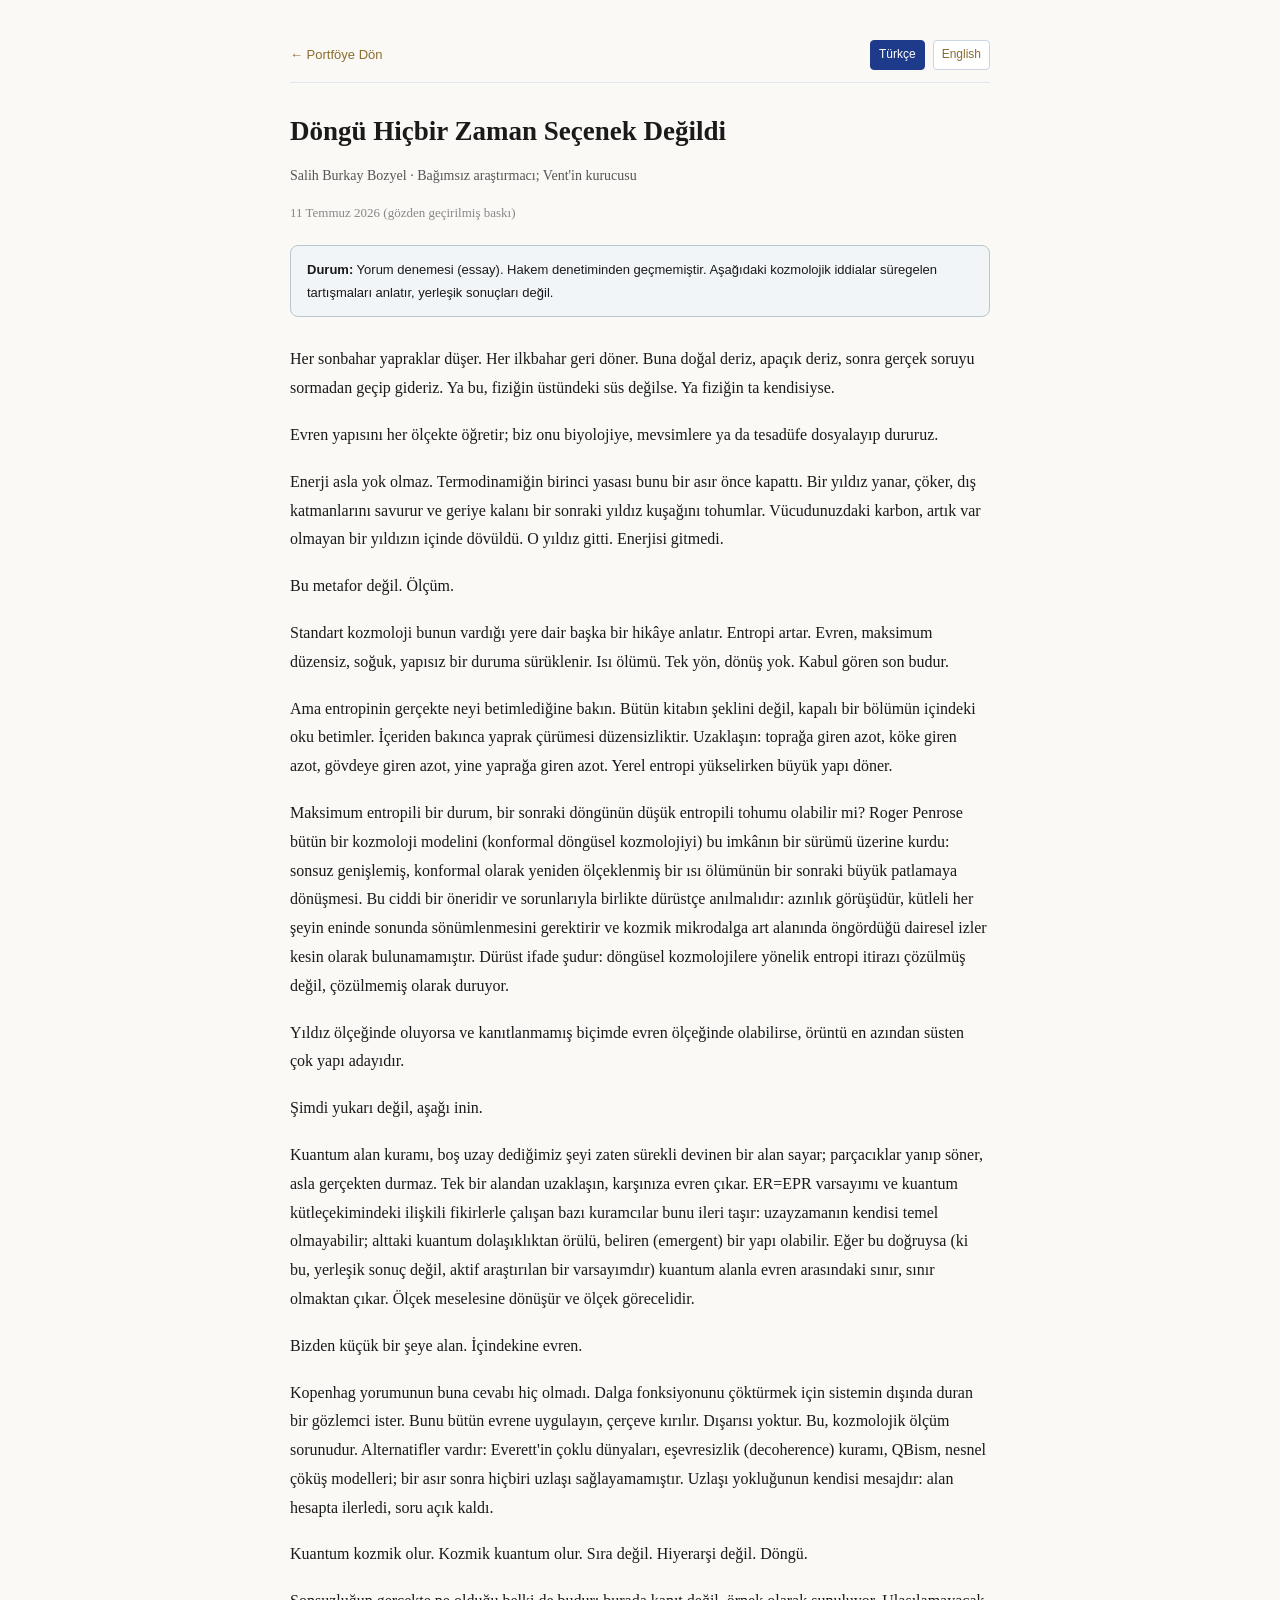
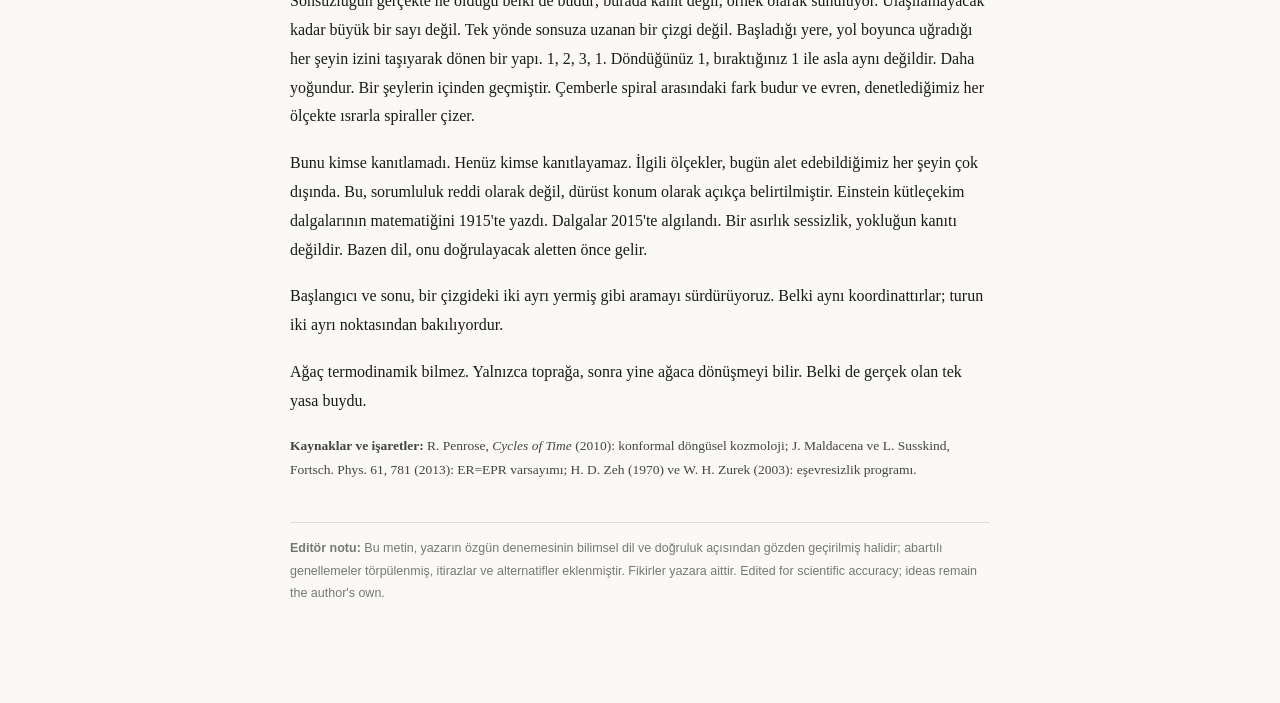
<file: assets/science-articles/loop.html>
<!DOCTYPE html>
<html lang="tr">
<head>
<meta charset="UTF-8">
<meta name="viewport" content="width=device-width, initial-scale=1.0">
<title>Döngü Hiçbir Zaman Seçenek Değildi · Salih Burkay Bozyel</title>
<style>
  body { font-family: Georgia, 'Times New Roman', serif; line-height: 1.8; color: #1a1a1a; background: #faf9f6; margin: 0; padding: 0; }
  .paper { max-width: 700px; margin: 0 auto; padding: 40px 22px 80px; }
  .back { font-family: -apple-system, sans-serif; font-size: 13px; margin-bottom: 30px; }
  .back a { color: #8a6d2f; }
  h1 { font-size: 27px; line-height: 1.35; margin-bottom: 6px; }
  .byline { font-size: 14px; color: #555; margin-bottom: 2px; }
  .date { font-size: 13px; color: #888; margin-bottom: 20px; }
  .status { font-family: -apple-system, sans-serif; font-size: 13px; background: #f2f5f7; border: 1px solid #b9c6cf; border-radius: 8px; padding: 12px 16px; margin: 20px 0 28px; }
  p { margin-bottom: 18px; }
  .refs { font-size: 13.5px; color: #444; }
  .ednote { font-family: -apple-system, sans-serif; font-size: 12.5px; color: #777; border-top: 1px solid #ddd; margin-top: 40px; padding-top: 14px; }
  hr.sep { border: none; border-top: 2px solid #ccc; margin: 60px 0 40px; }
</style>
<style>
  .back { font-family: -apple-system, BlinkMacSystemFont, "Segoe UI", Roboto, sans-serif; font-size: 13px; margin-bottom: 30px; display: flex; align-items: center; justify-content: space-between; border-bottom: 1px solid #e2e8f0; padding-bottom: 12px; }
  .back a { color: #8a6d2f; text-decoration: none; font-weight: 500; }
  .back a:hover { text-decoration: underline; }
  .lang-toggle { display: inline-flex; gap: 8px; font-weight: 600; }
  .lang-btn { padding: 3px 8px; border-radius: 4px; border: 1px solid #cbd5e1; background: #fff; cursor: pointer; color: #475569; font-size: 12px; text-decoration: none; }
  .lang-btn.active { background: #1e3a8a; color: #fff; border-color: #1e3a8a; }
  hr.sep { display: none !important; }
</style>
<script>
  function setLanguage(lang) {
    var isEn = (lang === "en");
    var enArt = document.getElementById("en");
    var trArt = document.getElementById("tr");
    if (enArt) enArt.style.display = isEn ? "block" : "none";
    if (trArt) trArt.style.display = isEn ? "none" : "block";
    document.documentElement.lang = isEn ? "en" : "tr";
    document.title = (isEn ? "The Loop Was Never Optional" : "Döngü Hiçbir Zaman Seçenek Değildi") + " · Salih Burkay Bozyel";
    var btnTr = document.getElementById("btn-tr");
    var btnEn = document.getElementById("btn-en");
    if (btnTr) btnTr.className = isEn ? "lang-btn" : "lang-btn active";
    if (btnEn) btnEn.className = isEn ? "lang-btn active" : "lang-btn";
    var backLink = document.getElementById("back-link");
    if (backLink) backLink.textContent = isEn ? "← Back to portfolio" : "← Portföye Dön";
  }
  function syncFromHash() {
    var hash = (window.location.hash || "").toLowerCase();
    var search = new URLSearchParams(window.location.search);
    var langParam = search.get("lang");
    if (hash === "#en" || langParam === "en") {
      setLanguage("en");
    } else {
      setLanguage("tr");
    }
  }
  window.addEventListener("hashchange", syncFromHash);
  document.addEventListener("DOMContentLoaded", syncFromHash);
</script>
</head>
<body>
<div class="paper">
    <div class="back">
    <a href="../../index.html#extras" id="back-link">← Portföye Dön</a>
    <div class="lang-toggle">
      <a href="#tr" id="btn-tr" class="lang-btn active" onclick="setLanguage('tr'); return false;">Türkçe</a>
      <a href="#en" id="btn-en" class="lang-btn" onclick="setLanguage('en'); return false;">English</a>
    </div>
  </div>

<article lang="tr" id="tr">
  <h1>Döngü Hiçbir Zaman Seçenek Değildi</h1>
  <p class="byline">Salih Burkay Bozyel · Bağımsız araştırmacı; Vent'in kurucusu</p>
  <p class="date">11 Temmuz 2026 (gözden geçirilmiş baskı)</p>

  <div class="status"><strong>Durum:</strong> Yorum denemesi (essay). Hakem denetiminden geçmemiştir. Aşağıdaki kozmolojik iddialar süregelen tartışmaları anlatır, yerleşik sonuçları değil.</div>

  <p>Her sonbahar yapraklar düşer. Her ilkbahar geri döner. Buna doğal deriz, apaçık deriz, sonra gerçek soruyu sormadan geçip gideriz. Ya bu, fiziğin üstündeki süs değilse. Ya fiziğin ta kendisiyse.</p>

  <p>Evren yapısını her ölçekte öğretir; biz onu biyolojiye, mevsimlere ya da tesadüfe dosyalayıp dururuz.</p>

  <p>Enerji asla yok olmaz. Termodinamiğin birinci yasası bunu bir asır önce kapattı. Bir yıldız yanar, çöker, dış katmanlarını savurur ve geriye kalanı bir sonraki yıldız kuşağını tohumlar. Vücudunuzdaki karbon, artık var olmayan bir yıldızın içinde dövüldü. O yıldız gitti. Enerjisi gitmedi.</p>

  <p>Bu metafor değil. Ölçüm.</p>

  <p>Standart kozmoloji bunun vardığı yere dair başka bir hikâye anlatır. Entropi artar. Evren, maksimum düzensiz, soğuk, yapısız bir duruma sürüklenir. Isı ölümü. Tek yön, dönüş yok. Kabul gören son budur.</p>

  <p>Ama entropinin gerçekte neyi betimlediğine bakın. Bütün kitabın şeklini değil, kapalı bir bölümün içindeki oku betimler. İçeriden bakınca yaprak çürümesi düzensizliktir. Uzaklaşın: toprağa giren azot, köke giren azot, gövdeye giren azot, yine yaprağa giren azot. Yerel entropi yükselirken büyük yapı döner.</p>

  <p>Maksimum entropili bir durum, bir sonraki döngünün düşük entropili tohumu olabilir mi? Roger Penrose bütün bir kozmoloji modelini (konformal döngüsel kozmolojiyi) bu imkânın bir sürümü üzerine kurdu: sonsuz genişlemiş, konformal olarak yeniden ölçeklenmiş bir ısı ölümünün bir sonraki büyük patlamaya dönüşmesi. Bu ciddi bir öneridir ve sorunlarıyla birlikte dürüstçe anılmalıdır: azınlık görüşüdür, kütleli her şeyin eninde sonunda sönümlenmesini gerektirir ve kozmik mikrodalga art alanında öngördüğü dairesel izler kesin olarak bulunamamıştır. Dürüst ifade şudur: döngüsel kozmolojilere yönelik entropi itirazı çözülmüş değil, çözülmemiş olarak duruyor.</p>

  <p>Yıldız ölçeğinde oluyorsa ve kanıtlanmamış biçimde evren ölçeğinde olabilirse, örüntü en azından süsten çok yapı adayıdır.</p>

  <p>Şimdi yukarı değil, aşağı inin.</p>

  <p>Kuantum alan kuramı, boş uzay dediğimiz şeyi zaten sürekli devinen bir alan sayar; parçacıklar yanıp söner, asla gerçekten durmaz. Tek bir alandan uzaklaşın, karşınıza evren çıkar. ER=EPR varsayımı ve kuantum kütleçekimindeki ilişkili fikirlerle çalışan bazı kuramcılar bunu ileri taşır: uzayzamanın kendisi temel olmayabilir; alttaki kuantum dolaşıklıktan örülü, beliren (emergent) bir yapı olabilir. Eğer bu doğruysa (ki bu, yerleşik sonuç değil, aktif araştırılan bir varsayımdır) kuantum alanla evren arasındaki sınır, sınır olmaktan çıkar. Ölçek meselesine dönüşür ve ölçek görecelidir.</p>

  <p>Bizden küçük bir şeye alan. İçindekine evren.</p>

  <p>Kopenhag yorumunun buna cevabı hiç olmadı. Dalga fonksiyonunu çöktürmek için sistemin dışında duran bir gözlemci ister. Bunu bütün evrene uygulayın, çerçeve kırılır. Dışarısı yoktur. Bu, kozmolojik ölçüm sorunudur. Alternatifler vardır: Everett'in çoklu dünyaları, eşevresizlik (decoherence) kuramı, QBism, nesnel çöküş modelleri; bir asır sonra hiçbiri uzlaşı sağlayamamıştır. Uzlaşı yokluğunun kendisi mesajdır: alan hesapta ilerledi, soru açık kaldı.</p>

  <p>Kuantum kozmik olur. Kozmik kuantum olur. Sıra değil. Hiyerarşi değil. Döngü.</p>

  <p>Sonsuzluğun gerçekte ne olduğu belki de budur; burada kanıt değil, örnek olarak sunuluyor. Ulaşılamayacak kadar büyük bir sayı değil. Tek yönde sonsuza uzanan bir çizgi değil. Başladığı yere, yol boyunca uğradığı her şeyin izini taşıyarak dönen bir yapı. 1, 2, 3, 1. Döndüğünüz 1, bıraktığınız 1 ile asla aynı değildir. Daha yoğundur. Bir şeylerin içinden geçmiştir. Çemberle spiral arasındaki fark budur ve evren, denetlediğimiz her ölçekte ısrarla spiraller çizer.</p>

  <p>Bunu kimse kanıtlamadı. Henüz kimse kanıtlayamaz. İlgili ölçekler, bugün alet edebildiğimiz her şeyin çok dışında. Bu, sorumluluk reddi olarak değil, dürüst konum olarak açıkça belirtilmiştir. Einstein kütleçekim dalgalarının matematiğini 1915'te yazdı. Dalgalar 2015'te algılandı. Bir asırlık sessizlik, yokluğun kanıtı değildir. Bazen dil, onu doğrulayacak aletten önce gelir.</p>

  <p>Başlangıcı ve sonu, bir çizgideki iki ayrı yermiş gibi aramayı sürdürüyoruz. Belki aynı koordinattırlar; turun iki ayrı noktasından bakılıyordur.</p>

  <p>Ağaç termodinamik bilmez. Yalnızca toprağa, sonra yine ağaca dönüşmeyi bilir. Belki de gerçek olan tek yasa buydu.</p>

  <div class="refs">
  <p><strong>Kaynaklar ve işaretler:</strong> R. Penrose, <em>Cycles of Time</em> (2010): konformal döngüsel kozmoloji; J. Maldacena ve L. Susskind, Fortsch. Phys. 61, 781 (2013): ER=EPR varsayımı; H. D. Zeh (1970) ve W. H. Zurek (2003): eşevresizlik programı.</p>
  </div>
</article>

<article lang="en" id="en" style="display:none;">
  <h1>The Loop Was Never Optional</h1>
  <p class="byline">Salih Burkay Bozyel · Independent researcher; Founder of Vent</p>
  <p class="date">July 11, 2026 (revised edition)</p>

  <div class="status"><strong>Status:</strong> Interpretive essay. Not peer-reviewed. Cosmological claims below describe live debates, not settled results.</div>

  <p>Every autumn the leaves fall. Every spring they return. We call this natural, we call this obvious, and then we move on without asking the real question. What if this is not decoration on top of physics. What if this is physics.</p>

  <p>The universe teaches its structure at every scale, and we keep filing it under biology, or seasons, or coincidence.</p>

  <p>Energy is never destroyed. The first law of thermodynamics settled this over a century ago. A star burns, collapses, sheds its outer layers, and what remains seeds the next generation of stars. The carbon in your body was forged inside a star that no longer exists. That star is gone. Its energy is not.</p>

  <p>This is not metaphor. This is measurement.</p>

  <p>Standard cosmology tells a different story about where this goes. Entropy rises. The universe drifts toward a maximally disordered, cold, structureless state. Heat death. One direction, no return. This is the accepted ending.</p>

  <p>But look at what entropy actually describes. It describes the arrow inside one closed chapter, not the shape of the whole book. A leaf decomposing looks like disorder from the inside. Zoom out and it is nitrogen entering soil, entering root, entering trunk, entering leaf again. Local entropy rising while the larger structure cycles.</p>

  <p>Could a maximum-entropy state become the low-entropy seed of the next cycle? Roger Penrose built an entire cosmological model (conformal cyclic cosmology) on a version of this possibility: an infinitely expanded, conformally rescaled heat death becoming the next big bang. It is a serious proposal, and it must be named honestly alongside its problems: it is a minority view, it requires everything massive to eventually fade away, and its predicted circular imprints in the cosmic microwave background have not been conclusively found. The honest statement is that the entropy objection to cyclic cosmologies is unsolved, not that it is dissolved.</p>

  <p>If it happens at the scale of a star, and if it may (unproven) happen at the scale of a universe, the pattern is at least a candidate for structure rather than decoration.</p>

  <p>Now take it down, not up.</p>

  <p>Quantum field theory already treats what we call empty space as a field in constant motion, particles flickering in and out, never truly still. Zoom out from a single field and you get a universe. Some theorists, working from the ER=EPR conjecture and related ideas in quantum gravity, take this further: spacetime itself may not be fundamental but emergent, woven out of underlying quantum entanglement. If that holds (and it is a conjecture under active investigation, not an established result), the boundary between a quantum field and a universe stops being a boundary. It becomes a matter of scale, and scale is relative.</p>

  <p>A field to something smaller than us. A universe to something inside it.</p>

  <p>The Copenhagen interpretation never had an answer for this. It requires an observer standing outside the system to collapse the wave function. Apply that to the entire universe and the framework breaks. There is no outside. This is the cosmological measurement problem. Alternatives exist: Everett's many-worlds, decoherence theory, QBism, objective-collapse models; none commands consensus after a century. That lack of consensus is itself the point: the field moved forward in calculation while the question stayed open.</p>

  <p>Quantum becomes cosmic. Cosmic becomes quantum. Not sequence. Not hierarchy. Loop.</p>

  <p>This is what infinity may actually be (offered here as an illustration, not a proof). Not a number too large to reach. Not a line extending forever in one direction. A structure that returns to where it started, carrying the trace of everything it passed through on the way. 1, 2, 3, 1. The 1 you return to is never identical to the 1 you left. It is denser. It has been through something. That is the whole difference between a circle and a spiral, and the universe, at every scale we have checked, keeps drawing spirals.</p>

  <p>Nobody has proven this. Nobody can, not yet. The scales involved sit far outside anything we can currently instrument. This is stated plainly, not as a disclaimer, but as the honest position. Einstein wrote the mathematics of gravitational waves in 1915. The waves were detected in 2015. A century of silence is not evidence of absence. Sometimes the language arrives before the instrument that can confirm it.</p>

  <p>We keep looking for the beginning and the end as if they were two different places on a line. Maybe they are the same coordinate, viewed from two different points in the turn.</p>

  <p>The tree does not know thermodynamics. It only knows how to become soil, and then how to become tree again. Maybe that is the only law that was ever real.</p>

  <div class="refs">
  <p><strong>References &amp; pointers:</strong> R. Penrose, <em>Cycles of Time</em> (2010): conformal cyclic cosmology; J. Maldacena &amp; L. Susskind, Fortsch. Phys. 61, 781 (2013): ER=EPR conjecture; H. D. Zeh (1970) and W. H. Zurek (2003): decoherence program.</p>
  </div>
</article>

  <p class="ednote"><strong>Editör notu:</strong> Bu metin, yazarın özgün denemesinin bilimsel dil ve doğruluk açısından gözden geçirilmiş halidir; abartılı genellemeler törpülenmiş, itirazlar ve alternatifler eklenmiştir. Fikirler yazara aittir. Edited for scientific accuracy; ideas remain the author's own.</p>
</div>
</body>
</html>
</file>
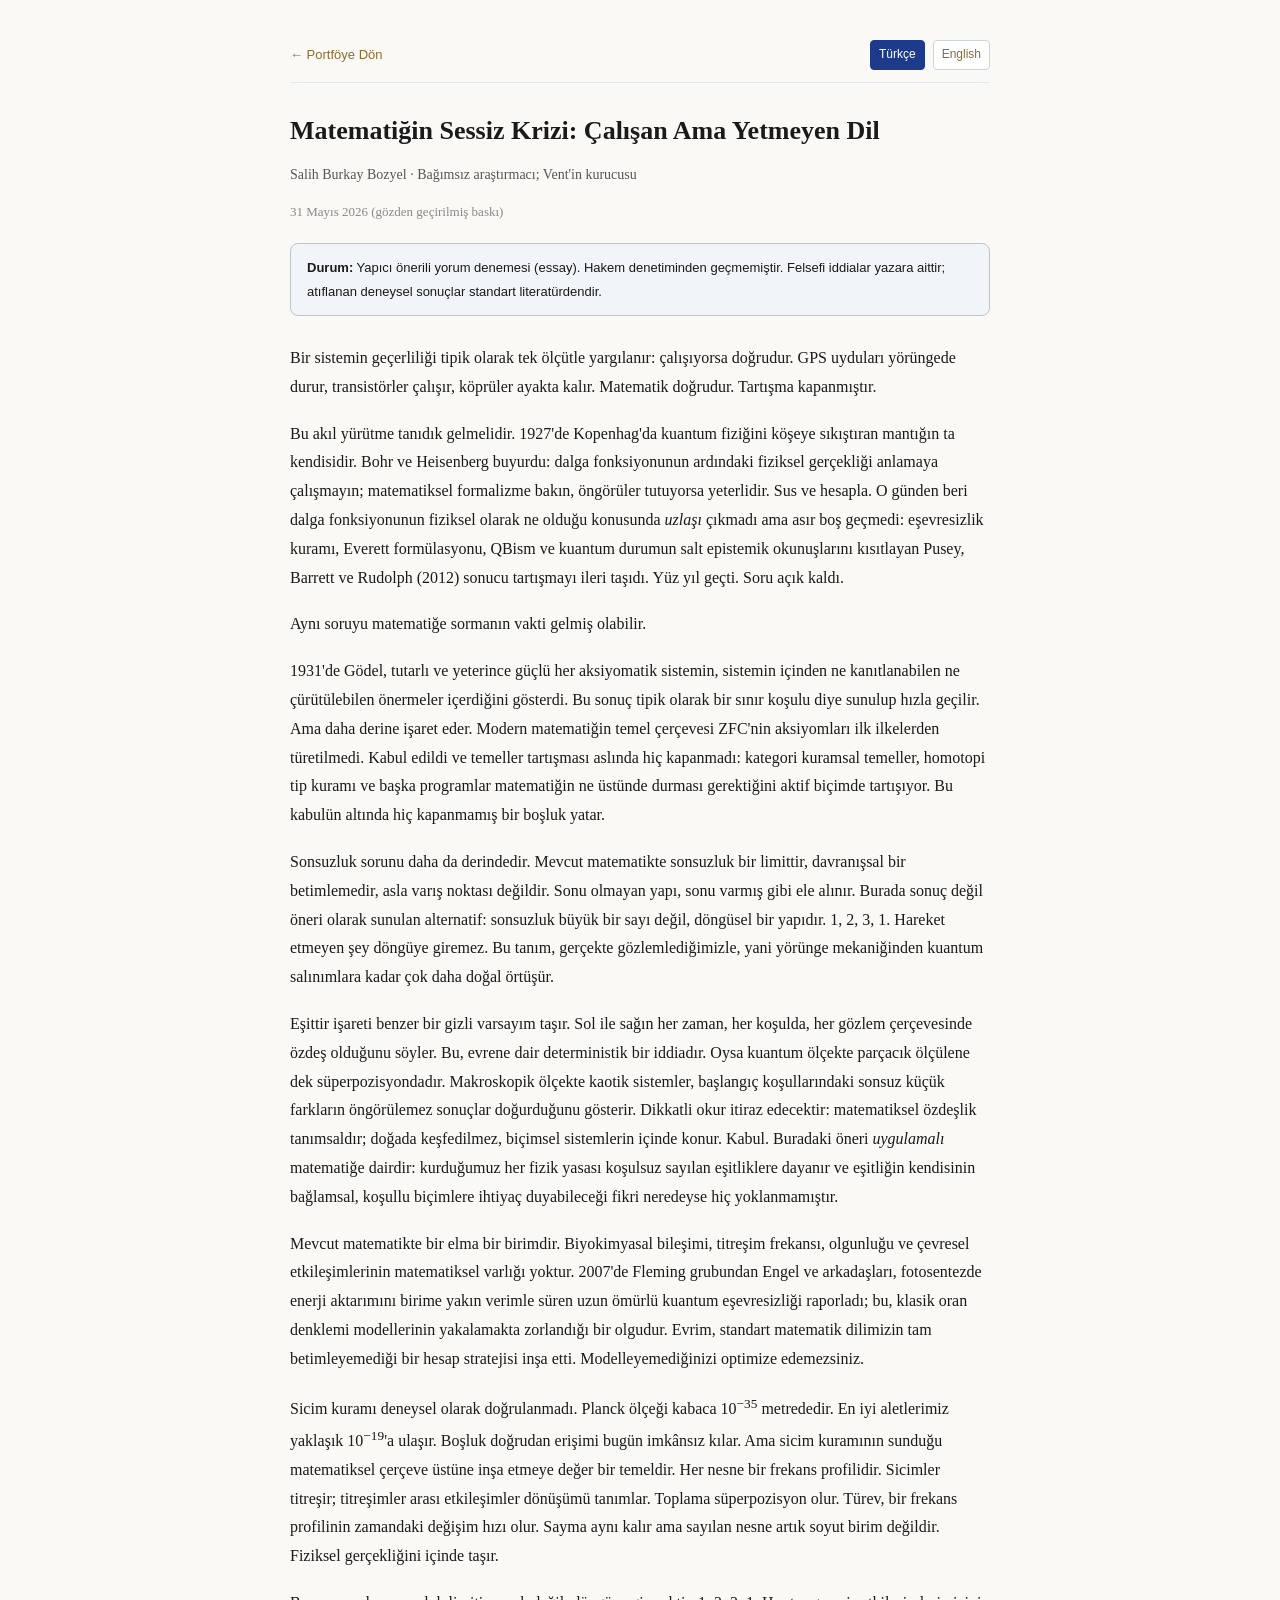
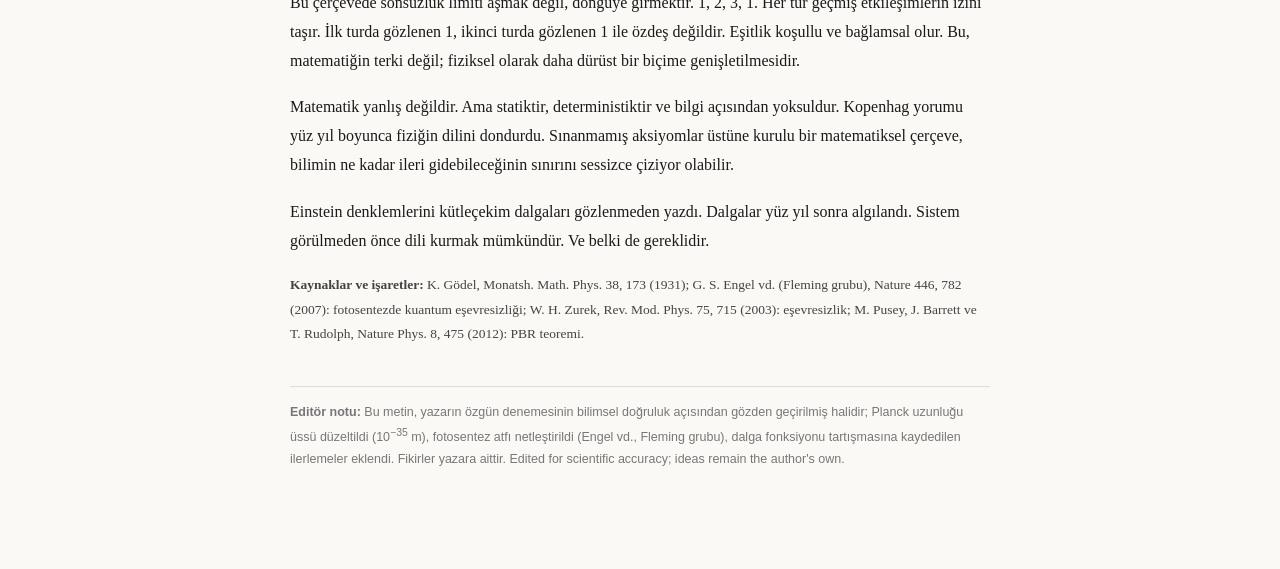
<file: assets/science-articles/math.html>
<!DOCTYPE html>
<html lang="tr">
<head>
<meta charset="UTF-8">
<meta name="viewport" content="width=device-width, initial-scale=1.0">
<title>Matematiğin Sessiz Krizi: Çalışan Ama Yetmeyen Dil · Salih Burkay Bozyel</title>
<style>
  body { font-family: Georgia, 'Times New Roman', serif; line-height: 1.8; color: #1a1a1a; background: #faf9f6; margin: 0; padding: 0; }
  .paper { max-width: 700px; margin: 0 auto; padding: 40px 22px 80px; }
  .back { font-family: -apple-system, sans-serif; font-size: 13px; margin-bottom: 30px; }
  .back a { color: #8a6d2f; }
  h1 { font-size: 26px; line-height: 1.35; margin-bottom: 6px; }
  .byline { font-size: 14px; color: #555; margin-bottom: 2px; }
  .date { font-size: 13px; color: #888; margin-bottom: 20px; }
  .status { font-family: -apple-system, sans-serif; font-size: 13px; background: #f2f5f7; border: 1px solid #b9c6cf; border-radius: 8px; padding: 12px 16px; margin: 20px 0 28px; }
  p { margin-bottom: 18px; }
  h2 { font-size: 19px; margin-top: 32px; }
  .refs { font-size: 13.5px; color: #444; }
  .ednote { font-family: -apple-system, sans-serif; font-size: 12.5px; color: #777; border-top: 1px solid #ddd; margin-top: 40px; padding-top: 14px; }
  hr.sep { border: none; border-top: 2px solid #ccc; margin: 60px 0 40px; }
</style>
<style>
  .back { font-family: -apple-system, BlinkMacSystemFont, "Segoe UI", Roboto, sans-serif; font-size: 13px; margin-bottom: 30px; display: flex; align-items: center; justify-content: space-between; border-bottom: 1px solid #e2e8f0; padding-bottom: 12px; }
  .back a { color: #8a6d2f; text-decoration: none; font-weight: 500; }
  .back a:hover { text-decoration: underline; }
  .lang-toggle { display: inline-flex; gap: 8px; font-weight: 600; }
  .lang-btn { padding: 3px 8px; border-radius: 4px; border: 1px solid #cbd5e1; background: #fff; cursor: pointer; color: #475569; font-size: 12px; text-decoration: none; }
  .lang-btn.active { background: #1e3a8a; color: #fff; border-color: #1e3a8a; }
  hr.sep { display: none !important; }
</style>
<script>
  function setLanguage(lang) {
    var isEn = (lang === "en");
    var enArt = document.getElementById("en");
    var trArt = document.getElementById("tr");
    if (enArt) enArt.style.display = isEn ? "block" : "none";
    if (trArt) trArt.style.display = isEn ? "none" : "block";
    document.documentElement.lang = isEn ? "en" : "tr";
    document.title = (isEn ? "The Silent Crisis of Mathematics: A Language That Works But Falls Short" : "Matematiğin Sessiz Krizi: Çalışan Ama Yetmeyen Dil") + " · Salih Burkay Bozyel";
    var btnTr = document.getElementById("btn-tr");
    var btnEn = document.getElementById("btn-en");
    if (btnTr) btnTr.className = isEn ? "lang-btn" : "lang-btn active";
    if (btnEn) btnEn.className = isEn ? "lang-btn active" : "lang-btn";
    var backLink = document.getElementById("back-link");
    if (backLink) backLink.textContent = isEn ? "← Back to portfolio" : "← Portföye Dön";
  }
  function syncFromHash() {
    var hash = (window.location.hash || "").toLowerCase();
    var search = new URLSearchParams(window.location.search);
    var langParam = search.get("lang");
    if (hash === "#en" || langParam === "en") {
      setLanguage("en");
    } else {
      setLanguage("tr");
    }
  }
  window.addEventListener("hashchange", syncFromHash);
  document.addEventListener("DOMContentLoaded", syncFromHash);
</script>
</head>
<body>
<div class="paper">
    <div class="back">
    <a href="../../index.html#extras" id="back-link">← Portföye Dön</a>
    <div class="lang-toggle">
      <a href="#tr" id="btn-tr" class="lang-btn active" onclick="setLanguage('tr'); return false;">Türkçe</a>
      <a href="#en" id="btn-en" class="lang-btn" onclick="setLanguage('en'); return false;">English</a>
    </div>
  </div>

<article lang="tr" id="tr">
  <h1>Matematiğin Sessiz Krizi: Çalışan Ama Yetmeyen Dil</h1>
  <p class="byline">Salih Burkay Bozyel · Bağımsız araştırmacı; Vent'in kurucusu</p>
  <p class="date">31 Mayıs 2026 (gözden geçirilmiş baskı)</p>

  <div class="status"><strong>Durum:</strong> Yapıcı önerili yorum denemesi (essay). Hakem denetiminden geçmemiştir. Felsefi iddialar yazara aittir; atıflanan deneysel sonuçlar standart literatürdendir.</div>

  <p>Bir sistemin geçerliliği tipik olarak tek ölçütle yargılanır: çalışıyorsa doğrudur. GPS uyduları yörüngede durur, transistörler çalışır, köprüler ayakta kalır. Matematik doğrudur. Tartışma kapanmıştır.</p>

  <p>Bu akıl yürütme tanıdık gelmelidir. 1927'de Kopenhag'da kuantum fiziğini köşeye sıkıştıran mantığın ta kendisidir. Bohr ve Heisenberg buyurdu: dalga fonksiyonunun ardındaki fiziksel gerçekliği anlamaya çalışmayın; matematiksel formalizme bakın, öngörüler tutuyorsa yeterlidir. Sus ve hesapla. O günden beri dalga fonksiyonunun fiziksel olarak ne olduğu konusunda <em>uzlaşı</em> çıkmadı ama asır boş geçmedi: eşevresizlik kuramı, Everett formülasyonu, QBism ve kuantum durumun salt epistemik okunuşlarını kısıtlayan Pusey, Barrett ve Rudolph (2012) sonucu tartışmayı ileri taşıdı. Yüz yıl geçti. Soru açık kaldı.</p>

  <p>Aynı soruyu matematiğe sormanın vakti gelmiş olabilir.</p>

  <p>1931'de Gödel, tutarlı ve yeterince güçlü her aksiyomatik sistemin, sistemin içinden ne kanıtlanabilen ne çürütülebilen önermeler içerdiğini gösterdi. Bu sonuç tipik olarak bir sınır koşulu diye sunulup hızla geçilir. Ama daha derine işaret eder. Modern matematiğin temel çerçevesi ZFC'nin aksiyomları ilk ilkelerden türetilmedi. Kabul edildi ve temeller tartışması aslında hiç kapanmadı: kategori kuramsal temeller, homotopi tip kuramı ve başka programlar matematiğin ne üstünde durması gerektiğini aktif biçimde tartışıyor. Bu kabulün altında hiç kapanmamış bir boşluk yatar.</p>

  <p>Sonsuzluk sorunu daha da derindedir. Mevcut matematikte sonsuzluk bir limittir, davranışsal bir betimlemedir, asla varış noktası değildir. Sonu olmayan yapı, sonu varmış gibi ele alınır. Burada sonuç değil öneri olarak sunulan alternatif: sonsuzluk büyük bir sayı değil, döngüsel bir yapıdır. 1, 2, 3, 1. Hareket etmeyen şey döngüye giremez. Bu tanım, gerçekte gözlemlediğimizle, yani yörünge mekaniğinden kuantum salınımlara kadar çok daha doğal örtüşür.</p>

  <p>Eşittir işareti benzer bir gizli varsayım taşır. Sol ile sağın her zaman, her koşulda, her gözlem çerçevesinde özdeş olduğunu söyler. Bu, evrene dair deterministik bir iddiadır. Oysa kuantum ölçekte parçacık ölçülene dek süperpozisyondadır. Makroskopik ölçekte kaotik sistemler, başlangıç koşullarındaki sonsuz küçük farkların öngörülemez sonuçlar doğurduğunu gösterir. Dikkatli okur itiraz edecektir: matematiksel özdeşlik tanımsaldır; doğada keşfedilmez, biçimsel sistemlerin içinde konur. Kabul. Buradaki öneri <em>uygulamalı</em> matematiğe dairdir: kurduğumuz her fizik yasası koşulsuz sayılan eşitliklere dayanır ve eşitliğin kendisinin bağlamsal, koşullu biçimlere ihtiyaç duyabileceği fikri neredeyse hiç yoklanmamıştır.</p>

  <p>Mevcut matematikte bir elma bir birimdir. Biyokimyasal bileşimi, titreşim frekansı, olgunluğu ve çevresel etkileşimlerinin matematiksel varlığı yoktur. 2007'de Fleming grubundan Engel ve arkadaşları, fotosentezde enerji aktarımını birime yakın verimle süren uzun ömürlü kuantum eşevresizliği raporladı; bu, klasik oran denklemi modellerinin yakalamakta zorlandığı bir olgudur. Evrim, standart matematik dilimizin tam betimleyemediği bir hesap stratejisi inşa etti. Modelleyemediğinizi optimize edemezsiniz.</p>

  <p>Sicim kuramı deneysel olarak doğrulanmadı. Planck ölçeği kabaca 10<sup>−35</sup> metrededir. En iyi aletlerimiz yaklaşık 10<sup>−19</sup>'a ulaşır. Boşluk doğrudan erişimi bugün imkânsız kılar. Ama sicim kuramının sunduğu matematiksel çerçeve üstüne inşa etmeye değer bir temeldir. Her nesne bir frekans profilidir. Sicimler titreşir; titreşimler arası etkileşimler dönüşümü tanımlar. Toplama süperpozisyon olur. Türev, bir frekans profilinin zamandaki değişim hızı olur. Sayma aynı kalır ama sayılan nesne artık soyut birim değildir. Fiziksel gerçekliğini içinde taşır.</p>

  <p>Bu çerçevede sonsuzluk limiti aşmak değil, döngüye girmektir. 1, 2, 3, 1. Her tur geçmiş etkileşimlerin izini taşır. İlk turda gözlenen 1, ikinci turda gözlenen 1 ile özdeş değildir. Eşitlik koşullu ve bağlamsal olur. Bu, matematiğin terki değil; fiziksel olarak daha dürüst bir biçime genişletilmesidir.</p>

  <p>Matematik yanlış değildir. Ama statiktir, deterministiktir ve bilgi açısından yoksuldur. Kopenhag yorumu yüz yıl boyunca fiziğin dilini dondurdu. Sınanmamış aksiyomlar üstüne kurulu bir matematiksel çerçeve, bilimin ne kadar ileri gidebileceğinin sınırını sessizce çiziyor olabilir.</p>

  <p>Einstein denklemlerini kütleçekim dalgaları gözlenmeden yazdı. Dalgalar yüz yıl sonra algılandı. Sistem görülmeden önce dili kurmak mümkündür. Ve belki de gereklidir.</p>

  <div class="refs">
  <p><strong>Kaynaklar ve işaretler:</strong> K. Gödel, Monatsh. Math. Phys. 38, 173 (1931); G. S. Engel vd. (Fleming grubu), Nature 446, 782 (2007): fotosentezde kuantum eşevresizliği; W. H. Zurek, Rev. Mod. Phys. 75, 715 (2003): eşevresizlik; M. Pusey, J. Barrett ve T. Rudolph, Nature Phys. 8, 475 (2012): PBR teoremi.</p>
  </div>
</article>

<article lang="en" id="en" style="display:none;">
  <h1>The Silent Crisis of Mathematics: A Language That Works But Falls Short</h1>
  <p class="byline">Salih Burkay Bozyel · Independent researcher; Founder of Vent</p>
  <p class="date">May 31, 2026 (revised edition)</p>

  <div class="status"><strong>Status:</strong> Interpretive essay with a constructive proposal. Not peer-reviewed. Philosophical claims below are the author's; cited experimental results are standard literature.</div>

  <p>A system's validity is typically judged by a single criterion: if it works, it is correct. GPS satellites hold their orbits, transistors function, bridges stand. Mathematics is correct. The debate is closed.</p>

  <p>This reasoning should feel familiar. It is precisely the logic that cornered quantum physics in Copenhagen in 1927. Bohr and Heisenberg declared: do not attempt to understand the physical reality behind the wave function; look at the mathematical formalism, and if the predictions hold, that is sufficient. Shut up and calculate. Since that day, no <em>consensus</em> has emerged on what the wave function physically is, though the century was not idle: decoherence theory, Everett's formulation, QBism, and results like Pusey, Barrett and Rudolph (2012), which constrains purely epistemic readings of the quantum state, all moved the debate. One hundred years passed. The question stayed open.</p>

  <p>It may be time to ask the same question of mathematics.</p>

  <p>In 1931, Gödel demonstrated that any consistent, sufficiently powerful axiomatic system contains propositions that can neither be proved nor disproved from within that system. This result is typically presented as a boundary condition and quickly moved past. But it points to something deeper. The axioms of ZFC, the foundational framework of modern mathematics, were not derived from first principles. They were accepted, and the foundations debate never actually closed: category-theoretic foundations, homotopy type theory, and other programs actively contest what mathematics should stand on. Beneath that acceptance lies a gap that has never been closed.</p>

  <p>The infinity problem runs deeper still. In current mathematics, infinity is a limit, a behavioral description, never a destination. A structure with no end is treated as though it has one. An alternative, offered here as a proposal rather than a result: infinity is not a large number but a cyclical structure. 1, 2, 3, 1. A thing that does not move cannot enter a cycle. This definition aligns far more naturally with what we actually observe, from orbital mechanics to quantum oscillations.</p>

  <p>The equals sign carries a similar hidden assumption. It states that left and right are identical always, under all conditions, within every observational frame. This is a deterministic claim about the universe. Yet at the quantum scale a particle exists in superposition until measured. At the macroscopic scale, chaotic systems demonstrate that infinitesimal differences in initial conditions produce unpredictable outcomes. A careful reader will object that mathematical identity is stipulative: defined inside formal systems, not discovered in nature. Granted. The proposal here concerns <em>applied</em> mathematics: every physical law we build rests on equalities treated as unconditional, and the idea that equality itself might need contextual, conditional forms has barely been explored.</p>

  <p>In current mathematics, one apple is one unit. Its biochemical composition, vibrational frequency, ripeness, and environmental interactions have no mathematical existence. In 2007, Engel and colleagues in the Fleming group reported long-lived quantum coherence driving energy transfer in photosynthesis at near-unit efficiency, something classical rate-equation models struggle to capture. Evolution built a computational strategy that our standard mathematical language cannot fully describe. You cannot optimize what you cannot model.</p>

  <p>String theory remains experimentally unverified. The Planck scale sits at roughly 10<sup>−35</sup> meters. Our best instruments reach approximately 10<sup>−19</sup>. The gap makes direct access currently impossible. But the mathematical framework string theory provides is a foundation worth building on. Every object is a frequency profile. Strings vibrate; interactions between vibrations define transformation. Addition becomes superposition. The derivative becomes the rate of change of a frequency profile over time. Counting remains the same, but the object being counted is no longer an abstract unit. It carries its physical reality within it.</p>

  <p>Under this framework, infinity is entering a cycle, not surpassing a limit. 1, 2, 3, 1. Each turn carries the trace of past interactions. The 1 observed on the first turn is not identical to the 1 observed on the second. Equality becomes conditional and contextual. This is not the abandonment of mathematics. It is its extension into a more physically honest form.</p>

  <p>Mathematics is not wrong. But it is static, deterministic, and informationally impoverished. The Copenhagen interpretation froze the language of physics for one hundred years. A mathematical framework built on unexamined axioms may be quietly drawing the boundary of how far science can go.</p>

  <p>Einstein wrote his equations before gravitational waves were observed. The waves were detected one hundred years later. It is possible to build the language before the system can be seen. And perhaps it is necessary.</p>

  <div class="refs">
  <p><strong>References &amp; pointers:</strong> K. Gödel, Monatsh. Math. Phys. 38, 173 (1931); G. S. Engel et al. (Fleming group), Nature 446, 782 (2007): quantum coherence in photosynthesis; W. H. Zurek, Rev. Mod. Phys. 75, 715 (2003): decoherence; M. Pusey, J. Barrett &amp; T. Rudolph, Nature Phys. 8, 475 (2012): PBR theorem.</p>
  </div>
</article>

  <p class="ednote"><strong>Editör notu:</strong> Bu metin, yazarın özgün denemesinin bilimsel doğruluk açısından gözden geçirilmiş halidir; Planck uzunluğu üssü düzeltildi (10<sup>−35</sup> m), fotosentez atfı netleştirildi (Engel vd., Fleming grubu), dalga fonksiyonu tartışmasına kaydedilen ilerlemeler eklendi. Fikirler yazara aittir. Edited for scientific accuracy; ideas remain the author's own.</p>
</div>
</body>
</html>
</file>
<file: amazon-commerce-os/styles.css>
:root{color-scheme:light;--bg:#f3f5f1;--surface:#fff;--surface-soft:#f7f8f5;--ink:#15221b;--muted:#718078;--line:#dfe5df;--green:#1f8f5f;--green-dark:#126342;--green-soft:#e6f5ec;--lime:#b9db62;--orange:#e88843;--orange-soft:#fff1e6;--red:#d9534f;--red-soft:#fdebea;--blue:#4b7bec;--blue-soft:#ebf0ff;--shadow:0 14px 34px rgba(27,53,38,.07);--sidebar:264px}
*{box-sizing:border-box}html{scroll-behavior:smooth}body{margin:0;background:var(--bg);color:var(--ink);font-family:"Manrope",system-ui,sans-serif;font-size:14px}button,input{font:inherit}button{color:inherit}button:focus-visible,a:focus-visible,input:focus-visible{outline:2px solid var(--green);outline-offset:2px}h1,h2,h3,p{margin:0}a{color:inherit;text-decoration:none}.demo-ribbon{position:fixed;inset:0 0 auto;z-index:100;height:25px;display:grid;place-items:center;background:#1b241f;color:#dce6df;font-family:"DM Mono",monospace;font-size:8px;letter-spacing:.12em}.app-shell{display:grid;grid-template-columns:var(--sidebar) minmax(0,1fr);min-height:100vh;padding-top:25px}.sidebar{position:fixed;left:0;top:25px;bottom:0;z-index:50;width:var(--sidebar);display:flex;flex-direction:column;border-right:1px solid #1e3027;background:#13231b;color:#e9f1ec}.brand{height:76px;padding:0 21px;display:flex;align-items:center;gap:13px;border-bottom:1px solid rgba(255,255,255,.08)}.brand-mark{position:relative;width:32px;height:32px;transform:rotate(30deg) skewY(-7deg)}.brand-mark i{position:absolute;background:var(--lime)}.brand-mark i:nth-child(1){inset:0 10px 10px 0}.brand-mark i:nth-child(2){inset:10px 0 0 10px;opacity:.65}.brand-mark i:nth-child(3){top:0;right:0;width:10px;height:22px;opacity:.35}.brand strong,.brand small{display:block}.brand strong{font-size:12px;letter-spacing:.08em}.brand small{margin-top:3px;color:#91a69a;font-size:9px}.workspace-switcher{padding:17px 15px 12px}.workspace-switcher>span{display:block;margin:0 8px 7px;color:#6f8b7b;font-family:"DM Mono",monospace;font-size:8px;letter-spacing:.12em}.workspace-switcher button{width:100%;padding:10px 11px;display:grid;grid-template-columns:1fr auto;text-align:left;border:1px solid rgba(255,255,255,.1);border-radius:10px;background:rgba(255,255,255,.04);cursor:pointer}.workspace-switcher b,.workspace-switcher small{display:block}.workspace-switcher b{font-size:11px}.workspace-switcher small{margin-top:3px;color:#8ea397;font-size:8px}.workspace-switcher i{grid-row:1/3;grid-column:2;align-self:center;color:#8ea397;font-style:normal}.nav-menu{padding:7px 11px;display:flex;flex-direction:column;gap:3px}.nav-item{width:100%;min-height:42px;padding:0 12px;display:flex;align-items:center;gap:11px;border:0;border-radius:9px;background:transparent;color:#98ada1;text-align:left;font-size:11px;font-weight:650;cursor:pointer;transition:.16s}.nav-item:hover{background:rgba(255,255,255,.05);color:#fff}.nav-item.active{background:#244a37;color:#fff}.nav-icon{width:19px;color:#b5c7bd;text-align:center;font-family:"DM Mono",monospace;font-size:15px}.nav-item.active .nav-icon{color:var(--lime)}.nav-count{margin-left:auto;min-width:20px;padding:2px 6px;border-radius:999px;background:#385f4a;color:#cbe3d5;text-align:center;font-family:"DM Mono",monospace;font-size:8px}.sidebar-footer{margin-top:auto;padding:14px}.sync-card{padding:12px;display:flex;align-items:center;gap:9px;border:1px solid rgba(255,255,255,.09);border-radius:10px;background:rgba(255,255,255,.035)}.sync-dot{width:8px;height:8px;border-radius:50%;background:var(--lime);box-shadow:0 0 10px rgba(185,219,98,.7)}.sync-card b,.sync-card small{display:block}.sync-card b{font-size:9px}.sync-card small{margin-top:2px;color:#7f9689;font-size:8px}.sidebar-footer>a{display:block;margin-top:13px;color:#7f9689;text-align:center;font-size:9px}.main-area{grid-column:2;min-width:0}.topbar{position:sticky;top:25px;z-index:40;height:76px;padding:0 clamp(20px,3vw,42px);display:flex;align-items:center;justify-content:space-between;border-bottom:1px solid var(--line);background:rgba(255,255,255,.88);backdrop-filter:blur(16px)}.topbar p{color:var(--green);font-family:"DM Mono",monospace;font-size:8px;letter-spacing:.12em}.topbar h1{margin-top:3px;font-size:21px;letter-spacing:-.03em}.topbar-actions{display:flex;align-items:center;gap:10px}.period-button,.icon-button{border:1px solid var(--line);border-radius:9px;background:#fff;cursor:pointer}.period-button{padding:9px 12px;font-size:10px}.period-button span{margin-left:10px;color:var(--muted)}.icon-button{position:relative;width:37px;height:37px}.icon-button span{position:absolute;right:-3px;top:-4px;min-width:16px;height:16px;padding:0 4px;display:grid;place-items:center;border:2px solid #fff;border-radius:99px;background:var(--red);color:#fff;font-size:7px}.profile{display:flex;align-items:center;gap:9px;margin-left:3px}.profile>div{width:36px;height:36px;display:grid;place-items:center;border-radius:10px;background:#dce9df;color:var(--green-dark);font-weight:800}.profile b,.profile small{display:block}.profile b{font-size:9px}.profile small{margin-top:2px;color:var(--muted);font-size:8px}.menu-toggle{display:none;border:0;background:transparent;font-size:19px}.content-area{padding:32px clamp(20px,3vw,42px) 60px}.page{display:none}.page.active{display:block;animation:pageIn .25s ease}.page-intro{display:flex;justify-content:space-between;align-items:flex-end;gap:24px;margin-bottom:25px}.overline,.panel-overline{color:var(--green);font-family:"DM Mono",monospace;font-size:8px;letter-spacing:.12em}.page-intro h2{margin-top:7px;font-size:clamp(24px,2.5vw,34px);letter-spacing:-.045em}.page-intro>div>p:last-child{margin-top:8px;color:var(--muted);font-size:11px}.primary-button,.secondary-button{padding:10px 14px;border-radius:9px;font-size:10px;font-weight:750;cursor:pointer}.primary-button{border:1px solid var(--green-dark);background:var(--green-dark);color:#fff}.primary-button:hover{background:#0e5236}.secondary-button{border:1px solid var(--line);background:#fff}.text-button{border:0;background:transparent;color:var(--green);font-size:9px;font-weight:800;cursor:pointer}.kpi-grid{display:grid;grid-template-columns:repeat(4,minmax(0,1fr));gap:14px}.kpi-card{position:relative;min-height:155px;padding:18px;overflow:hidden;border:1px solid var(--line);border-radius:15px;background:var(--surface);box-shadow:0 7px 20px rgba(27,53,38,.04)}.kpi-head{display:flex;justify-content:space-between;align-items:center}.kpi-head>span{color:var(--muted);font-size:10px;font-weight:700}.kpi-card>strong{display:block;margin-top:15px;font-size:27px;letter-spacing:-.04em}.kpi-card>small{display:block;margin-top:4px;color:var(--muted);font-size:8px}.trend{padding:4px 6px;border-radius:999px;font-style:normal;font-size:7px;font-weight:800}.trend.up,.trend.down{background:var(--green-soft);color:var(--green)}.trend.warning{background:var(--orange-soft);color:#b76423}.spark{position:absolute;left:18px;right:18px;bottom:13px;height:33px}.bars-a{display:flex;align-items:end;gap:4px}.bars-a i{flex:1;border-radius:3px 3px 0 0;background:#dfece3}.bars-a i:nth-child(1){height:28%}.bars-a i:nth-child(2){height:42%}.bars-a i:nth-child(3){height:35%}.bars-a i:nth-child(4){height:68%}.bars-a i:nth-child(5){height:52%}.bars-a i:nth-child(6){height:76%}.bars-a i:nth-child(7){height:66%}.bars-a i:nth-child(8){height:100%;background:var(--green)}.line-spark{color:var(--green)}.line-spark svg{width:100%;height:100%}.meter{position:absolute;left:18px;right:18px;bottom:19px;height:6px;border-radius:99px;background:#e8ede9}.meter i{display:block;height:100%;border-radius:inherit;background:var(--green)}.meter b{display:block;margin-top:7px;color:var(--muted);font-size:7px}.stock-mini{position:absolute;left:18px;right:18px;bottom:18px;display:flex;gap:5px}.stock-mini i{flex:1;height:6px;border-radius:99px}.stock-mini .safe{background:var(--green)}.stock-mini .warning{background:var(--orange)}.stock-mini .danger{background:var(--red)}.overview-grid,.two-column{display:grid;grid-template-columns:minmax(0,1.45fr) minmax(300px,.85fr);gap:14px;margin-top:14px}.lower-grid{grid-template-columns:minmax(0,1.35fr) minmax(300px,.95fr)}.panel{border:1px solid var(--line);border-radius:15px;background:var(--surface);box-shadow:0 7px 20px rgba(27,53,38,.04)}.panel>header{min-height:61px;padding:15px 18px;display:flex;align-items:center;justify-content:space-between;gap:12px;border-bottom:1px solid var(--line)}.panel>header h3{margin-top:4px;font-size:14px}.legend{display:flex;gap:12px;color:var(--muted);font-size:8px}.legend span{display:flex;align-items:center;gap:5px}.legend i{width:7px;height:7px;border-radius:2px}.legend .sales{background:var(--green)}.legend .profit{background:var(--lime)}.chart{height:210px;padding:23px 19px 12px;display:flex;align-items:end;gap:7px;background:repeating-linear-gradient(to bottom,transparent 0 44px,#edf1ed 45px)}.chart-group{flex:1;height:100%;display:flex;align-items:end;justify-content:center;gap:2px}.chart-bar{width:8px;min-height:4px;border-radius:3px 3px 0 0}.chart-bar.sales{background:var(--green)}.chart-bar.profit{background:var(--lime)}.chart-labels{padding:0 19px 15px;display:flex;justify-content:space-between;color:var(--muted);font-family:"DM Mono",monospace;font-size:7px}.live-badge{padding:5px 8px;display:flex;align-items:center;gap:5px;border-radius:99px;background:var(--green-soft);color:var(--green);font-size:7px;font-weight:800}.live-badge i{width:5px;height:5px;border-radius:50%;background:currentColor}.attention-list{padding:7px}.attention-list button{width:100%;min-height:58px;padding:9px;display:grid;grid-template-columns:31px 1fr auto;align-items:center;gap:9px;border:0;border-bottom:1px solid #edf0ed;background:transparent;text-align:left;cursor:pointer}.attention-list button:last-child{border-bottom:0}.attention-list button:hover{background:var(--surface-soft)}.attention-icon{width:29px;height:29px;display:grid;place-items:center;border-radius:8px;font-weight:800}.attention-icon.danger{background:var(--red-soft);color:var(--red)}.attention-icon.warning{background:var(--orange-soft);color:var(--orange)}.attention-icon.info{background:var(--blue-soft);color:var(--blue)}.attention-icon.success{background:var(--green-soft);color:var(--green)}.attention-list b,.attention-list small{display:block}.attention-list b{font-size:9px}.attention-list small{margin-top:3px;color:var(--muted);font-size:7px}.attention-list button>i{color:var(--muted);font-style:normal}.table-row{min-height:52px;padding:0 18px;display:grid;align-items:center;border-bottom:1px solid #edf0ed;color:#34443b;font-size:9px}.table-row:last-child{border-bottom:0}.table-head{min-height:38px;color:var(--muted);font-family:"DM Mono",monospace;font-size:7px}.compact-table .table-row{grid-template-columns:1.55fr .7fr .7fr .7fr .65fr}.table-row b,.table-row small{display:block}.table-row b{font-size:9px}.table-row small{margin-top:3px;color:var(--muted);font-size:7px}.positive{color:var(--green)!important;font-weight:800}.negative{color:var(--red)!important;font-weight:800}.status-pill{display:inline-flex;width:fit-content;padding:4px 7px;border-radius:999px;font-style:normal;font-size:7px;font-weight:800}.status-pill.growing{background:var(--green-soft);color:var(--green)}.status-pill.stable{background:#edf1ee;color:#607269}.status-pill.test{background:var(--orange-soft);color:#b76528}.activity-list{padding:8px 17px}.activity-list article{min-height:47px;display:grid;grid-template-columns:8px 1fr;gap:9px;align-items:center;border-bottom:1px solid #edf0ed}.activity-list article:last-child{border-bottom:0}.activity-dot{width:6px;height:6px;border-radius:50%}.activity-dot.green{background:var(--green)}.activity-dot.orange{background:var(--orange)}.activity-dot.blue{background:var(--blue)}.activity-dot.gray{background:#a9b3ad}.activity-list b,.activity-list small{display:block}.activity-list b{font-size:8px}.activity-list small{margin-top:3px;color:var(--muted);font-size:7px}.research-summary,.inventory-kpis,.marketing-kpis{display:grid;grid-template-columns:repeat(4,1fr);gap:12px;margin-bottom:14px}.research-summary article,.inventory-kpis article,.marketing-kpis article{padding:16px;border:1px solid var(--line);border-radius:13px;background:#fff}.research-summary span,.research-summary strong,.research-summary small,.inventory-kpis span,.inventory-kpis strong,.inventory-kpis small,.marketing-kpis span,.marketing-kpis strong,.marketing-kpis small{display:block}.research-summary span,.inventory-kpis span,.marketing-kpis span{color:var(--muted);font-size:8px}.research-summary strong,.inventory-kpis strong,.marketing-kpis strong{margin-top:8px;font-size:22px}.research-summary small,.inventory-kpis small,.marketing-kpis small{margin-top:3px;color:var(--muted);font-size:7px}.inventory-kpis article.alert{border-color:#f2c8a8;background:var(--orange-soft)}.keyword-table .table-row{grid-template-columns:1.55fr .75fr .75fr .55fr}.score{width:29px;height:29px;display:grid;place-items:center;border-radius:8px;font-style:normal;font-weight:800}.score.high{background:var(--green-soft);color:var(--green)}.score.mid{background:var(--orange-soft);color:#b76528}.updated{color:var(--muted);font-size:7px}.insight-list{padding:7px 16px}.insight-list article{min-height:72px;display:grid;grid-template-columns:24px 1fr auto;align-items:center;gap:10px;border-bottom:1px solid #edf0ed}.insight-list article:last-child{border-bottom:0}.insight-list>article>span{color:var(--green);font-family:"DM Mono",monospace;font-size:8px}.insight-list b{font-size:9px}.insight-list p{margin-top:4px;color:var(--muted);font-size:7px;line-height:1.5}.opportunity{padding:4px 6px;border-radius:99px;background:var(--green-soft);color:var(--green);font-style:normal;font-size:6px}.competitor-panel{margin-top:14px}.competitor-panel .table-row{grid-template-columns:1.3fr .55fr .45fr .5fr 1fr .55fr}.product-card-grid{display:grid;grid-template-columns:repeat(4,1fr);gap:13px}.product-card{overflow:hidden;border:1px solid var(--line);border-radius:15px;background:#fff;box-shadow:var(--shadow)}.product-visual{position:relative;height:145px;padding:12px;display:flex;align-items:flex-end;background:linear-gradient(145deg,#eee9df,#c9bda8)}.product-visual::before{position:absolute;inset:25px 17px 20px;content:"";border-radius:45% 55% 10px 10px;background:repeating-linear-gradient(110deg,rgba(255,255,255,.85) 0 5px,rgba(214,204,187,.75) 6px 8px);transform:rotate(-7deg);box-shadow:0 19px 25px rgba(71,58,41,.17)}.product-card:nth-child(2) .product-visual{background:linear-gradient(145deg,#e9dfcf,#bca485)}.product-card:nth-child(3) .product-visual{background:linear-gradient(145deg,#d9dbd7,#879088)}.product-card:nth-child(4) .product-visual{background:linear-gradient(145deg,#f0eadd,#cabf9f)}.product-visual span{position:relative;z-index:1;padding:4px 7px;border-radius:99px;background:rgba(255,255,255,.8);font-size:7px;font-weight:800}.product-info{padding:15px}.product-info h3{font-size:13px}.product-info>small{display:block;margin-top:4px;color:var(--muted);font-family:"DM Mono",monospace;font-size:7px}.product-stats{display:grid;grid-template-columns:repeat(3,1fr);gap:5px;margin-top:14px}.product-stats span{padding:8px 5px;border-radius:8px;background:var(--surface-soft)}.product-stats small,.product-stats b{display:block}.product-stats small{color:var(--muted);font-size:6px}.product-stats b{margin-top:3px;font-size:9px}.product-footer{margin-top:13px;padding-top:11px;display:flex;justify-content:space-between;align-items:center;border-top:1px solid var(--line)}.product-footer button{border:0;background:transparent;color:var(--green);font-size:8px;font-weight:800;cursor:pointer}.data-map-panel{margin-top:14px}.identity-flow{padding:26px;display:flex;align-items:center;justify-content:center;gap:18px}.identity-flow article{min-width:150px;padding:15px;border:1px solid var(--line);border-radius:11px;background:var(--surface-soft)}.identity-flow small,.identity-flow b{display:block}.identity-flow small{color:var(--muted);font-size:7px}.identity-flow b{margin-top:7px;font-family:"DM Mono",monospace;font-size:10px}.identity-flow>i{color:var(--orange);font-style:normal}.readiness-layout{display:grid;grid-template-columns:minmax(280px,.75fr) minmax(0,1.55fr);gap:14px}.readiness-score{padding:30px;display:flex;flex-direction:column;align-items:center;justify-content:center;border-radius:15px;background:#173728;color:#fff;text-align:center}.score-ring{width:145px;height:145px;display:grid;place-items:center;border-radius:50%;background:radial-gradient(circle,#173728 56%,transparent 58%),conic-gradient(var(--lime) 0 82%,rgba(255,255,255,.12) 82%)}.score-ring strong,.score-ring span{grid-area:1/1;display:block}.score-ring strong{font-size:29px}.score-ring span{margin-top:45px;color:#a8bbae;font-size:8px}.readiness-score h3{margin-top:20px;font-size:16px}.readiness-score>p{max-width:320px;margin-top:8px;color:#a9bbb0;font-size:9px;line-height:1.6}.readiness-meta{width:100%;margin-top:24px;padding-top:18px;display:grid;grid-template-columns:repeat(3,1fr);border-top:1px solid rgba(255,255,255,.1)}.readiness-meta b,.readiness-meta span{display:block}.readiness-meta b{font-size:15px}.readiness-meta span{color:#9db1a5;font-size:7px}.checklist{padding:8px 16px}.checklist button{width:100%;min-height:51px;padding:7px 3px;display:grid;grid-template-columns:28px 1fr auto;align-items:center;gap:9px;border:0;border-bottom:1px solid #edf0ed;background:transparent;text-align:left}.checklist button>i{width:25px;height:25px;display:grid;place-items:center;border-radius:8px;font-style:normal;font-weight:800}.checklist .done>i{background:var(--green-soft);color:var(--green)}.checklist .pending>i{background:var(--orange-soft);color:var(--orange)}.checklist .review>i{background:var(--blue-soft);color:var(--blue)}.checklist b,.checklist small{display:block}.checklist b{font-size:8px}.checklist small{margin-top:3px;color:var(--muted);font-size:7px}.checklist em{font-style:normal;font-size:7px}.checklist .done em{color:var(--green)}.checklist .pending em{color:var(--orange)}.checklist .review em{color:var(--blue)}.approval-log{margin-top:14px}.approval-grid{display:grid;grid-template-columns:repeat(3,1fr);gap:10px;padding:16px}.approval-grid article{padding:12px;display:grid;grid-template-columns:34px 1fr;gap:9px;border:1px solid var(--line);border-radius:10px}.avatar{width:32px;height:32px;display:grid;place-items:center;border-radius:9px;background:var(--green-soft);color:var(--green);font-size:8px;font-weight:800}.avatar.muted{background:#edf0ed;color:var(--muted)}.approval-grid b,.approval-grid small{display:block}.approval-grid b{font-size:8px}.approval-grid small{margin-top:3px;color:var(--muted);font-size:7px}.approval-grid article>i{grid-column:2;padding-top:4px;color:var(--green);font-style:normal;font-size:7px}.approval-grid article>i.waiting{color:var(--orange)}.inventory-table .table-row{grid-template-columns:1.4fr .55fr .55fr .55fr .65fr .8fr}.inventory-table button{padding:6px 8px;border:0;border-radius:7px;background:var(--green-dark);color:#fff;font-size:7px;cursor:pointer}.days{padding:4px 7px;border-radius:99px;font-style:normal;font-size:7px;font-weight:800}.days.safe{background:var(--green-soft);color:var(--green)}.days.warning{background:var(--orange-soft);color:var(--orange)}.days.danger{background:var(--red-soft);color:var(--red)}.stock-flow{min-height:160px;padding:22px;display:flex;align-items:center;justify-content:space-between;gap:7px}.stock-flow article{flex:1;padding:12px;border:1px solid var(--line);border-radius:10px}.stock-flow span,.stock-flow b,.stock-flow strong,.stock-flow small{display:block}.stock-flow span{color:var(--green);font-family:"DM Mono",monospace;font-size:7px}.stock-flow b{margin-top:10px;font-size:8px}.stock-flow strong{margin-top:5px;font-size:18px}.stock-flow small{color:var(--muted);font-size:7px}.stock-flow>i{color:var(--orange);font-style:normal}.shipment-list{padding:8px 16px}.shipment-list article{min-height:66px;display:flex;align-items:center;justify-content:space-between;border-bottom:1px solid #edf0ed}.shipment-list article:last-child{border-bottom:0}.shipment-list b,.shipment-list small{display:block}.shipment-list b{font-size:9px}.shipment-list small{margin-top:4px;color:var(--muted);font-size:7px}.campaign-table .table-row{grid-template-columns:1.5fr .65fr .65fr .55fr .5fr .7fr}.segmented{padding:3px;border-radius:8px;background:#edf1ee}.segmented button{padding:5px 8px;border:0;border-radius:6px;background:transparent;color:var(--muted);font-size:7px;cursor:pointer}.segmented button.active{background:#fff;color:var(--ink);box-shadow:0 2px 7px rgba(0,0,0,.06)}.search-term-list{padding:7px 16px}.search-term-list article{min-height:64px;display:flex;align-items:center;justify-content:space-between;gap:10px;border-bottom:1px solid #edf0ed}.search-term-list article:last-child{border-bottom:0}.search-term-list b,.search-term-list small{display:block}.search-term-list b{font-size:8px}.search-term-list small{margin-top:3px;color:var(--muted);font-size:7px}.search-term-list button{padding:6px 8px;border:1px solid var(--line);border-radius:7px;background:#fff;color:var(--green);font-size:7px;font-weight:800;cursor:pointer}.search-term-list article.waste button{border-color:#f4c7c4;color:var(--red)}.source-split{padding:20px;display:grid;grid-template-columns:140px 1fr;gap:23px;align-items:center}.donut{width:130px;height:130px;display:grid;place-items:center;border-radius:50%;background:radial-gradient(circle,#fff 58%,transparent 60%),conic-gradient(var(--green) 0 56.8%,var(--lime) 56.8%)}.donut span{display:block;text-align:center}.donut b,.donut small{display:block}.donut b{font-size:21px}.donut small{color:var(--muted);font-size:7px}.source-legend>span{display:grid;grid-template-columns:8px 1fr auto;align-items:center;gap:7px;min-height:34px;border-bottom:1px solid #edf0ed}.source-legend i{width:7px;height:7px;border-radius:2px}.source-legend i.organic{background:var(--green)}.source-legend i.paid{background:var(--lime)}.source-legend b,.source-legend strong{font-size:8px}.source-legend p{margin-top:12px;color:var(--muted);font-size:7px;line-height:1.5}.calculator-layout{display:grid;grid-template-columns:minmax(380px,.85fr) minmax(450px,1.15fr);gap:14px}.calculator-form{padding:13px 18px;display:grid;grid-template-columns:1fr 1fr;gap:10px}.calculator-form label>span{display:block;margin-bottom:5px;color:var(--muted);font-size:7px}.calculator-form label>div{height:38px;display:flex;align-items:center;border:1px solid var(--line);border-radius:8px;background:var(--surface-soft)}.calculator-form i{padding-left:10px;color:var(--green);font-style:normal;font-weight:800}.calculator-form input{width:100%;height:100%;padding:0 9px;border:0;background:transparent;font-weight:800}.economics-result{padding:24px;border-radius:15px;background:#173728;color:#fff}.economics-result>p:first-child{color:#8fa89a;font-family:"DM Mono",monospace;font-size:8px;letter-spacing:.12em}.economics-result>strong{display:block;margin-top:8px;font-size:38px;letter-spacing:-.05em}.economics-result>span{color:#adbeaf;font-size:8px}.economics-waterfall{height:130px;margin-top:19px;display:flex;align-items:end;gap:8px}.economics-waterfall i{flex:1;min-height:22px;padding:6px;display:flex;flex-direction:column;justify-content:flex-end;border-radius:6px 6px 0 0;font-style:normal}.economics-waterfall i.revenue{background:var(--lime);color:#173728}.economics-waterfall i.amazon{background:#78a88a}.economics-waterfall i.marketing{background:#d7a05c}.economics-waterfall i.product{background:#c97550}.economics-waterfall b,.economics-waterfall small{display:block}.economics-waterfall b{font-size:10px}.economics-waterfall small{margin-top:2px;font-size:6px}.break-even{margin-top:18px;padding-top:15px;display:grid;grid-template-columns:repeat(3,1fr);border-top:1px solid rgba(255,255,255,.12)}.break-even small,.break-even b{display:block}.break-even small{color:#91a99b;font-size:6px}.break-even b{margin-top:5px;font-size:12px}.demo-note{margin-top:13px!important;color:#829b8d!important;font-size:6px!important;line-height:1.5}.product-table .table-row{grid-template-columns:1.4fr repeat(5,.7fr)}.kanban{display:grid;grid-template-columns:repeat(4,1fr);gap:12px;align-items:start}.kanban section{padding:10px;border:1px solid var(--line);border-radius:13px;background:#e9ede9}.kanban section>header{min-height:35px;padding:0 4px;display:flex;align-items:center;justify-content:space-between;color:var(--muted);font-family:"DM Mono",monospace;font-size:7px}.kanban section>header b{width:20px;height:20px;display:grid;place-items:center;border-radius:6px;background:#dce3dd}.kanban article{position:relative;margin-bottom:8px;padding:13px;border:1px solid var(--line);border-radius:10px;background:#fff;box-shadow:0 5px 14px rgba(27,53,38,.05);cursor:grab}.kanban article.completed{opacity:.65}.kanban article>i.priority{position:absolute;left:0;top:13px;width:3px;height:30px;border-radius:0 3px 3px 0}.priority.high{background:var(--red)}.priority.medium{background:var(--orange)}.priority.low{background:var(--green)}.kanban article small,.kanban article b,.kanban article p{display:block}.kanban article small{color:var(--muted);font-family:"DM Mono",monospace;font-size:6px}.kanban article b{margin-top:9px;font-size:9px;line-height:1.45}.kanban article p{margin-top:6px;color:var(--muted);font-size:7px;line-height:1.5}.task-tag{display:inline-block;margin-top:10px;padding:4px 6px;border-radius:6px;background:var(--surface-soft);color:var(--muted);font-size:6px;font-weight:800}.report-grid{display:grid;grid-template-columns:repeat(3,1fr);gap:14px}.report-card{min-height:190px;display:flex;flex-direction:column;border:1px solid var(--line);border-radius:14px;background:#fff;overflow:hidden}.report-card.featured{grid-column:span 2;display:grid;grid-template-columns:210px 1fr}.report-cover{padding:22px;display:flex;flex-direction:column;background:#183729;color:#fff}.report-cover span{color:#92a99b;font-family:"DM Mono",monospace;font-size:7px}.report-cover strong{margin-top:auto;font-size:31px;line-height:1}.report-cover small{margin-top:10px;color:#9db0a4;font-size:7px}.report-info{padding:20px;display:flex;flex-direction:column;align-items:flex-start}.report-info h3{margin-top:16px;font-size:14px}.report-info p{margin-top:7px;color:var(--muted);font-size:8px}.report-info button{margin-top:auto;padding:7px 10px;border:0;border-radius:7px;background:var(--green-soft);color:var(--green);font-size:7px;font-weight:800;cursor:pointer}.report-icon{height:80px;display:grid;place-items:center;background:#edf2ee;color:var(--green);font-size:27px}.toast{position:fixed;right:25px;bottom:25px;z-index:120;min-width:300px;padding:12px 14px;display:flex;align-items:center;gap:10px;border:1px solid #cce4d5;border-radius:11px;background:#fff;box-shadow:0 18px 45px rgba(15,49,29,.18);opacity:0;pointer-events:none;transform:translateY(20px);transition:.2s}.toast.show{opacity:1;transform:none}.toast>span{width:29px;height:29px;display:grid;place-items:center;border-radius:8px;background:var(--green-soft);color:var(--green);font-weight:800}.toast b,.toast small{display:block}.toast b{font-size:8px}.toast small{margin-top:3px;color:var(--muted);font-size:7px}.modal-backdrop{position:fixed;inset:0;z-index:110;padding:25px;display:none;place-items:center;background:rgba(11,24,17,.65);backdrop-filter:blur(5px)}.modal-backdrop.open{display:grid}.modal{position:relative;width:min(620px,100%);padding:28px;border-radius:16px;background:#fff;box-shadow:0 30px 80px rgba(0,0,0,.3)}.modal-close{position:absolute;right:15px;top:12px;border:0;background:transparent;color:var(--muted);font-size:23px;cursor:pointer}.modal h2{margin-top:7px;font-size:27px}.modal-summary{display:grid;grid-template-columns:repeat(3,1fr);gap:9px;margin-top:22px}.modal-summary article{padding:13px;border-radius:10px;background:var(--surface-soft)}.modal-summary span,.modal-summary b,.modal-summary small{display:block}.modal-summary span{color:var(--muted);font-size:7px}.modal-summary b{margin-top:7px;font-size:17px}.modal-summary small{margin-top:3px;color:var(--green);font-size:7px}.report-actions{margin:18px 0;padding:16px;border:1px solid var(--line);border-radius:10px}.report-actions h3{margin-bottom:10px;font-size:11px}.report-actions p{padding:6px 0;border-top:1px solid var(--line);font-size:8px}@keyframes pageIn{from{opacity:0;transform:translateY(6px)}to{opacity:1;transform:none}}
@media(max-width:1180px){:root{--sidebar:225px}.kpi-grid,.research-summary,.inventory-kpis,.marketing-kpis{grid-template-columns:repeat(2,1fr)}.product-card-grid{grid-template-columns:repeat(2,1fr)}.kanban{grid-template-columns:repeat(2,1fr)}.report-grid{grid-template-columns:repeat(2,1fr)}}
@media(max-width:900px){.app-shell{grid-template-columns:1fr}.sidebar{transform:translateX(-100%);transition:.2s}.sidebar.open{transform:none;box-shadow:25px 0 70px rgba(0,0,0,.28)}.main-area{grid-column:1}.menu-toggle{display:block}.topbar{justify-content:flex-start;gap:13px}.topbar-actions{margin-left:auto}.profile span,.period-button{display:none}.overview-grid,.lower-grid,.two-column,.readiness-layout,.calculator-layout{grid-template-columns:1fr}.identity-flow{flex-wrap:wrap}.source-split{grid-template-columns:120px 1fr}}
@media(max-width:620px){.demo-ribbon{font-size:6px}.content-area{padding:22px 14px 45px}.topbar{padding:0 14px}.page-intro{display:block}.page-intro .primary-button{margin-top:15px}.kpi-grid,.research-summary,.inventory-kpis,.marketing-kpis,.product-card-grid,.kanban,.report-grid{grid-template-columns:1fr}.kpi-card{min-height:142px}.table-row{min-width:690px}.product-table,.keyword-table,.inventory-table,.campaign-table{overflow-x:auto}.product-table .table-row,.keyword-table .table-row,.inventory-table .table-row,.campaign-table .table-row{width:690px}.compact-table{overflow-x:auto}.compact-table .table-row{width:650px}.approval-grid,.modal-summary{grid-template-columns:1fr}.stock-flow{overflow-x:auto;justify-content:flex-start}.stock-flow article{min-width:115px}.report-card.featured{grid-column:auto;display:flex}.report-cover{min-height:180px}.calculator-form{grid-template-columns:1fr}.economics-waterfall{height:105px}.break-even{gap:5px}.topbar h1{font-size:17px}}
.nav-menu{overflow-y:auto;scrollbar-width:thin;scrollbar-color:#385f4a transparent}.nav-section{padding:12px 12px 4px;color:#5f7e6d;font-family:"DM Mono",monospace;font-size:7px;letter-spacing:.14em}.metric-list{padding:10px 18px}.metric-list span{min-height:47px;display:flex;align-items:center;justify-content:space-between;border-bottom:1px solid #edf0ed}.metric-list span:last-child{border-bottom:0}.metric-list small,.metric-list b{font-size:8px}.metric-list small{color:var(--muted)}.channel-bars{padding:17px 18px}.channel-bars>span{min-height:39px;display:grid;grid-template-columns:120px 1fr 38px;align-items:center;gap:10px}.channel-bars b,.channel-bars strong{font-size:8px}.channel-bars strong{text-align:right}.channel-bars i{height:7px;overflow:hidden;border-radius:99px;background:#e8ede9}.channel-bars em{display:block;height:100%;border-radius:inherit;background:var(--green)}.capacity-board{padding:18px;display:grid;grid-template-columns:repeat(5,1fr);gap:10px}.capacity-board article{padding:14px;border:1px solid var(--line);border-radius:11px;background:var(--surface-soft)}.capacity-board article.risk{border-color:#efb8b5;background:var(--red-soft)}.capacity-board b,.capacity-board strong,.capacity-board small{display:block}.capacity-board b{font-size:9px}.capacity-board span{height:7px;margin-top:15px;display:block;overflow:hidden;border-radius:99px;background:#dfe5df}.capacity-board i{height:100%;display:block;border-radius:inherit;background:var(--green)}.capacity-board .risk i{background:var(--red)}.capacity-board strong{margin-top:9px;font-size:16px}.capacity-board small{margin-top:3px;color:var(--muted);font-size:7px}.supplier-list{padding:8px 16px}.supplier-list article{min-height:57px;display:grid;grid-template-columns:28px 1fr auto;align-items:center;gap:10px;border-bottom:1px solid #edf0ed}.supplier-list article:last-child{border-bottom:0}.supplier-list>article>span{width:25px;height:25px;display:grid;place-items:center;border-radius:8px;background:var(--green-soft);color:var(--green);font-size:8px;font-weight:800}.supplier-list b,.supplier-list small{display:block}.supplier-list b{font-size:9px}.supplier-list small{margin-top:3px;color:var(--muted);font-size:7px}.supplier-list strong{font-size:15px;color:var(--green)}.warehouse-map{display:grid;grid-template-columns:repeat(4,1fr);gap:13px;margin-bottom:14px}.warehouse-map article{padding:18px;border:1px solid var(--line);border-radius:14px;background:#fff}.warehouse-map span,.warehouse-map b,.warehouse-map strong,.warehouse-map small{display:block}.warehouse-map span{color:var(--green);font-family:"DM Mono",monospace;font-size:8px}.warehouse-map b{margin-top:15px;font-size:10px}.warehouse-map strong{margin-top:8px;font-size:20px}.warehouse-map small{margin-top:4px;color:var(--muted);font-size:7px}.warehouse-map i{height:6px;margin-top:16px;display:block;overflow:hidden;border-radius:99px;background:#e8ede9}.warehouse-map em{height:100%;display:block;border-radius:inherit;background:var(--green)}.quality-gates{padding:9px 17px}.quality-gates article{min-height:60px;display:grid;grid-template-columns:31px 1fr auto;align-items:center;gap:10px;border-bottom:1px solid #edf0ed}.quality-gates article:last-child{border-bottom:0}.quality-gates i{width:29px;height:29px;display:grid;place-items:center;border-radius:8px;background:var(--green-soft);color:var(--green);font-style:normal;font-weight:800}.quality-gates .warning i{background:var(--orange-soft);color:var(--orange)}.quality-gates b,.quality-gates small{display:block}.quality-gates b{font-size:9px}.quality-gates small{margin-top:3px;color:var(--muted);font-size:7px}.quality-gates strong{font-size:11px}.production-route .table-row{grid-template-columns:repeat(6,1fr)}
@media(max-width:1180px){.capacity-board{grid-template-columns:repeat(3,1fr)}.warehouse-map{grid-template-columns:repeat(2,1fr)}}
@media(max-width:620px){.capacity-board,.warehouse-map{grid-template-columns:1fr}.channel-bars>span{grid-template-columns:100px 1fr 30px}.nav-item{min-height:40px}.nav-section{padding-top:10px}}
.demo-ribbon{font-size:9px}.brand strong{font-size:14px}.brand small{font-size:11px}.workspace-switcher>span,.nav-section{font-size:9px}.workspace-switcher b{font-size:13px}.workspace-switcher small{font-size:10px}.nav-item{min-height:44px;font-size:13px}.nav-icon{font-size:16px}.nav-count{font-size:10px}.sync-card b{font-size:11px}.sync-card small,.sidebar-footer>a{font-size:10px}.topbar p,.overline,.panel-overline{font-size:10px}.topbar h1{font-size:23px}.period-button{font-size:12px}.profile b{font-size:11px}.profile small{font-size:10px}.page-intro>div>p:last-child{font-size:13px;line-height:1.55}.primary-button,.secondary-button{padding:11px 16px;font-size:12px}.text-button{font-size:11px}.kpi-head>span{font-size:12px}.kpi-card>strong{font-size:30px}.kpi-card>small{font-size:10px}.trend{font-size:9px}.meter b{font-size:9px}.panel>header h3{font-size:16px}.legend,.live-badge,.updated{font-size:10px}.attention-list b{font-size:11px}.attention-list small{font-size:9px;line-height:1.4}.table-row{font-size:11px}.table-head{font-size:9px}.table-row b{font-size:11px}.table-row small{font-size:9px}.status-pill,.days{font-size:9px}.activity-list b{font-size:10px}.activity-list small{font-size:9px}.research-summary span,.inventory-kpis span,.marketing-kpis span{font-size:10px}.research-summary strong,.inventory-kpis strong,.marketing-kpis strong{font-size:25px}.research-summary small,.inventory-kpis small,.marketing-kpis small{font-size:9px}.insight-list b{font-size:11px}.insight-list p{font-size:9px}.opportunity{font-size:8px}.product-info h3{font-size:15px}.product-info>small{font-size:9px}.product-stats small{font-size:8px}.product-stats b{font-size:11px}.product-footer button{font-size:10px}.identity-flow small{font-size:9px}.identity-flow b{font-size:12px}.readiness-score>p{font-size:11px}.readiness-meta span,.score-ring span{font-size:9px}.checklist b{font-size:10px}.checklist small,.checklist em{font-size:9px}.approval-grid b{font-size:10px}.approval-grid small,.approval-grid article>i{font-size:9px}.inventory-table button,.segmented button,.search-term-list button{font-size:9px}.stock-flow span,.stock-flow small,.shipment-list small{font-size:9px}.stock-flow b,.shipment-list b{font-size:11px}.search-term-list b{font-size:10px}.search-term-list small{font-size:9px}.source-legend b,.source-legend strong{font-size:10px}.source-legend p{font-size:9px}.calculator-form label>span{font-size:9px}.economics-result>p:first-child{font-size:10px}.economics-result>span{font-size:10px}.economics-waterfall b{font-size:12px}.economics-waterfall small,.break-even small{font-size:8px}.break-even b{font-size:14px}.demo-note{font-size:8px!important}.kanban section>header{font-size:9px}.kanban article small{font-size:8px}.kanban article b{font-size:11px}.kanban article p{font-size:9px}.task-tag{font-size:8px}.report-cover span,.report-cover small{font-size:9px}.report-info h3{font-size:16px}.report-info p{font-size:10px}.report-info button{font-size:9px}.toast b{font-size:10px}.toast small{font-size:9px}.modal-summary span,.modal-summary small{font-size:9px}.report-actions h3{font-size:13px}.report-actions p{font-size:10px}.metric-list small,.metric-list b{font-size:10px}.channel-bars b,.channel-bars strong{font-size:10px}.capacity-board b{font-size:11px}.capacity-board strong{font-size:18px}.capacity-board small{font-size:9px}.supplier-list b{font-size:11px}.supplier-list small{font-size:9px}.warehouse-map span{font-size:10px}.warehouse-map b{font-size:12px}.warehouse-map small{font-size:9px}.quality-gates b{font-size:11px}.quality-gates small{font-size:9px}.quality-gates strong{font-size:13px}
.detail-target{cursor:pointer;transition:.16s}.detail-target:hover{background:#f3f8f4!important;box-shadow:inset 3px 0 var(--green)}.api-status-bar{min-height:76px;margin-bottom:14px;padding:15px 18px;display:grid;grid-template-columns:12px 1fr auto auto;align-items:center;gap:12px;border:1px solid #b8dcc6;border-radius:14px;background:linear-gradient(90deg,#e8f7ed,#fff)}.api-pulse{width:10px;height:10px;border-radius:50%;background:var(--green);box-shadow:0 0 0 6px rgba(31,143,95,.12);animation:apiPulse 1.8s infinite}.api-status-bar b,.api-status-bar small{display:block}.api-status-bar b{font-size:12px}.api-status-bar small{margin-top:4px;color:var(--muted);font-size:9px}.api-status-bar strong{font-size:18px;color:var(--green)}.api-status-bar em{color:var(--muted);font-style:normal;font-size:9px}.intelligence-layout{display:grid;grid-template-columns:minmax(320px,.8fr) minmax(0,1.2fr);gap:14px}.service-grid{padding:8px 16px}.service-grid article{min-height:62px;display:grid;grid-template-columns:35px 1fr auto;align-items:center;gap:10px;border-bottom:1px solid #edf0ed}.service-grid article:last-child{border-bottom:0}.service-icon{width:33px;height:33px;display:grid;place-items:center;border-radius:9px;background:var(--green-soft);color:var(--green);font-size:15px}.service-grid b,.service-grid small{display:block}.service-grid b{font-size:11px}.service-grid small{margin-top:4px;color:var(--muted);font-size:9px}.service-state{padding:5px 7px;border-radius:99px;font-style:normal;font-size:8px;font-weight:800}.service-state.healthy{background:var(--green-soft);color:var(--green)}.service-state.simulated{background:var(--orange-soft);color:var(--orange)}.skeleton-row{height:53px;margin:8px 0;border-radius:9px;background:linear-gradient(90deg,#eef2ef 25%,#f8faf8 50%,#eef2ef 75%);background-size:200% 100%;animation:skeleton 1.2s infinite}.algorithm-list{padding:7px 15px;transition:.2s}.algorithm-list.calculating{opacity:.35;filter:blur(2px)}.algorithm-list button{width:100%;min-height:73px;padding:10px 2px;display:grid;grid-template-columns:34px 1fr auto;align-items:center;gap:10px;border:0;border-bottom:1px solid #edf0ed;background:transparent;text-align:left;cursor:pointer}.algorithm-list button:last-child{border-bottom:0}.algorithm-list button:hover{background:var(--surface-soft)}.algorithm-list button>span{width:32px;height:32px;display:grid;place-items:center;border-radius:9px;background:#172f23;color:var(--lime)}.algorithm-list b,.algorithm-list small,.algorithm-list p{display:block}.algorithm-list b{font-size:11px}.algorithm-list small{margin-top:3px;color:var(--muted);font-size:8px}.algorithm-list p{margin-top:6px;color:#395246;font-size:9px}.algorithm-list strong{color:var(--green);font-size:13px}.decision-panel{margin-top:14px}.decision-table{overflow-x:auto}.decision-row{min-width:880px;min-height:58px;padding:0 18px;display:grid;grid-template-columns:.6fr 1.45fr 1.3fr .55fr .9fr .55fr;align-items:center;gap:10px;border-bottom:1px solid #edf0ed;font-size:10px}.decision-head{min-height:39px;color:var(--muted);font-family:"DM Mono",monospace;font-size:8px}.decision-priority{padding:5px 7px;border-radius:99px;font-style:normal;font-size:8px;font-weight:800}.decision-priority.critical{background:var(--red-soft);color:var(--red)}.decision-priority.high{background:var(--orange-soft);color:var(--orange)}.decision-priority.medium{background:var(--blue-soft);color:var(--blue)}.decision-row strong{color:var(--green)}.decision-row button{border:0;background:transparent;color:var(--green);font-size:9px;font-weight:800;cursor:pointer}.model-flow{margin-top:14px;padding:19px;display:flex;align-items:center;gap:12px;border:1px solid var(--line);border-radius:14px;background:#172f23;color:#fff}.model-flow article{flex:1;padding:13px;border:1px solid rgba(255,255,255,.1);border-radius:10px}.model-flow span,.model-flow b,.model-flow small{display:block}.model-flow span{color:var(--lime);font-family:"DM Mono",monospace;font-size:8px}.model-flow b{margin-top:9px;font-size:11px}.model-flow small{margin-top:4px;color:#91a99b;font-size:8px}.model-flow>i{color:var(--lime);font-style:normal}.api-error{padding:20px;color:var(--red)}.detail-backdrop{position:fixed;inset:0;z-index:130;background:rgba(8,18,12,.48);opacity:0;pointer-events:none;transition:.22s;backdrop-filter:blur(3px)}.detail-backdrop.open{opacity:1;pointer-events:auto}.detail-drawer{position:fixed;right:0;top:25px;bottom:0;z-index:140;width:min(520px,100%);background:#fff;box-shadow:-30px 0 70px rgba(6,26,15,.25);transform:translateX(105%);transition:.28s cubic-bezier(.2,.8,.2,1);overflow-y:auto}.detail-drawer.open{transform:none}.detail-drawer>header{position:sticky;top:0;z-index:2;min-height:91px;padding:21px 24px;display:flex;align-items:center;justify-content:space-between;border-bottom:1px solid var(--line);background:rgba(255,255,255,.94);backdrop-filter:blur(12px)}.detail-drawer>header p{color:var(--green);font-family:"DM Mono",monospace;font-size:9px;letter-spacing:.13em}.detail-drawer>header h2{margin-top:5px;font-size:21px}.detail-drawer>header button{border:0;background:transparent;color:var(--muted);font-size:28px;cursor:pointer}.detail-body{padding:22px 24px 30px}.detail-status{display:flex;align-items:center;justify-content:space-between}.detail-status span{padding:6px 9px;border-radius:99px;background:var(--green-soft);color:var(--green);font-size:9px;font-weight:800}.detail-status small{color:var(--muted);font-size:9px}.detail-summary{margin-top:17px;color:#52635a;font-size:12px;line-height:1.65}.detail-metrics{display:grid;grid-template-columns:1fr 1fr;gap:9px;margin-top:19px}.detail-metrics article{padding:13px;border:1px solid var(--line);border-radius:10px;background:var(--surface-soft)}.detail-metrics small,.detail-metrics b{display:block}.detail-metrics small{color:var(--muted);font-size:9px}.detail-metrics b{margin-top:7px;font-size:15px}.detail-body section{margin-top:24px}.detail-body section>h3{font-size:13px}.detail-timeline{margin-top:11px;padding-left:10px;border-left:1px solid #cbd7ce}.detail-timeline article{min-height:43px;display:flex;align-items:center;gap:10px}.detail-timeline i{width:24px;height:24px;margin-left:-22px;display:grid;place-items:center;border:4px solid #fff;border-radius:50%;background:var(--green-soft);color:var(--green);font-style:normal;font-size:8px;font-weight:800}.detail-timeline span{font-size:10px}.algorithm-insight{padding:17px;border-radius:12px;background:#172f23;color:#fff}.algorithm-insight>span{color:var(--lime);font-family:"DM Mono",monospace;font-size:8px}.algorithm-insight p{margin-top:10px;color:#d3dfd7;font-size:11px;line-height:1.6}.algorithm-insight>div{height:6px;margin-top:15px;overflow:hidden;border-radius:99px;background:rgba(255,255,255,.1)}.algorithm-insight>div i{height:100%;display:block;border-radius:inherit;background:var(--lime);transition:.5s}.algorithm-insight small{display:block;margin-top:7px;color:#8fa99a;font-size:8px}.detail-actions{margin-top:21px;display:flex;gap:9px}@keyframes apiPulse{50%{box-shadow:0 0 0 10px rgba(31,143,95,0)}}@keyframes skeleton{to{background-position:-200% 0}}
@media(max-width:900px){.intelligence-layout{grid-template-columns:1fr}.model-flow{overflow-x:auto}.model-flow article{min-width:150px}}
@media(max-width:620px){.api-status-bar{grid-template-columns:12px 1fr auto}.api-status-bar em{display:none}.detail-body{padding:18px}.detail-metrics{grid-template-columns:1fr 1fr}.detail-actions{flex-direction:column}}
@media print{.demo-ribbon,.sidebar,.topbar,.content-area,.toast{display:none!important}.modal-backdrop{position:static;display:block!important;padding:0;background:#fff}.modal{box-shadow:none;width:100%}.modal-close,.modal .primary-button{display:none}}
</file>
<file: amazon-denizli/styles.css>
:root {
  color-scheme: dark;
  --ink: #f4efe5;
  --muted: #9f9a90;
  --bg: #11100d;
  --surface: #1a1814;
  --line: rgba(244, 239, 229, 0.14);
  --terracotta: #d8754c;
  --sand: #c9a77a;
  --sage: #718276;
  --max: 1440px;
}

* { box-sizing: border-box; }
html { scroll-behavior: smooth; }
body { margin: 0; overflow: hidden; background: var(--bg); color: var(--ink); font-family: "Manrope", system-ui, sans-serif; }
button, a { font: inherit; }
button { color: inherit; }
button:focus-visible, a:focus-visible { outline: 2px solid var(--sand); outline-offset: 4px; }
h1, h2, h3, p { margin: 0; }

.grain { position: fixed; inset: 0; z-index: 60; pointer-events: none; opacity: .055; background-image: url("data:image/svg+xml,%3Csvg viewBox='0 0 180 180' xmlns='http://www.w3.org/2000/svg'%3E%3Cfilter id='n'%3E%3CfeTurbulence type='fractalNoise' baseFrequency='.9' numOctaves='3' stitchTiles='stitch'/%3E%3C/filter%3E%3Crect width='100%25' height='100%25' filter='url(%23n)' opacity='.75'/%3E%3C/svg%3E"); }
.deck-header { position: fixed; inset: 0 0 auto; z-index: 50; display: flex; justify-content: space-between; align-items: center; height: 72px; padding: 0 clamp(22px, 4vw, 64px); border-bottom: 1px solid var(--line); background: rgba(17,16,13,.78); backdrop-filter: blur(16px); }
.deck-brand { display: flex; align-items: center; gap: 14px; color: var(--ink); text-decoration: none; font-size: 11px; font-weight: 800; letter-spacing: .11em; }
.deck-brand em { color: var(--muted); font-style: normal; font-weight: 500; }
.brand-cube { position: relative; width: 26px; height: 26px; transform: rotate(30deg) skewY(-8deg); }
.brand-cube i { position: absolute; background: var(--sand); }
.brand-cube i:nth-child(1) { inset: 0 8px 8px 0; }
.brand-cube i:nth-child(2) { inset: 8px 0 0 8px; opacity: .6; }
.brand-cube i:nth-child(3) { width: 8px; height: 18px; right: 0; top: 0; opacity: .35; }
.deck-actions { display: flex; align-items: center; gap: 10px; }
.deck-actions button, .deck-actions .demo-os-link, .sources-trigger { border: 1px solid var(--line); border-radius: 999px; padding: 8px 13px; background: rgba(255,255,255,.03); font-size: 10px; cursor: pointer; }
.deck-actions .demo-os-link { border-color: var(--lime); background: var(--lime); color: #172019; font-weight: 800; }
.counter { margin-right: 8px; color: var(--muted); font-family: "DM Mono", monospace; font-size: 10px; }
.counter b { color: var(--ink); font-weight: 500; }

.deck { height: 100dvh; overflow-y: auto; scroll-snap-type: y mandatory; scrollbar-width: none; }
.deck::-webkit-scrollbar { display: none; }
.slide { position: relative; min-height: 100dvh; overflow: hidden; scroll-snap-align: start; scroll-snap-stop: always; background: radial-gradient(circle at 84% 18%, rgba(201,167,122,.07), transparent 26rem), var(--bg); }
.slide:nth-child(even) { background: radial-gradient(circle at 10% 90%, rgba(113,130,118,.08), transparent 28rem), #13120f; }
.slide-inner { width: min(calc(100% - clamp(44px, 8vw, 128px)), var(--max)); min-height: 100dvh; margin: auto; padding: 116px 0 96px; display: flex; flex-direction: column; justify-content: center; }
.kicker { margin-bottom: 20px; color: var(--sand); font-family: "DM Mono", monospace; font-size: 11px; font-weight: 500; letter-spacing: .14em; }
h1 { font-size: clamp(52px, 6vw, 96px); line-height: .97; letter-spacing: -.055em; }
h2 { max-width: 1050px; font-size: clamp(40px, 4.8vw, 72px); line-height: 1.02; letter-spacing: -.048em; }
h1 em, h2 em { color: var(--sand); font-family: "Playfair Display", Georgia, serif; font-weight: 600; }
.lead { max-width: 720px; margin-top: 28px; color: #c7c1b7; font-size: clamp(16px, 1.35vw, 21px); line-height: 1.65; }
.slide-heading { margin-bottom: clamp(38px, 6vh, 68px); }
.slide-heading.narrow { max-width: 660px; margin-bottom: 0; }
.bottom-statement { margin-top: 44px; color: var(--muted); font-size: 15px; }
.bottom-statement strong { color: var(--ink); }

.cover-grid { display: grid; grid-template-columns: 1.08fr .92fr; align-items: center; gap: 2vw; }
.cover-copy { position: relative; z-index: 2; }
.cover-meta { display: flex; flex-wrap: wrap; gap: 20px; margin-top: 42px; color: var(--muted); font-family: "DM Mono", monospace; font-size: 10px; }
.cover-meta span { padding-left: 14px; border-left: 1px solid var(--terracotta); }
.linen-scene { position: relative; height: min(68vh, 640px); perspective: 1100px; transform-style: preserve-3d; }
.room-plane { position: absolute; left: 4%; right: -20%; bottom: 7%; height: 58%; background: linear-gradient(150deg, rgba(244,239,229,.16), rgba(201,167,122,.03)); transform: rotateX(72deg) rotateZ(-10deg); border: 1px solid rgba(244,239,229,.08); }
.bed-3d { position: absolute; left: 13%; top: 29%; width: 72%; height: 45%; transform-style: preserve-3d; transform: rotateX(58deg) rotateZ(-25deg); animation: bedFloat 7s ease-in-out infinite; }
.bed-top { position: absolute; inset: 0; background: linear-gradient(135deg, #f1eadc 0 40%, #d8cbb7 72%, #eee6d9); box-shadow: inset -30px -20px 50px rgba(86,65,45,.22), 0 40px 90px rgba(0,0,0,.4); }
.bed-front { position: absolute; left: 0; right: 0; bottom: -40px; height: 40px; transform-origin: top; transform: rotateX(-90deg); background: #a88c6b; }
.bed-side { position: absolute; top: 0; right: -40px; width: 40px; height: 100%; transform-origin: left; transform: rotateY(90deg); background: #846c52; }
.linen-fold { position: absolute; border-radius: 50%; border-top: 2px solid rgba(110,89,63,.25); filter: blur(.2px); }
.fold-one { inset: 28% 8% 17% 28%; transform: rotate(-10deg); }
.fold-two { inset: 15% 30% 40% 8%; transform: rotate(7deg); }
.pillow { position: absolute; top: -11%; width: 38%; height: 32%; border: 7px solid rgba(206,192,170,.7); border-radius: 18px; background: linear-gradient(140deg, #fffaf0, #cfc2ae); box-shadow: 0 16px 24px rgba(0,0,0,.22); transform: translateZ(25px); }
.pillow-one { left: 8%; }
.pillow-two { right: 8%; }
.product-tag { position: absolute; right: 8%; bottom: 10%; padding: 15px 19px; background: #31261e; color: #f5eee1; font-family: "DM Mono", monospace; font-size: 10px; letter-spacing: .12em; transform: translateZ(35px) rotate(2deg); box-shadow: 0 12px 20px rgba(0,0,0,.25); }
.product-tag small { color: var(--sand); font-size: 7px; }
.scene-orbit { position: absolute; border: 1px solid rgba(201,167,122,.28); border-radius: 50%; }
.orbit-one { inset: 9% -5% 7% 11%; transform: rotate(-14deg); }
.orbit-two { inset: 21% 9% 18% -4%; transform: rotate(13deg); }

.split-claim { display: grid; grid-template-columns: 1fr 1fr; align-items: center; gap: 7vw; }
.advantage-stack { display: grid; gap: 12px; perspective: 900px; }
.advantage-stack article { display: grid; grid-template-columns: 56px 1fr; gap: 20px; padding: 24px; border: 1px solid var(--line); background: rgba(255,255,255,.025); transform: rotateY(-5deg); transition: transform .25s ease, border-color .25s ease; }
.advantage-stack article:hover { transform: rotateY(0) translateX(-8px); border-color: rgba(201,167,122,.5); }
.advantage-stack article > span { color: var(--sand); font-family: "DM Mono", monospace; font-size: 12px; }
.advantage-stack h3 { margin-bottom: 6px; font-size: 20px; }
.advantage-stack p { color: var(--muted); font-size: 14px; line-height: 1.6; }
.advantage-stack .accent-card { background: var(--sand); color: #1b1712; }
.advantage-stack .accent-card span, .advantage-stack .accent-card p { color: #4b3d2d; }

.system-track { position: relative; display: grid; grid-template-columns: repeat(5, 1fr); border-top: 1px solid var(--line); border-bottom: 1px solid var(--line); }
.system-track::before { position: absolute; left: 0; top: -1px; width: 20%; height: 1px; content: ""; background: var(--terracotta); animation: trackScan 6s ease-in-out infinite; }
.system-track article { min-height: 220px; padding: 28px 22px; border-right: 1px solid var(--line); display: flex; flex-direction: column; }
.system-track article:last-child { border-right: 0; }
.system-track span { color: var(--muted); font-family: "DM Mono", monospace; font-size: 10px; }
.system-track b { margin-top: auto; font-size: 24px; }
.system-track small { min-height: 42px; margin-top: 10px; color: var(--muted); font-size: 12px; line-height: 1.5; }

.account-layout, .listing-layout, .launch-layout { display: grid; grid-template-columns: .9fr 1.1fr; align-items: center; gap: 6vw; }
.document-vault { position: relative; height: 520px; perspective: 1000px; }
.vault-card { position: absolute; width: 66%; height: 70%; padding: 30px; border: 1px solid rgba(244,239,229,.2); box-shadow: 0 38px 80px rgba(0,0,0,.3); transform-style: preserve-3d; }
.back-card { left: 5%; top: 10%; background: #29231b; transform: rotateY(-14deg) rotateZ(-7deg) translateZ(-90px); }
.mid-card { left: 17%; top: 12%; background: #4a3c2c; transform: rotateY(-8deg) rotateZ(-2deg) translateZ(-40px); }
.front-card { left: 28%; top: 12%; background: linear-gradient(145deg, #e8dece, #bda684); color: #1e1913; transform: rotateY(8deg) rotateZ(4deg); animation: cardFloat 7s ease-in-out infinite; }
.vault-card > span { font-family: "DM Mono", monospace; font-size: 9px; letter-spacing: .15em; }
.front-card strong { display: block; margin: 74px 0 24px; font-size: 30px; }
.front-card ul { margin: 0; padding: 0; list-style: none; }
.front-card li { padding: 10px 0; border-top: 1px solid rgba(30,25,19,.18); font-size: 12px; }
.secure-ring { position: absolute; inset: 5% 0 2% 17%; border: 1px solid rgba(216,117,76,.35); border-radius: 50%; transform: rotate(-12deg); }

.selection-grid { display: grid; grid-template-columns: .92fr 1.08fr; gap: 6vw; align-items: center; }
.selection-criteria { display: grid; grid-template-columns: 1fr 1fr; }
.selection-criteria article { min-height: 155px; padding: 24px; border-top: 1px solid var(--line); border-right: 1px solid var(--line); }
.selection-criteria article:nth-child(even) { border-right: 0; }
.selection-criteria b { font-size: 20px; }
.selection-criteria p { margin-top: 12px; color: var(--muted); font-size: 13px; line-height: 1.6; }
.sku-stage { position: relative; height: 330px; perspective: 900px; }
.sku-box { position: absolute; bottom: 55px; width: 160px; height: 215px; padding: 20px; display: flex; flex-direction: column; border: 1px solid rgba(255,255,255,.2); box-shadow: 20px 40px 50px rgba(0,0,0,.3); transform-style: preserve-3d; }
.sku-box::before { position: absolute; inset: 0 -28px 0 auto; width: 28px; content: ""; background: inherit; filter: brightness(.65); transform-origin: left; transform: rotateY(90deg); }
.sku-box::after { position: absolute; inset: -28px 0 auto 0; height: 28px; content: ""; background: inherit; filter: brightness(1.18); transform-origin: bottom; transform: rotateX(90deg); }
.sku-box span { font-family: "DM Mono", monospace; font-size: 10px; }
.sku-box b { margin-top: auto; font-size: 25px; }
.sku-box small { margin-top: 4px; }
.sku-one { left: 4%; background: #eee6da; color: #201c17; transform: rotateY(18deg) rotateX(2deg); }
.sku-two { left: 35%; z-index: 2; background: #b59c79; color: #211a14; transform: translateY(-28px) rotateY(8deg); }
.sku-three { right: 5%; background: #626963; transform: rotateY(-10deg); }
.sku-floor { position: absolute; left: 0; right: 0; bottom: 0; height: 110px; background: radial-gradient(ellipse, rgba(0,0,0,.45), transparent 65%); transform: rotateX(70deg); }

.listing-window { border: 1px solid var(--line); background: #e9e5dc; color: #211e19; box-shadow: 0 42px 90px rgba(0,0,0,.3); transform: perspective(1200px) rotateY(-5deg) rotateX(2deg); }
.browser-bar { height: 42px; padding: 0 15px; display: flex; align-items: center; gap: 7px; border-bottom: 1px solid rgba(33,30,25,.12); background: #d8d3ca; }
.browser-bar i { width: 7px; height: 7px; border-radius: 50%; background: #a7a097; }
.browser-bar span { flex: 1; margin-left: 10px; padding: 5px 12px; border-radius: 999px; background: #f4f0e8; color: #777168; font-size: 8px; }
.listing-body { min-height: 420px; padding: 35px; display: grid; grid-template-columns: 1.05fr .95fr; gap: 30px; }
.listing-product { position: relative; overflow: hidden; display: grid; place-items: end start; padding: 22px; background: #d5c4aa; }
.fabric-wave { position: absolute; inset: 12% -28% 0 5%; border-radius: 50% 50% 0 0; background: repeating-linear-gradient(104deg, #f3ede1 0 4px, #e0d4c2 5px 7px); transform: rotate(-16deg); box-shadow: -20px -15px 50px rgba(255,255,255,.6), inset 20px 0 50px rgba(104,84,60,.2); }
.listing-product span { position: relative; z-index: 1; font-family: "DM Mono", monospace; font-size: 9px; }
.listing-copy { padding-top: 8px; }
.listing-copy > small { color: #8b8175; font-size: 8px; letter-spacing: .12em; }
.copy-line { height: 9px; margin-top: 14px; background: #302b25; }
.copy-line.long { width: 93%; }
.copy-line.mid { width: 68%; }
.rating { margin-top: 24px; color: #d8754c; font-size: 14px; }
.rating span { color: #6e675f; font-size: 10px; }
.price { margin-top: 22px; font-size: 28px; font-weight: 800; }
.price sup { font-size: 10px; }
.swatches { display: flex; gap: 7px; margin-top: 25px; }
.swatches i { width: 20px; height: 20px; border: 1px solid #aaa197; background: #eee8dd; }
.swatches i:nth-child(2) { background: #b49b78; }.swatches i:nth-child(3) { background: #777d76; }.swatches i:nth-child(4) { background: #7a4d3a; }
.prime-line { width: fit-content; margin-top: 30px; color: #2c8ea3; font-size: 14px; font-weight: 800; }
.listing-points { display: grid; gap: 12px; margin-top: 35px; color: var(--muted); font-size: 13px; }
.listing-points span { padding-left: 18px; border-left: 2px solid var(--terracotta); }

.route-map { display: grid; grid-template-columns: 1fr .65fr 1fr .65fr 1fr; align-items: center; }
.route-node { min-height: 235px; padding: 30px; border: 1px solid var(--line); background: rgba(255,255,255,.025); display: flex; flex-direction: column; align-items: center; justify-content: center; text-align: center; }
.route-node > span { position: relative; width: 70px; height: 70px; margin-bottom: 22px; }
.route-node b { font-size: 22px; }
.route-node small { max-width: 180px; margin-top: 8px; color: var(--muted); line-height: 1.5; }
.factory-icon::before, .warehouse-icon::before, .home-icon::before { position: absolute; inset: 18px 7px 4px; content: ""; border: 2px solid var(--sand); }
.factory-icon::after { position: absolute; left: 12px; top: 5px; width: 13px; height: 32px; content: ""; border: 2px solid var(--sand); box-shadow: 22px 8px 0 -2px var(--bg), 22px 8px 0 0 var(--sand); }
.warehouse-icon::after { position: absolute; inset: 6px 0 auto; height: 25px; content: ""; border: 2px solid var(--sand); transform: skewY(-15deg); }
.home-icon::after { position: absolute; left: 12px; top: 7px; width: 42px; height: 42px; content: ""; border-left: 2px solid var(--sand); border-top: 2px solid var(--sand); transform: rotate(45deg); }
.route-line { position: relative; height: 1px; background: var(--line); }
.route-line i { position: absolute; top: -3px; left: 0; width: 8px; height: 8px; border-radius: 50%; background: var(--terracotta); animation: routeMove 3s linear infinite; }
.route-line span { position: absolute; width: 100%; top: 13px; color: var(--muted); text-align: center; font-family: "DM Mono", monospace; font-size: 8px; }
.second-line i { animation-delay: 1.5s; }

.search-stage { min-height: 460px; padding: 38px; border: 1px solid var(--line); background: rgba(255,255,255,.025); transform: perspective(1100px) rotateY(-4deg); }
.search-bar { height: 62px; padding: 0 22px; display: flex; align-items: center; gap: 14px; background: #eee9df; color: #27221c; border-radius: 8px; }
.search-bar span { font-size: 25px; }.search-bar b { font-size: 15px; }
.ad-results { display: grid; grid-template-columns: repeat(3, 1fr); gap: 10px; margin-top: 14px; }
.ad-results article { min-height: 225px; padding: 14px; display: flex; flex-direction: column; background: #ddd6ca; color: #211d18; }
.ad-results small { color: #777069; font-size: 6px; letter-spacing: .1em; }
.ad-results i { height: 115px; margin: 10px 0; background: linear-gradient(145deg, #f2ece1, #bba98c); }
.ad-results b { font-size: 10px; }.ad-results span { margin-top: auto; font-size: 12px; font-weight: 800; }
.data-loop { display: flex; justify-content: space-between; align-items: center; margin-top: 29px; color: var(--muted); font-family: "DM Mono", monospace; font-size: 9px; }
.data-loop i { color: var(--terracotta); font-style: normal; }

.command-table { border-top: 1px solid var(--line); }
.command-table > div { display: grid; grid-template-columns: .65fr 1.45fr .7fr; align-items: center; min-height: 66px; padding: 0 20px; border-bottom: 1px solid var(--line); transition: background .2s ease, padding .2s ease; }
.command-table > div:not(.table-head):hover { padding-left: 30px; background: rgba(201,167,122,.07); }
.command-table .table-head { min-height: 44px; color: var(--muted); font-family: "DM Mono", monospace; font-size: 9px; }
.command-table b { font-size: 17px; }.command-table span { color: var(--muted); font-size: 13px; }.command-table strong { color: var(--sand); font-size: 12px; }

.roadmap { display: grid; grid-template-columns: repeat(4, 1fr); border-top: 1px solid var(--line); border-bottom: 1px solid var(--line); }
.roadmap article { min-height: 235px; padding: 25px; border-right: 1px solid var(--line); display: flex; flex-direction: column; }
.roadmap article:last-child { border-right: 0; }
.roadmap span { color: var(--terracotta); font-family: "DM Mono", monospace; font-size: 11px; }
.roadmap b { margin-top: auto; font-size: 23px; }.roadmap p { min-height: 55px; margin-top: 12px; color: var(--muted); font-size: 12px; line-height: 1.6; }
.pilot-rule { display: flex; justify-content: center; gap: 18px; margin-top: 38px; color: var(--muted); font-size: 13px; }.pilot-rule strong { color: var(--ink); }

.roles-layout { padding-top: 88px; padding-bottom: 76px; }
.roles-layout .slide-heading { margin-bottom: 28px; }
.role-columns { display: grid; grid-template-columns: 1fr .28fr 1fr; align-items: center; }
.role-columns article { min-height: 290px; padding: 28px 38px; border: 1px solid var(--line); }
.role-columns small { color: var(--sand); font-family: "DM Mono", monospace; font-size: 9px; letter-spacing: .13em; }
.role-columns h3 { margin: 20px 0 18px; font-size: 30px; }
.role-columns ul { margin: 0; padding: 0; list-style: none; }
.role-columns li { padding: 8px 0; border-top: 1px solid var(--line); color: var(--muted); font-size: 12px; }
.role-operator { background: var(--sand); color: #1d1914; transform: perspective(900px) rotateY(-3deg); }
.role-columns .role-operator small, .role-columns .role-operator li { color: #4d402f; }.role-columns .role-operator li { border-color: rgba(29,25,20,.18); }
.role-link { display: grid; justify-items: center; gap: 15px; color: var(--muted); text-align: center; font-family: "DM Mono", monospace; font-size: 8px; }
.role-link span { width: 100%; height: 1px; background: var(--terracotta); }

.close-layout { display: grid; grid-template-columns: 1.12fr .88fr; align-items: center; gap: 5vw; }
.decision-line { display: flex; align-items: center; flex-wrap: wrap; gap: 10px; margin-top: 48px; font-size: 11px; }
.decision-line span { width: 27px; height: 27px; display: grid; place-items: center; border: 1px solid var(--sand); border-radius: 50%; color: var(--sand); font-family: "DM Mono", monospace; }.decision-line i { color: var(--terracotta); font-style: normal; }.decision-line p { color: var(--muted); }
.closing-object { min-height: 510px; display: grid; place-items: center; perspective: 900px; }
.globe { position: relative; width: min(32vw, 390px); aspect-ratio: 1; display: grid; place-items: center; border: 1px solid rgba(201,167,122,.5); border-radius: 50%; transform: rotateX(12deg) rotateY(-15deg); box-shadow: inset 30px 0 80px rgba(201,167,122,.08), 0 50px 100px rgba(0,0,0,.35); animation: globeTurn 10s ease-in-out infinite alternate; }
.globe i { position: absolute; inset: 8% 30%; border: 1px solid rgba(201,167,122,.28); border-radius: 50%; }.globe i:nth-child(2) { inset: 30% 8%; }.globe i:nth-child(3) { inset: 48% 0; height: 1px; border: 0; border-top: 1px solid rgba(201,167,122,.28); }
.globe b, .globe span { position: absolute; padding: 7px 10px; background: var(--sand); color: #17130f; font-family: "DM Mono", monospace; font-size: 8px; }.globe b { left: 12%; top: 43%; }.globe span { right: 4%; bottom: 28%; background: var(--terracotta); }

.deck-footer { position: fixed; inset: auto 0 0; z-index: 50; height: 62px; padding: 0 clamp(22px, 4vw, 64px); display: flex; align-items: center; justify-content: center; gap: 16px; background: linear-gradient(transparent, rgba(17,16,13,.96) 40%); }
.deck-footer button { width: 34px; height: 34px; border: 1px solid var(--line); border-radius: 50%; background: rgba(255,255,255,.03); cursor: pointer; }
.deck-footer p { color: var(--muted); font-size: 9px; }.key { display: inline-grid; width: 21px; height: 21px; margin-right: 4px; place-items: center; border: 1px solid var(--line); border-radius: 4px; }
.progress-track { position: absolute; inset: auto 0 0; height: 2px; background: rgba(255,255,255,.05); }.progress-track span { display: block; width: 8.33%; height: 100%; background: linear-gradient(90deg, var(--sand), var(--terracotta)); transition: width .3s ease; }
.sources-trigger { position: fixed; right: 18px; bottom: 78px; z-index: 52; color: var(--muted); }
.sources-panel { position: fixed; right: 18px; bottom: 78px; z-index: 70; width: min(380px, calc(100vw - 36px)); padding: 26px; border: 1px solid var(--line); background: #1a1814; box-shadow: 0 30px 80px rgba(0,0,0,.45); opacity: 0; pointer-events: none; transform: translateY(16px); transition: .2s ease; }
.sources-panel.open { opacity: 1; pointer-events: auto; transform: none; }.sources-panel button { float: right; border: 0; background: transparent; color: var(--muted); cursor: pointer; }.sources-panel h2 { margin: 22px 0; font-size: 25px; }.sources-panel a { display: block; padding: 12px 0; border-top: 1px solid var(--line); color: var(--muted); font-size: 12px; text-decoration: none; }.sources-panel a:hover { color: var(--sand); }

.slide-inner > * { opacity: .35; transform: translateY(25px); transition: opacity .65s ease, transform .65s ease; }
.slide.is-active .slide-inner > * { opacity: 1; transform: none; }
body.overview { overflow: auto; }
body.overview .deck { height: auto; padding: 90px 25px; display: grid; grid-template-columns: repeat(3, 1fr); gap: 18px; overflow: visible; background: #0a0908; }
body.overview .slide { min-height: 0; aspect-ratio: 16 / 9; scroll-snap-align: none; border: 1px solid var(--line); transform: scale(1); cursor: pointer; }
body.overview .slide-inner { width: 100%; min-height: 100%; padding: 7%; transform: scale(.32); transform-origin: top left; width: 312.5%; height: 312.5%; }
body.overview .deck-footer, body.overview .sources-trigger { display: none; }

@keyframes bedFloat { 0%,100% { transform: rotateX(58deg) rotateZ(-25deg) translateY(0); } 50% { transform: rotateX(55deg) rotateZ(-23deg) translateY(-12px); } }
@keyframes cardFloat { 0%,100% { transform: rotateY(8deg) rotateZ(4deg) translateY(0); } 50% { transform: rotateY(5deg) rotateZ(2deg) translateY(-10px); } }
@keyframes trackScan { 0%,100% { transform: translateX(0); } 50% { transform: translateX(400%); } }
@keyframes routeMove { from { left: 0; } to { left: calc(100% - 8px); } }
@keyframes globeTurn { from { transform: rotateX(12deg) rotateY(-22deg); } to { transform: rotateX(5deg) rotateY(18deg); } }

@media (max-width: 900px) {
  .deck-actions button, .deck-actions .demo-os-link { display: none; }
  .deck-header { height: 60px; }.deck-brand em { display: none; }
  .slide-inner { padding: 94px 0 82px; }
  .cover-grid, .split-claim, .account-layout, .listing-layout, .launch-layout, .close-layout, .selection-grid { grid-template-columns: 1fr; gap: 25px; }
  .linen-scene { height: 310px; }.cover-copy .lead { max-width: 94%; }
  .slide-heading, .slide-heading.narrow { max-width: none; margin-bottom: 28px; }
  .system-track { grid-template-columns: 1fr; }.system-track article { min-height: 72px; flex-direction: row; align-items: center; gap: 15px; border-right: 0; border-bottom: 1px solid var(--line); }.system-track b { margin: 0; }.system-track small { margin: 0 0 0 auto; min-height: 0; max-width: 150px; }
  .document-vault { height: 350px; }.vault-card { height: 76%; }.front-card strong { margin: 38px 0 16px; }.front-card li { padding: 6px 0; }
  .route-map { grid-template-columns: 1fr; gap: 8px; }.route-node { min-height: 130px; flex-direction: row; gap: 18px; text-align: left; }.route-node > span { width: 50px; height: 50px; margin: 0; }.route-line { height: 30px; width: 1px; justify-self: center; }.route-line i { left: -3px; animation: routeMoveVertical 3s linear infinite; }.route-line span { display: none; }
  .roadmap { grid-template-columns: 1fr 1fr; }.roadmap article { min-height: 155px; }.role-columns { grid-template-columns: 1fr; }.role-link { padding: 20px; }.role-columns article { min-height: 250px; }.closing-object { min-height: 280px; }.globe { width: 260px; }
  body.overview .deck { grid-template-columns: 1fr 1fr; }
}

@media (max-width: 600px) {
  h1 { font-size: clamp(42px, 14vw, 62px); } h2 { font-size: clamp(34px, 10vw, 48px); }
  .slide-inner { width: calc(100% - 36px); }
  .cover-meta { gap: 9px; }.cover-meta span { font-size: 8px; }
  .linen-scene { height: 260px; }.bed-3d { left: 9%; width: 78%; }
  .selection-criteria { grid-template-columns: 1fr 1fr; }.selection-criteria article { min-height: 130px; padding: 15px; }.selection-criteria p { font-size: 11px; }
  .sku-stage { height: 240px; }.sku-box { width: 105px; height: 155px; padding: 12px; }.sku-two { left: 33%; }.sku-three { right: 4%; }
  .listing-window { transform: none; }.listing-body { min-height: 300px; padding: 15px; gap: 13px; }.listing-product { min-height: 230px; }.listing-copy { overflow: hidden; }.search-stage { min-height: 0; padding: 16px; transform: none; }.ad-results article { min-height: 180px; padding: 8px; }.ad-results i { height: 80px; }.data-loop { font-size: 7px; }
  .command-table > div { grid-template-columns: .6fr 1.4fr; padding: 0 8px; }.command-table strong { display: none; }
  .roadmap article { padding: 15px; }.pilot-rule { flex-wrap: wrap; gap: 8px; }
  .decision-line { margin-top: 30px; }.deck-footer p { display: none; }
  body.overview .deck { grid-template-columns: 1fr; }
}

@media (prefers-reduced-motion: reduce) {
  *, *::before, *::after { scroll-behavior: auto !important; animation-duration: .01ms !important; animation-iteration-count: 1 !important; transition-duration: .01ms !important; }
}

@keyframes routeMoveVertical { from { top: 0; } to { top: calc(100% - 8px); } }
</file>
